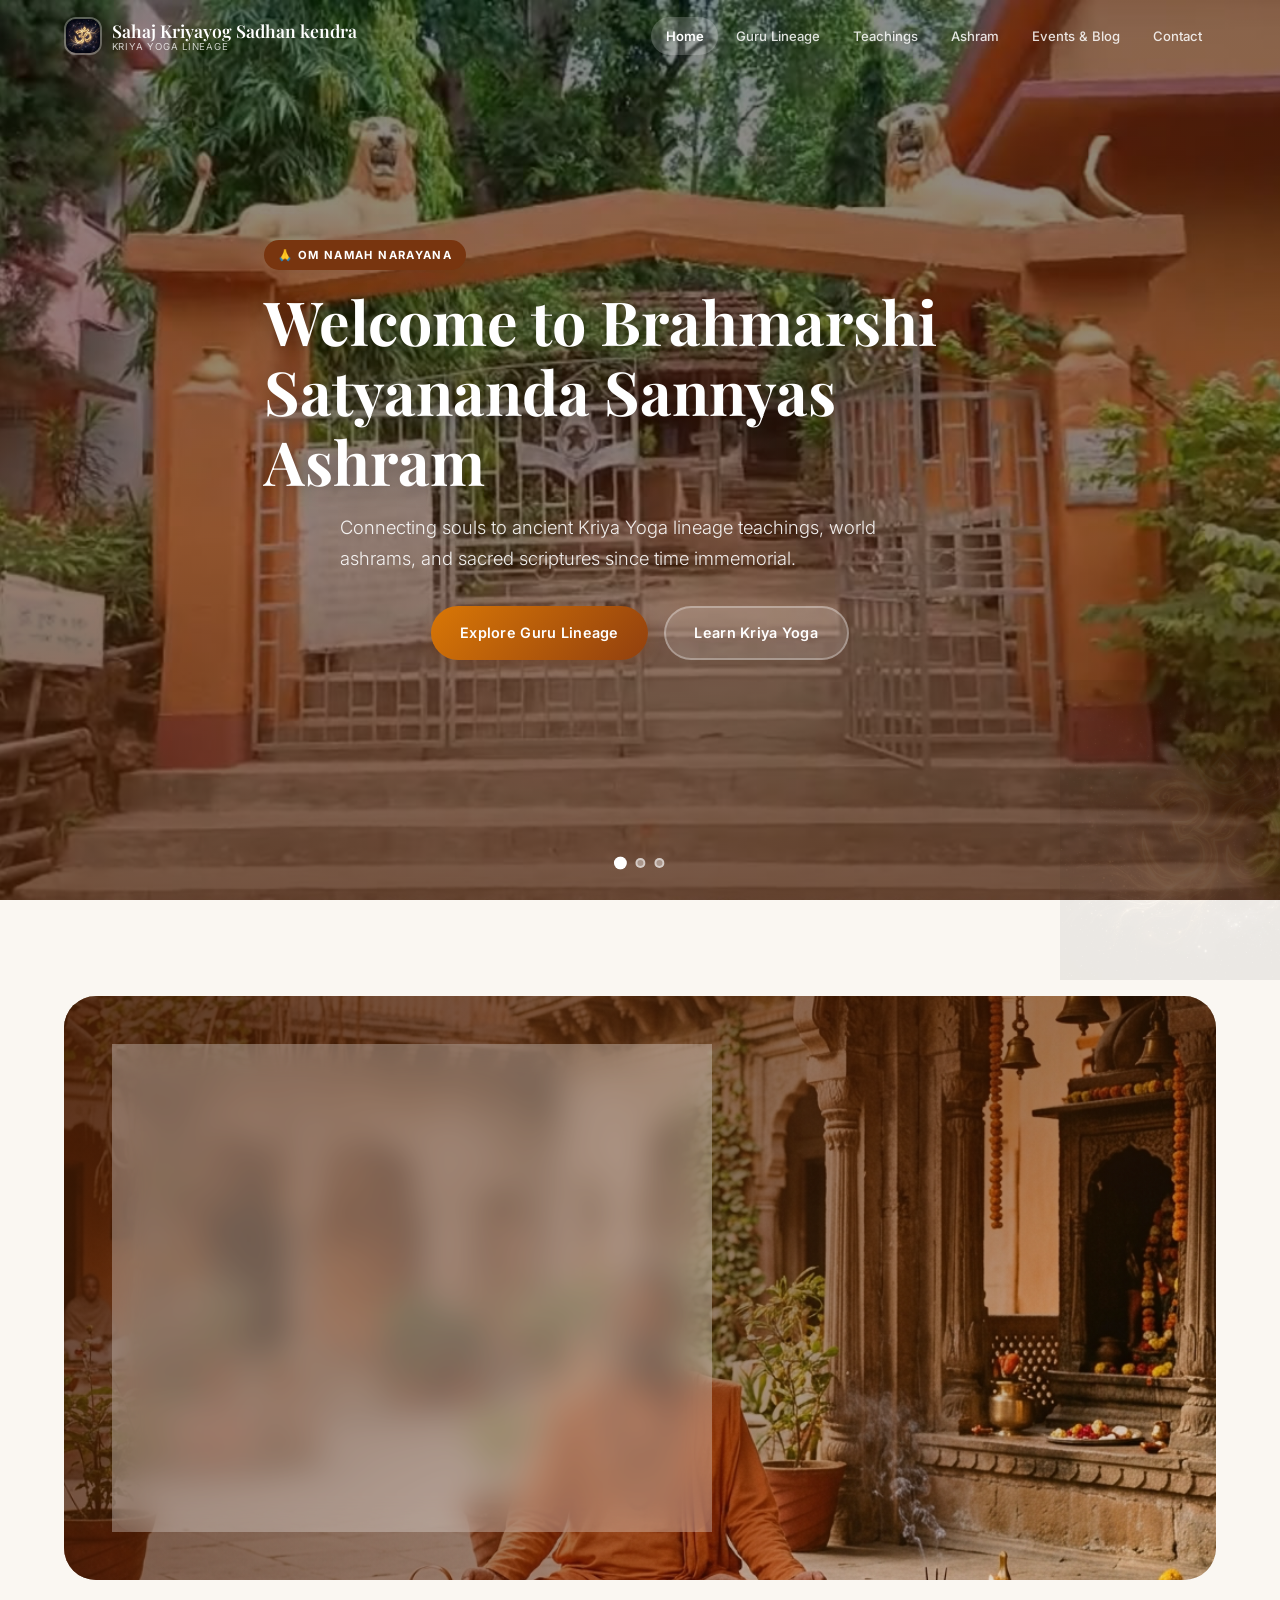
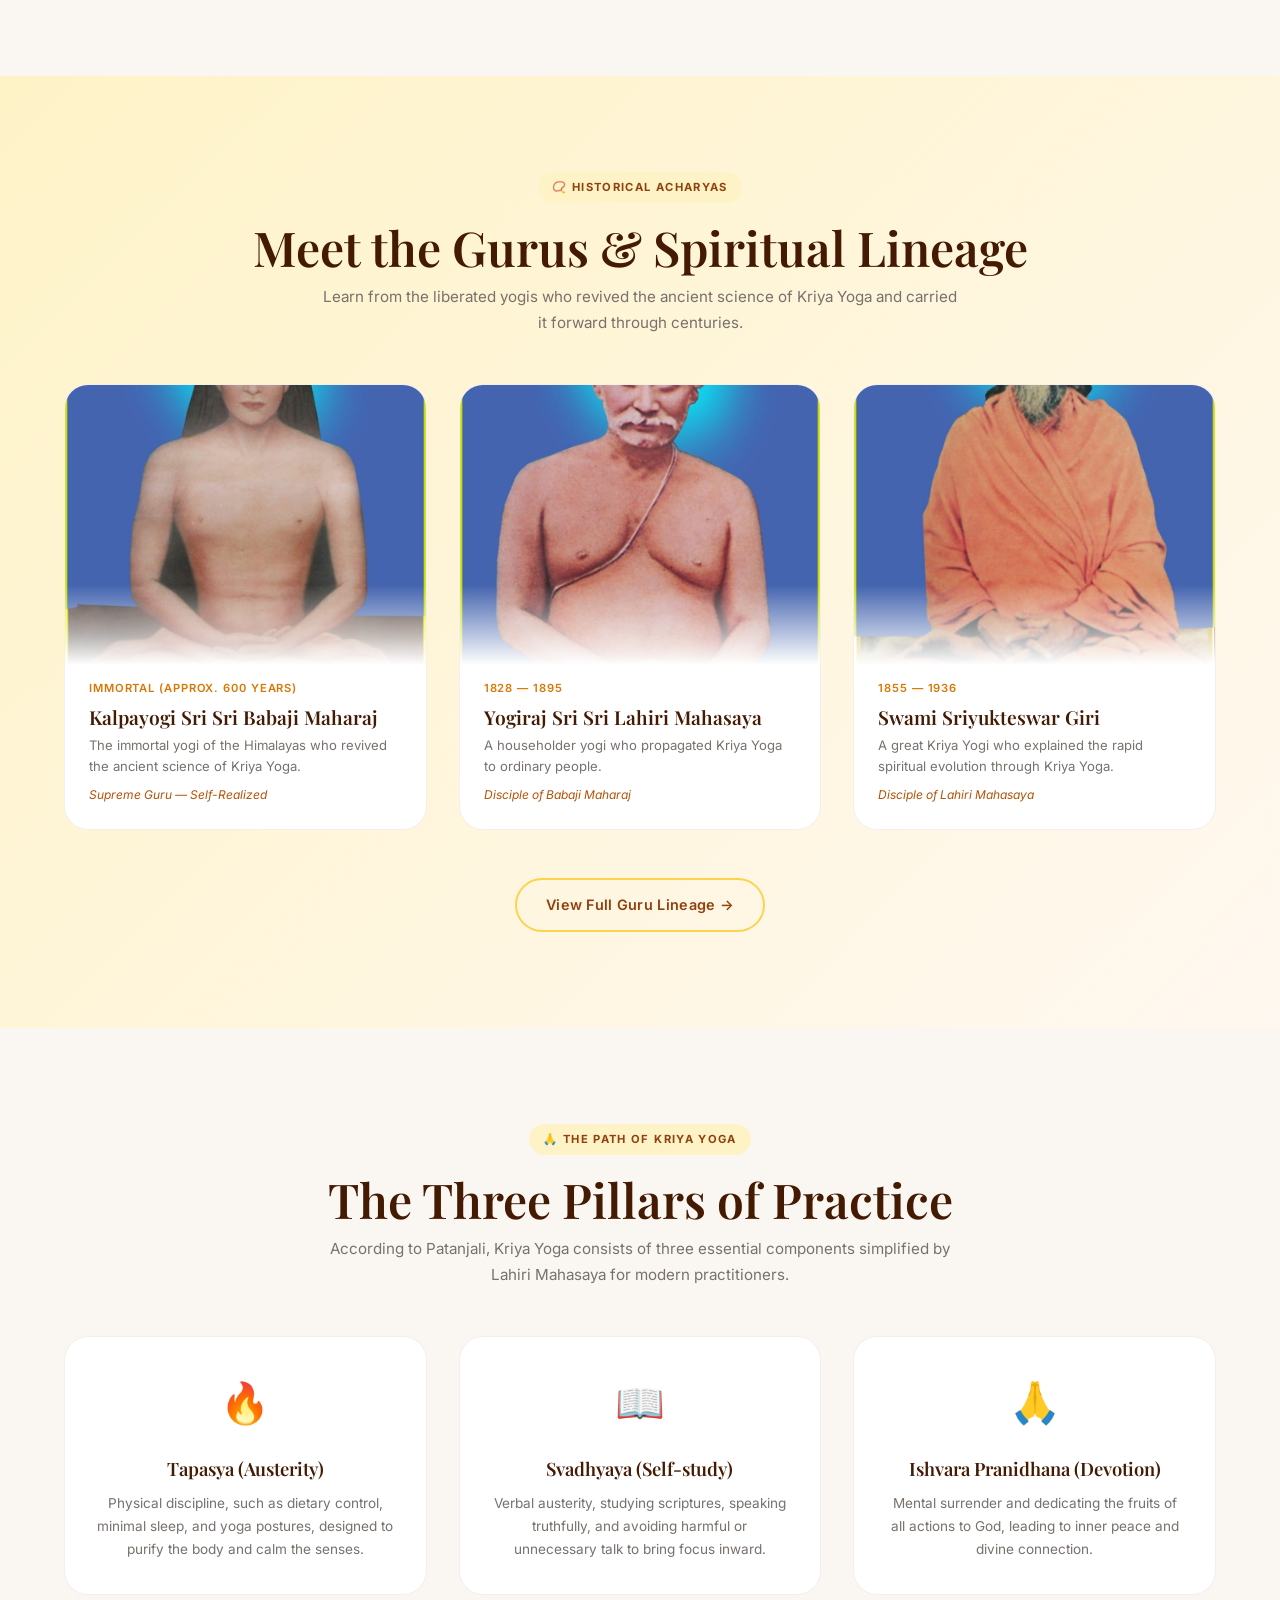
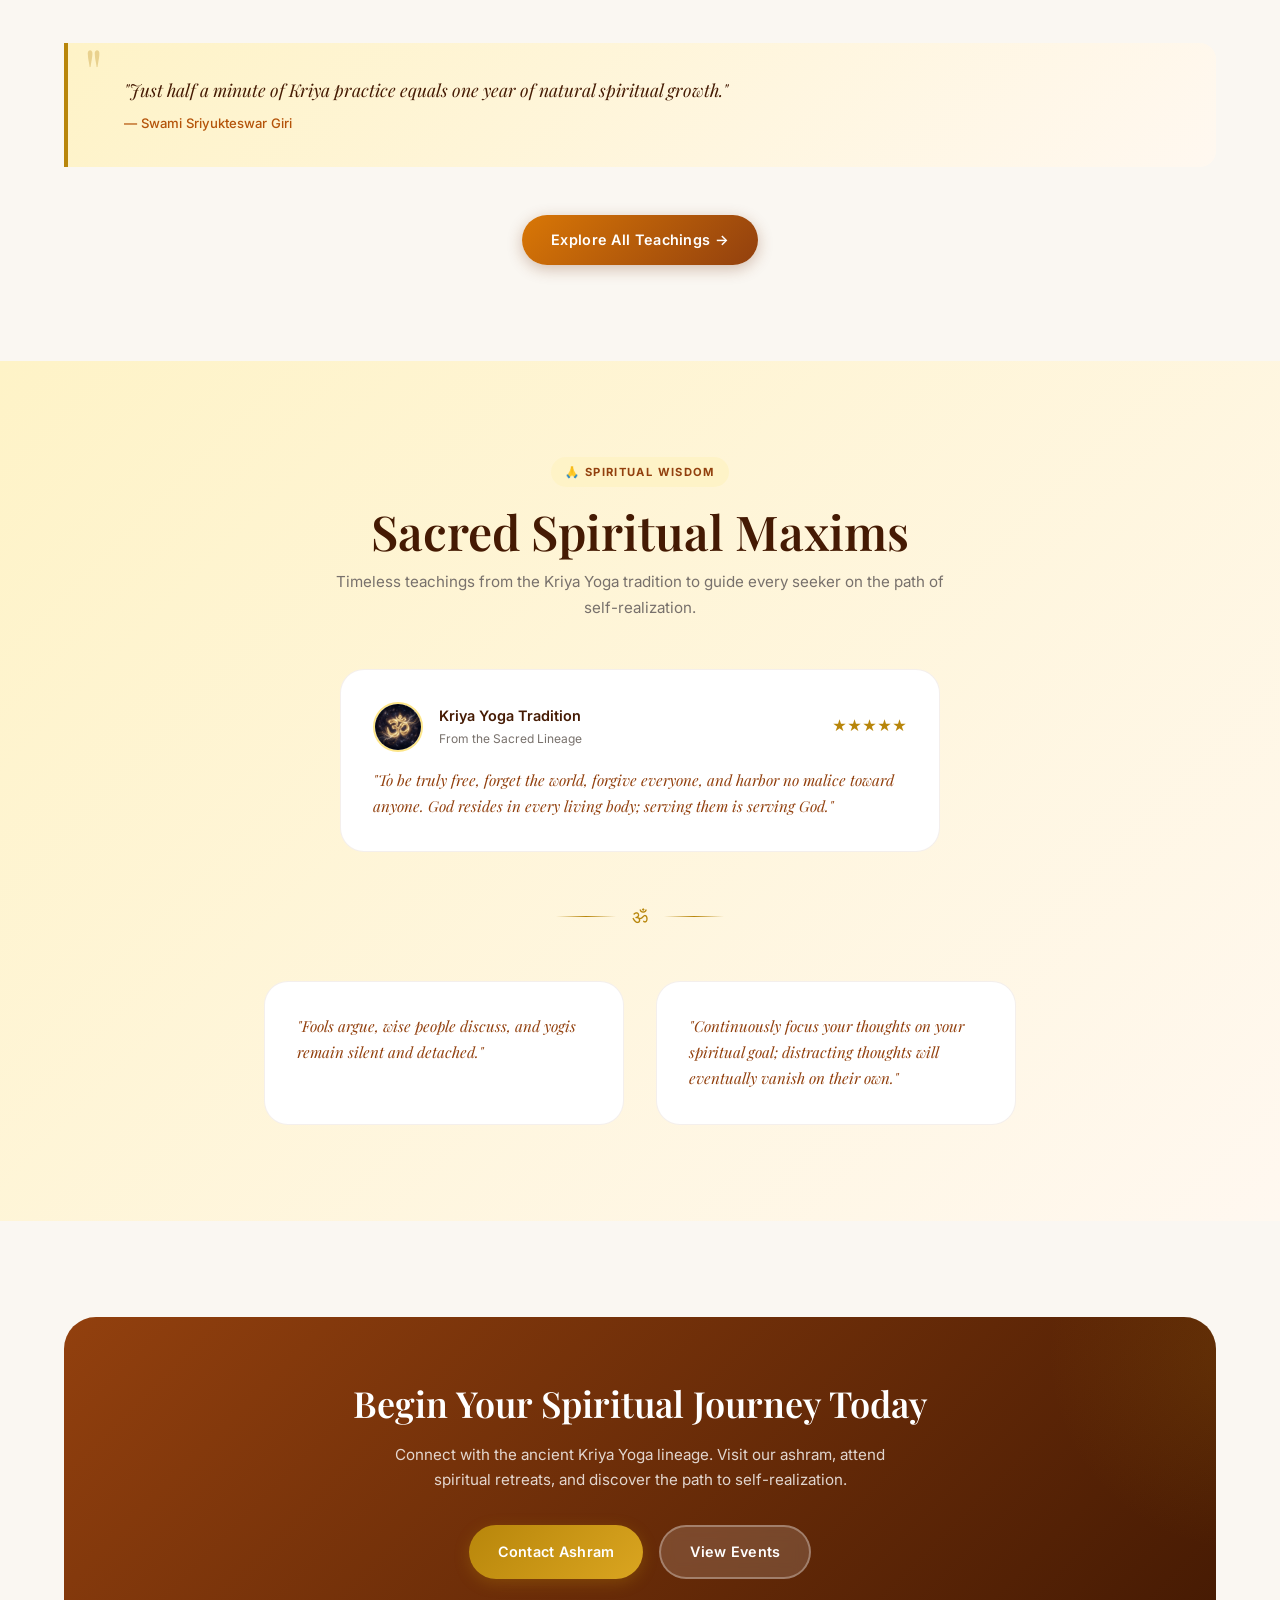
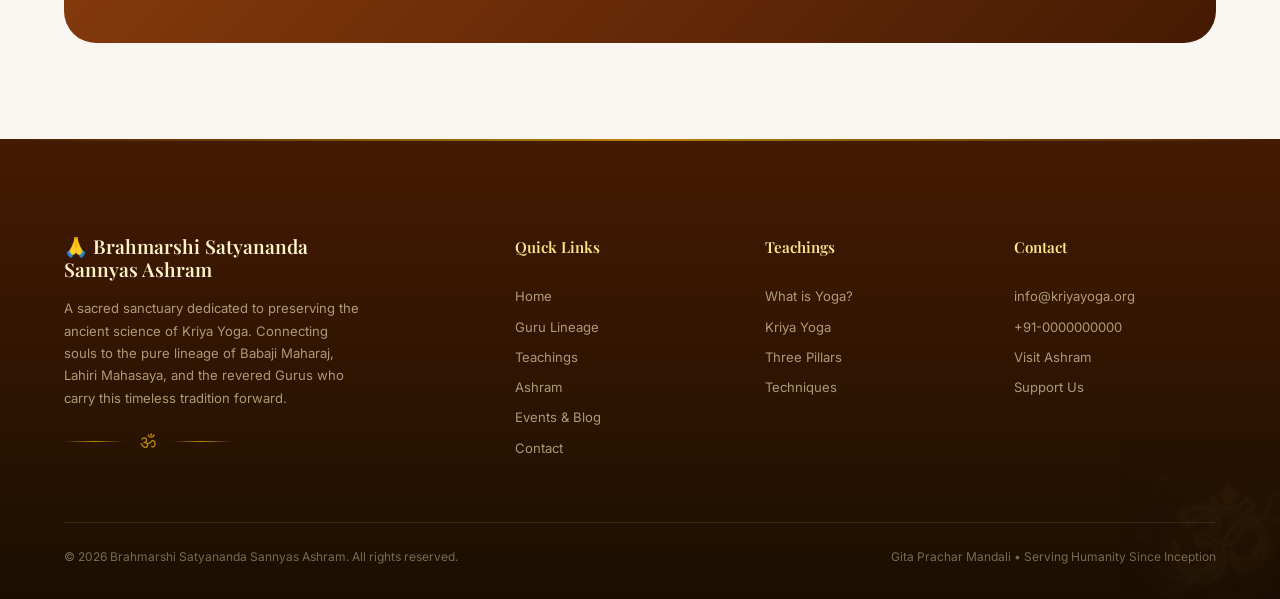
<file: index.html>
<!DOCTYPE html>
<html lang="en">

<head>
  <meta charset="UTF-8" />
  <meta name="viewport" content="width=device-width, initial-scale=1.0" />
  <title>Brahmarshi Satyananda Sannyas Ashram — Kriya Yoga</title>
  <meta name="description"
    content="Welcome to Brahmarshi Satyananda Sannyas Ashram. Connecting souls to the ancient Kriya Yoga lineage teachings, world ashrams, and sacred scriptures." />
  <link rel="stylesheet" href="css/styles.css" />
</head>

<body>

  <main class="main-content">
    <!-- ============ HERO SLIDER ============ -->
    <section class="hero-slider" id="hero-slider">
      <!-- Slide 1 -->
      <div class="hero-slide active" id="slide-1">
        <div class="hero-bg" style="background-image: url('images/brahmarshi_satyananda_sannyas_ashram.png')"></div>
        <div class="hero-content">
          <span class="section-label section-label-dark">🙏 OM NAMAH NARAYANA</span>
          <h1 class="hero-title">Welcome to Brahmarshi Satyananda Sannyas Ashram</h1>
          <p class="hero-subtitle">
            Connecting souls to ancient Kriya Yoga lineage teachings, world ashrams, and sacred scriptures since time
            immemorial.
          </p>
          <div class="hero-actions">
            <a href="about.html" class="btn btn-primary" id="hero-cta-gurus">Explore Guru Lineage</a>
            <a href="teachings.html" class="btn btn-secondary" id="hero-cta-teachings">Learn Kriya Yoga</a>
          </div>
        </div>
        <img src="images/om-symbol.png" alt="" class="hero-om" aria-hidden="true" />
      </div>

      <!-- Slide 2 -->
      <div class="hero-slide" id="slide-2">
        <div class="hero-bg" style="background-image: url('images/ashram-photo.png')"></div>
        <div class="hero-content">
          <span class="section-label section-label-dark">🏛️ Sacred Spaces</span>
          <h1 class="hero-title">Discover Auspicious Sacred Spaces</h1>
          <p class="hero-subtitle">
            Explore the Brahmarshi Satyananda Sannyas Ashram and global spiritual centers dedicated to Kriya Yoga.
          </p>
          <div class="hero-actions">
            <a href="ashram.html" class="btn btn-primary" id="hero-cta-ashram">Visit Ashram</a>
            <a href="contact.html" class="btn btn-secondary" id="hero-cta-contact">Get Directions</a>
          </div>
        </div>
      </div>

      <!-- Slide 3 -->
      <div class="hero-slide" id="slide-3">
        <div class="hero-bg" style="background-image: url('images/kriyayogjigyasha.png')"></div>
        <div class="hero-content">
          <span class="section-label section-label-dark">📖 Sacred Knowledge</span>
          <h1 class="hero-title">Acquire Genuine Spiritual Knowledge</h1>
          <p class="hero-subtitle">
            Access authentic Kriya Yoga books, ancient scriptures, and teachings from the sacred Guru lineage.
          </p>
          <div class="hero-actions">
            <a href="teachings.html" class="btn btn-primary" id="hero-cta-learn">Explore Teachings</a>
            <a href="events.html" class="btn btn-secondary" id="hero-cta-events">Read Articles</a>
          </div>
        </div>
      </div>

      <!-- Slider Dots -->
      <div class="slider-dots" id="slider-dots">
        <span class="slider-dot active" data-slide="0" id="dot-0"></span>
        <span class="slider-dot" data-slide="1" id="dot-1"></span>
        <span class="slider-dot" data-slide="2" id="dot-2"></span>
      </div>
    </section>

    <!-- ============ ABOUT PREVIEW ============ -->
    <section class="section-padding" id="about-preview">
      <div class="container">
        <div class="about-card reveal" style="background-image: url('images/meditation-scene.png')">
          <div class="about-card-overlay"></div>
          <div class="about-card-content">
            <span class="section-label section-label-dark">✨ Our Sacred Purpose & Ashram Heritage</span>
            <h2 class="heading-2" style="color: var(--primary-dark);">An Oasis of Devotion & Vedic Wisdom</h2>
            <p style="font-size: 0.88rem; color: var(--primary-800); line-height: 1.7; font-family: var(--font-serif);">
              Welcome to Brahmarshi Satyananda Sannyas Ashram, a sacred sanctuary dedicated to keeping the flame of
              ancient Kriya Yoga teachings alive. Under the supreme guidance of Babaji Maharaj and our revered gurus, we
              cultivate spiritual education and help seekers from all walks of life awaken inner peace.
            </p>
            <div class="feature-grid">
              <div class="feature-item">
                <span class="feature-icon">🧘‍♂️</span>
                <div>
                  <div class="feature-title">Spiritual Contemplation</div>
                  <div class="feature-desc">Daily Kriya Yoga practice and discourses from timeless scriptures.</div>
                </div>
              </div>
              <div class="feature-item">
                <span class="feature-icon">🍲</span>
                <div>
                  <div class="feature-title">Grand Prasadam Seva</div>
                  <div class="feature-desc">Sanctified vegetarian meals served daily to all spiritual pilgrims.</div>
                </div>
              </div>
              <div class="feature-item">
                <span class="feature-icon">🐄</span>
                <div>
                  <div class="feature-title">Holy Cow Protection</div>
                  <div class="feature-desc">Nurturing indigenous breeds with veterinary care in our Goshala.</div>
                </div>
              </div>
              <div class="feature-item">
                <span class="feature-icon">📖</span>
                <div>
                  <div class="feature-title">Knowledge Distribution</div>
                  <div class="feature-desc">Authentic spiritual books for self-realization and inner growth.</div>
                </div>
              </div>
            </div>
          </div>
        </div>
      </div>
    </section>

    <!-- ============ FEATURED GURUS ============ -->
    <section class="section-padding" style="background: linear-gradient(135deg, var(--primary-100), var(--bg-cream));"
      id="featured-gurus">
      <div class="container">
        <div class="section-header reveal">
          <span class="section-label">📿 Historical Acharyas</span>
          <h2 class="heading-1">Meet the Gurus & Spiritual Lineage</h2>
          <p class="subheading">
            Learn from the liberated yogis who revived the ancient science of Kriya Yoga and carried it forward through
            centuries.
          </p>
        </div>

        <div class="grid-3" id="guru-cards">
          <!-- Guru 1: Babaji -->
          <div class="guru-card reveal" id="guru-babaji">
            <div class="guru-card-img-wrapper">
              <img src="images/kalpayogi_sri_sri_babaji_maharaj.png" alt="Babaji Maharaj" class="guru-card-img" />
            </div>
            <div class="guru-card-body">
              <span class="guru-card-era">Immortal (approx. 600 years)</span>
              <h3 class="guru-card-name">Kalpayogi Sri Sri Babaji Maharaj</h3>
              <p class="guru-card-summary">The immortal yogi of the Himalayas who revived the ancient science of Kriya
                Yoga.</p>
              <p class="guru-card-disciple">Supreme Guru — Self-Realized</p>
            </div>
          </div>

          <!-- Guru 2: Lahiri Mahasaya -->
          <div class="guru-card reveal" id="guru-lahiri">
            <div class="guru-card-img-wrapper">
              <img src="images/yogiraj_sri_sri_lahiri_mahasaya.png" alt="Lahiri Mahasaya" class="guru-card-img" />
            </div>
            <div class="guru-card-body">
              <span class="guru-card-era">1828 — 1895</span>
              <h3 class="guru-card-name">Yogiraj Sri Sri Lahiri Mahasaya</h3>
              <p class="guru-card-summary">A householder yogi who propagated Kriya Yoga to ordinary people.</p>
              <p class="guru-card-disciple">Disciple of Babaji Maharaj</p>
            </div>
          </div>

          <!-- Guru 3: Sriyukteswar -->
          <div class="guru-card reveal" id="guru-sriyukteswar">
            <div class="guru-card-img-wrapper">
              <img src="images/swami_satyanand_yogi.png" alt="Swami Sriyukteswar Giri" class="guru-card-img" />
            </div>
            <div class="guru-card-body">
              <span class="guru-card-era">1855 — 1936</span>
              <h3 class="guru-card-name">Swami Sriyukteswar Giri</h3>
              <p class="guru-card-summary">A great Kriya Yogi who explained the rapid spiritual evolution through Kriya
                Yoga.</p>
              <p class="guru-card-disciple">Disciple of Lahiri Mahasaya</p>
            </div>
          </div>
        </div>

        <div class="text-center" style="margin-top: var(--space-2xl);">
          <a href="about.html" class="btn btn-outline reveal" id="view-all-gurus">View Full Guru Lineage →</a>
        </div>
      </div>
    </section>

    <!-- ============ THREE PILLARS HIGHLIGHT ============ -->
    <section class="section-padding" id="three-pillars-preview">
      <div class="container">
        <div class="section-header reveal">
          <span class="section-label">🙏 The Path of Kriya Yoga</span>
          <h2 class="heading-1">The Three Pillars of Practice</h2>
          <p class="subheading">
            According to Patanjali, Kriya Yoga consists of three essential components simplified by Lahiri Mahasaya for
            modern practitioners.
          </p>
        </div>

        <div class="grid-3" id="pillars-grid">
          <div class="teaching-card reveal" id="pillar-tapasya">
            <span class="teaching-card-icon">🔥</span>
            <h3 class="teaching-card-title">Tapasya (Austerity)</h3>
            <p class="teaching-card-desc">Physical discipline, such as dietary control, minimal sleep, and yoga
              postures, designed to purify the body and calm the senses.</p>
          </div>
          <div class="teaching-card reveal" id="pillar-svadhyaya">
            <span class="teaching-card-icon">📖</span>
            <h3 class="teaching-card-title">Svadhyaya (Self-study)</h3>
            <p class="teaching-card-desc">Verbal austerity, studying scriptures, speaking truthfully, and avoiding
              harmful or unnecessary talk to bring focus inward.</p>
          </div>
          <div class="teaching-card reveal" id="pillar-ishvara">
            <span class="teaching-card-icon">🙏</span>
            <h3 class="teaching-card-title">Ishvara Pranidhana (Devotion)</h3>
            <p class="teaching-card-desc">Mental surrender and dedicating the fruits of all actions to God, leading to
              inner peace and divine connection.</p>
          </div>
        </div>

        <div class="quote-block reveal" id="sriyukteswar-quote">
          <p>"Just half a minute of Kriya practice equals one year of natural spiritual growth."</p>
          <cite>— Swami Sriyukteswar Giri</cite>
        </div>

        <div class="text-center">
          <a href="teachings.html" class="btn btn-primary reveal" id="explore-teachings-cta">Explore All Teachings →</a>
        </div>
      </div>
    </section>

    <!-- ============ TESTIMONIAL ============ -->
    <section class="section-padding" style="background: linear-gradient(135deg, var(--primary-100), var(--bg-cream));"
      id="testimonial-section">
      <div class="container">
        <div class="section-header reveal">
          <span class="section-label">🙏 Spiritual Wisdom</span>
          <h2 class="heading-1">Sacred Spiritual Maxims</h2>
          <p class="subheading">
            Timeless teachings from the Kriya Yoga tradition to guide every seeker on the path of self-realization.
          </p>
        </div>

        <div class="testimonial-card reveal" id="testimonial-1">
          <div class="testimonial-header">
            <img src="images/om-symbol.png" alt="Spiritual Seeker" class="testimonial-avatar" />
            <div>
              <div class="testimonial-name">Kriya Yoga Tradition</div>
              <div class="testimonial-location">From the Sacred Lineage</div>
            </div>
            <div class="testimonial-stars">★★★★★</div>
          </div>
          <p class="testimonial-text">
            "To be truly free, forget the world, forgive everyone, and harbor no malice toward anyone. God resides in
            every living body; serving them is serving God."
          </p>
        </div>

        <div class="gold-separator reveal">
          <span class="om">ॐ</span>
        </div>

        <div class="grid-2 container-narrow reveal" id="maxims-grid" style="max-width: 800px; margin: 0 auto;">
          <div class="teaching-card" style="text-align: left;">
            <p class="teaching-card-desc"
              style="font-family: var(--font-serif); font-style: italic; font-size: 0.95rem; color: var(--primary-800);">
              "Fools argue, wise people discuss, and yogis remain silent and detached."
            </p>
          </div>
          <div class="teaching-card" style="text-align: left;">
            <p class="teaching-card-desc"
              style="font-family: var(--font-serif); font-style: italic; font-size: 0.95rem; color: var(--primary-800);">
              "Continuously focus your thoughts on your spiritual goal; distracting thoughts will eventually vanish on
              their own."
            </p>
          </div>
        </div>
      </div>
    </section>

    <!-- ============ CTA BANNER ============ -->
    <section class="section-padding" id="cta-section">
      <div class="container">
        <div class="cta-banner reveal" id="main-cta">
          <h2 class="heading-2">Begin Your Spiritual Journey Today</h2>
          <p>
            Connect with the ancient Kriya Yoga lineage. Visit our ashram, attend spiritual retreats, and discover the
            path to self-realization.
          </p>
          <div class="hero-actions">
            <a href="contact.html" class="btn btn-gold" id="cta-contact">Contact Ashram</a>
            <a href="events.html" class="btn btn-secondary" id="cta-events">View Events</a>
          </div>
        </div>
      </div>
    </section>
  </main>

  <script src="js/main.js"></script>
  <script src="js/home.js"></script>
</body>

</html>
</file>
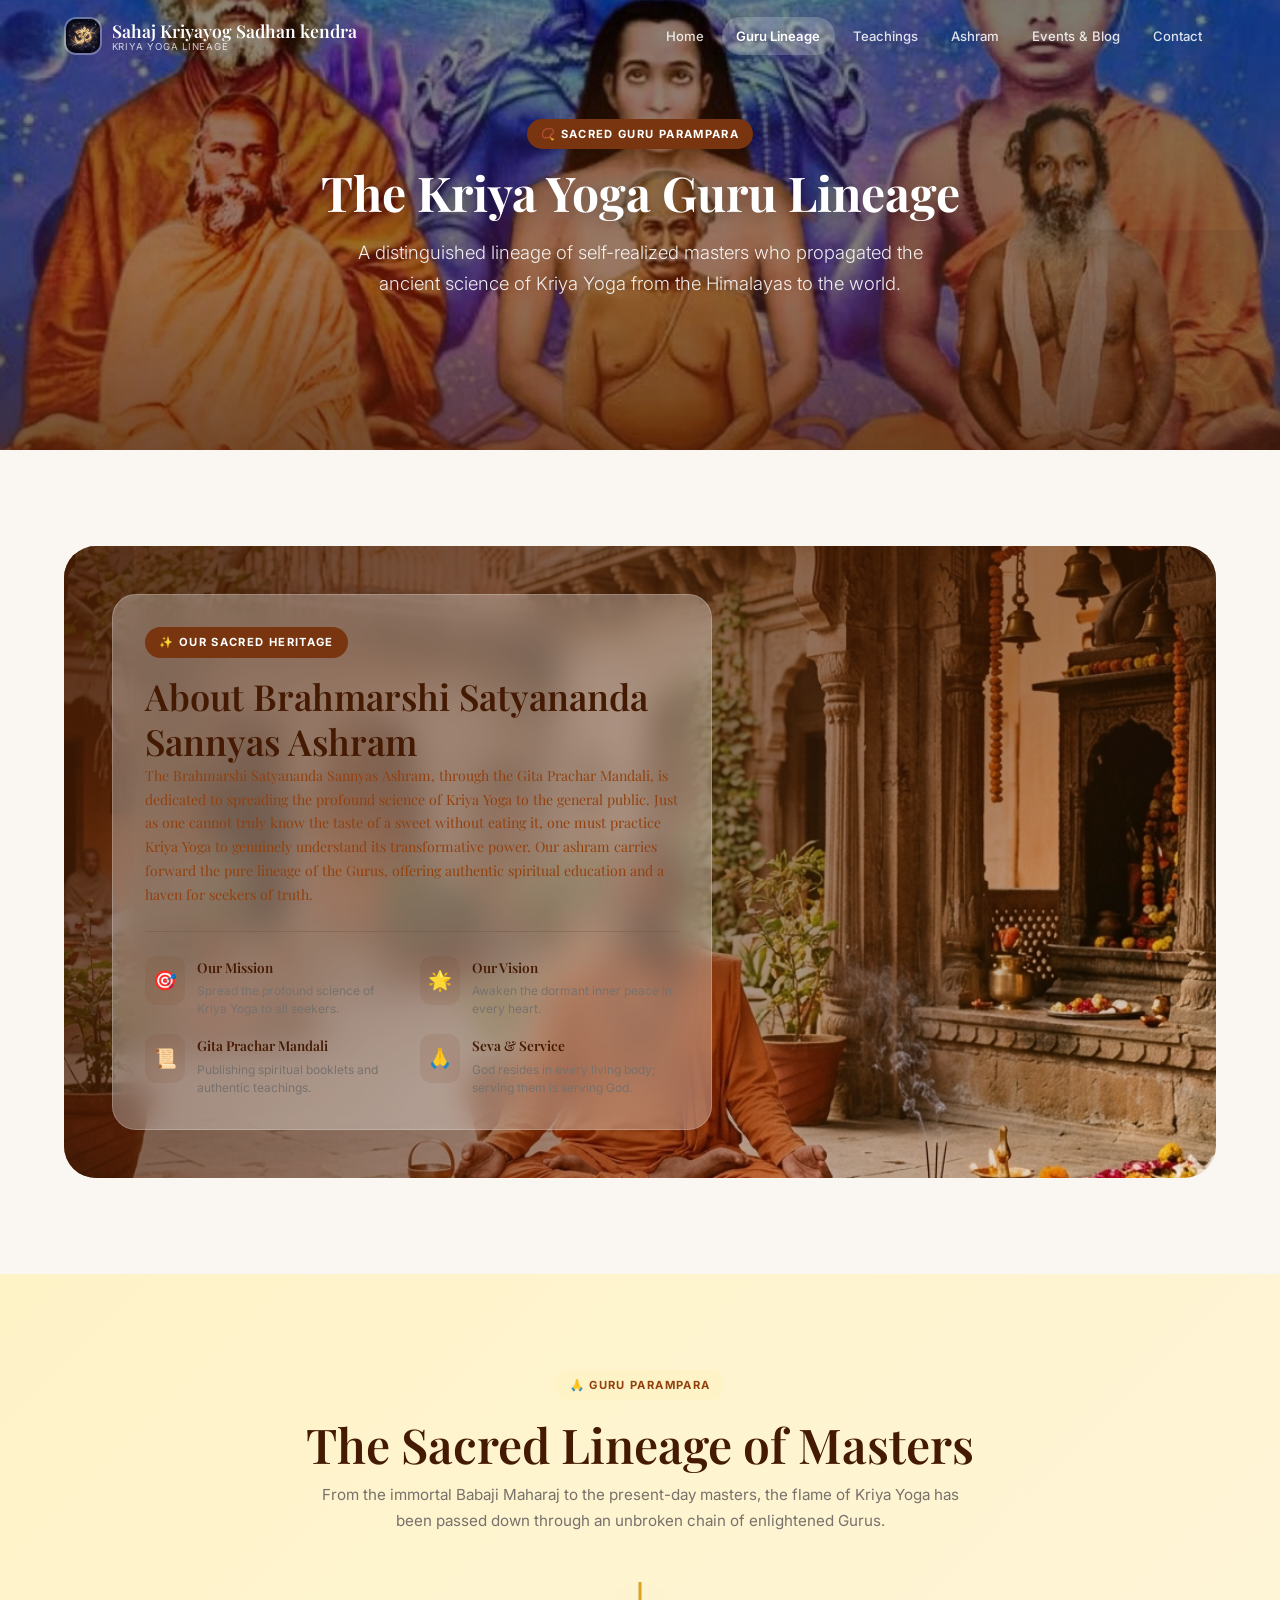
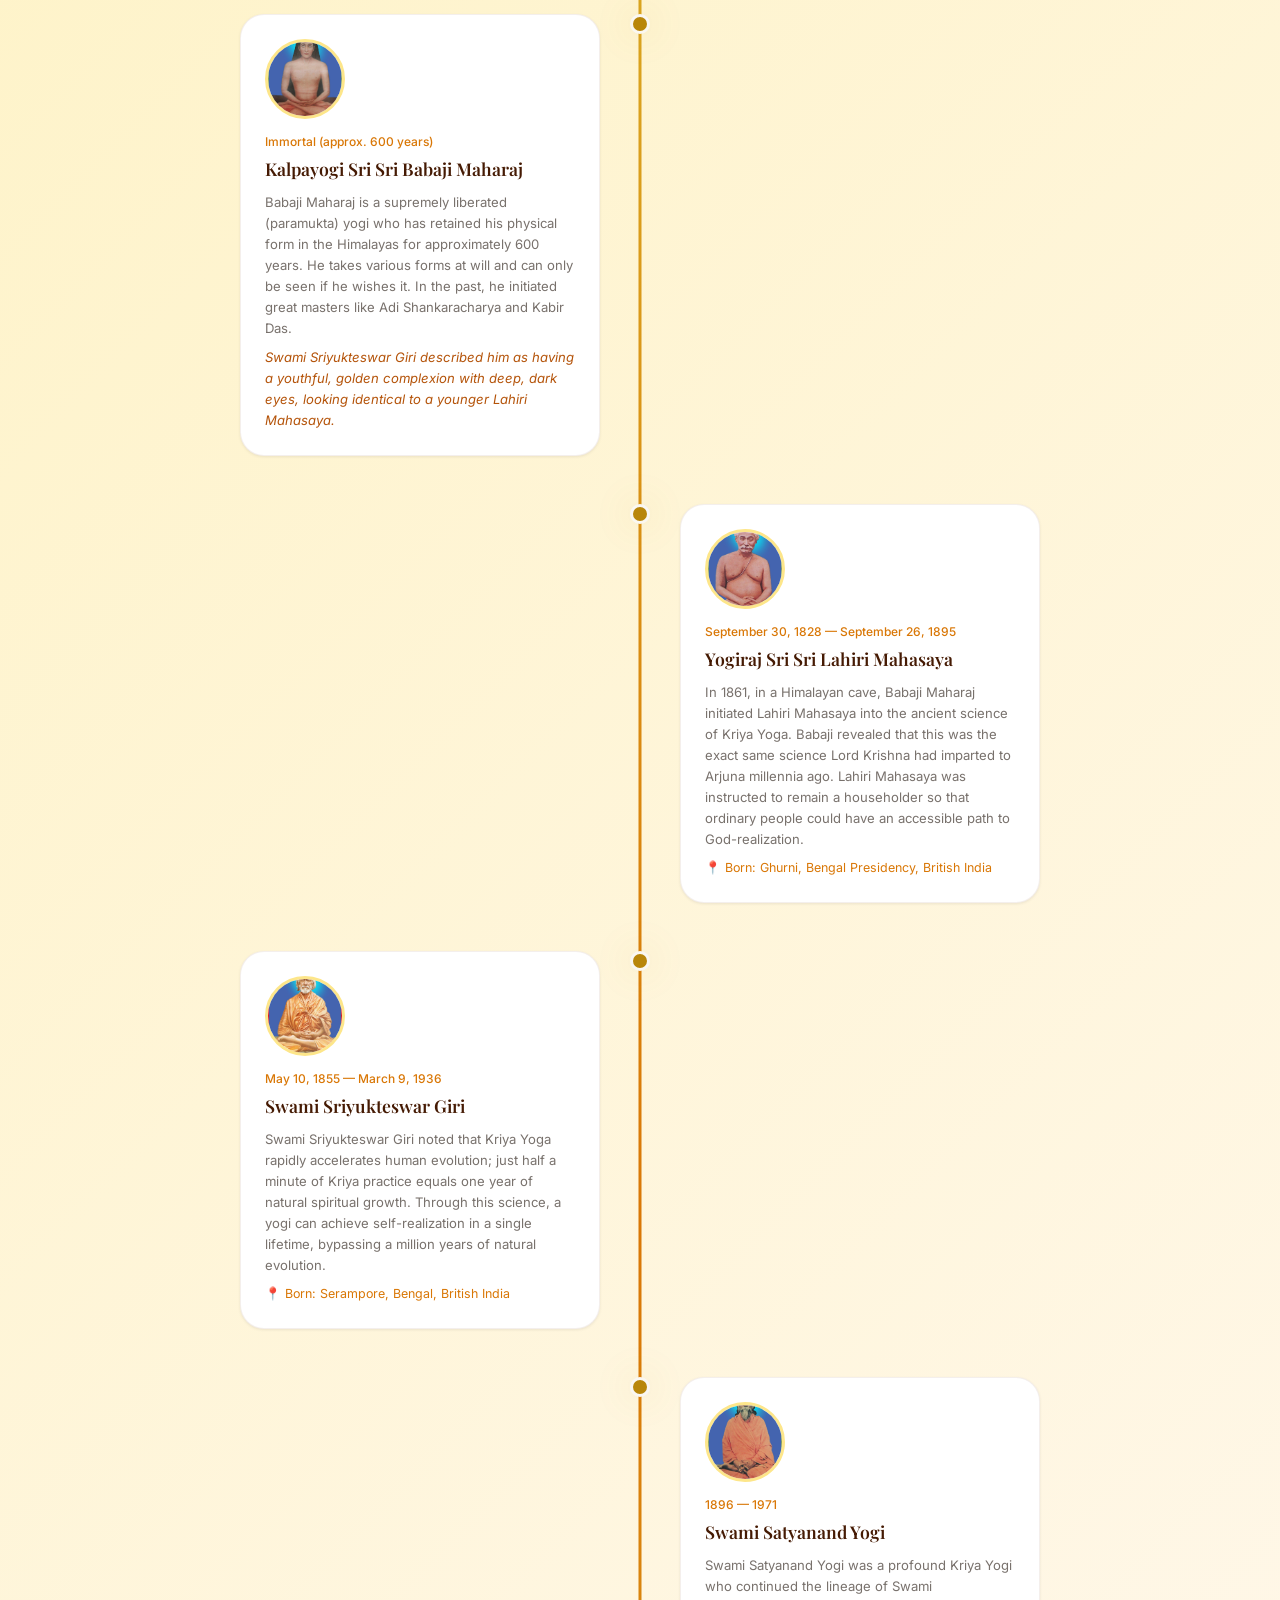
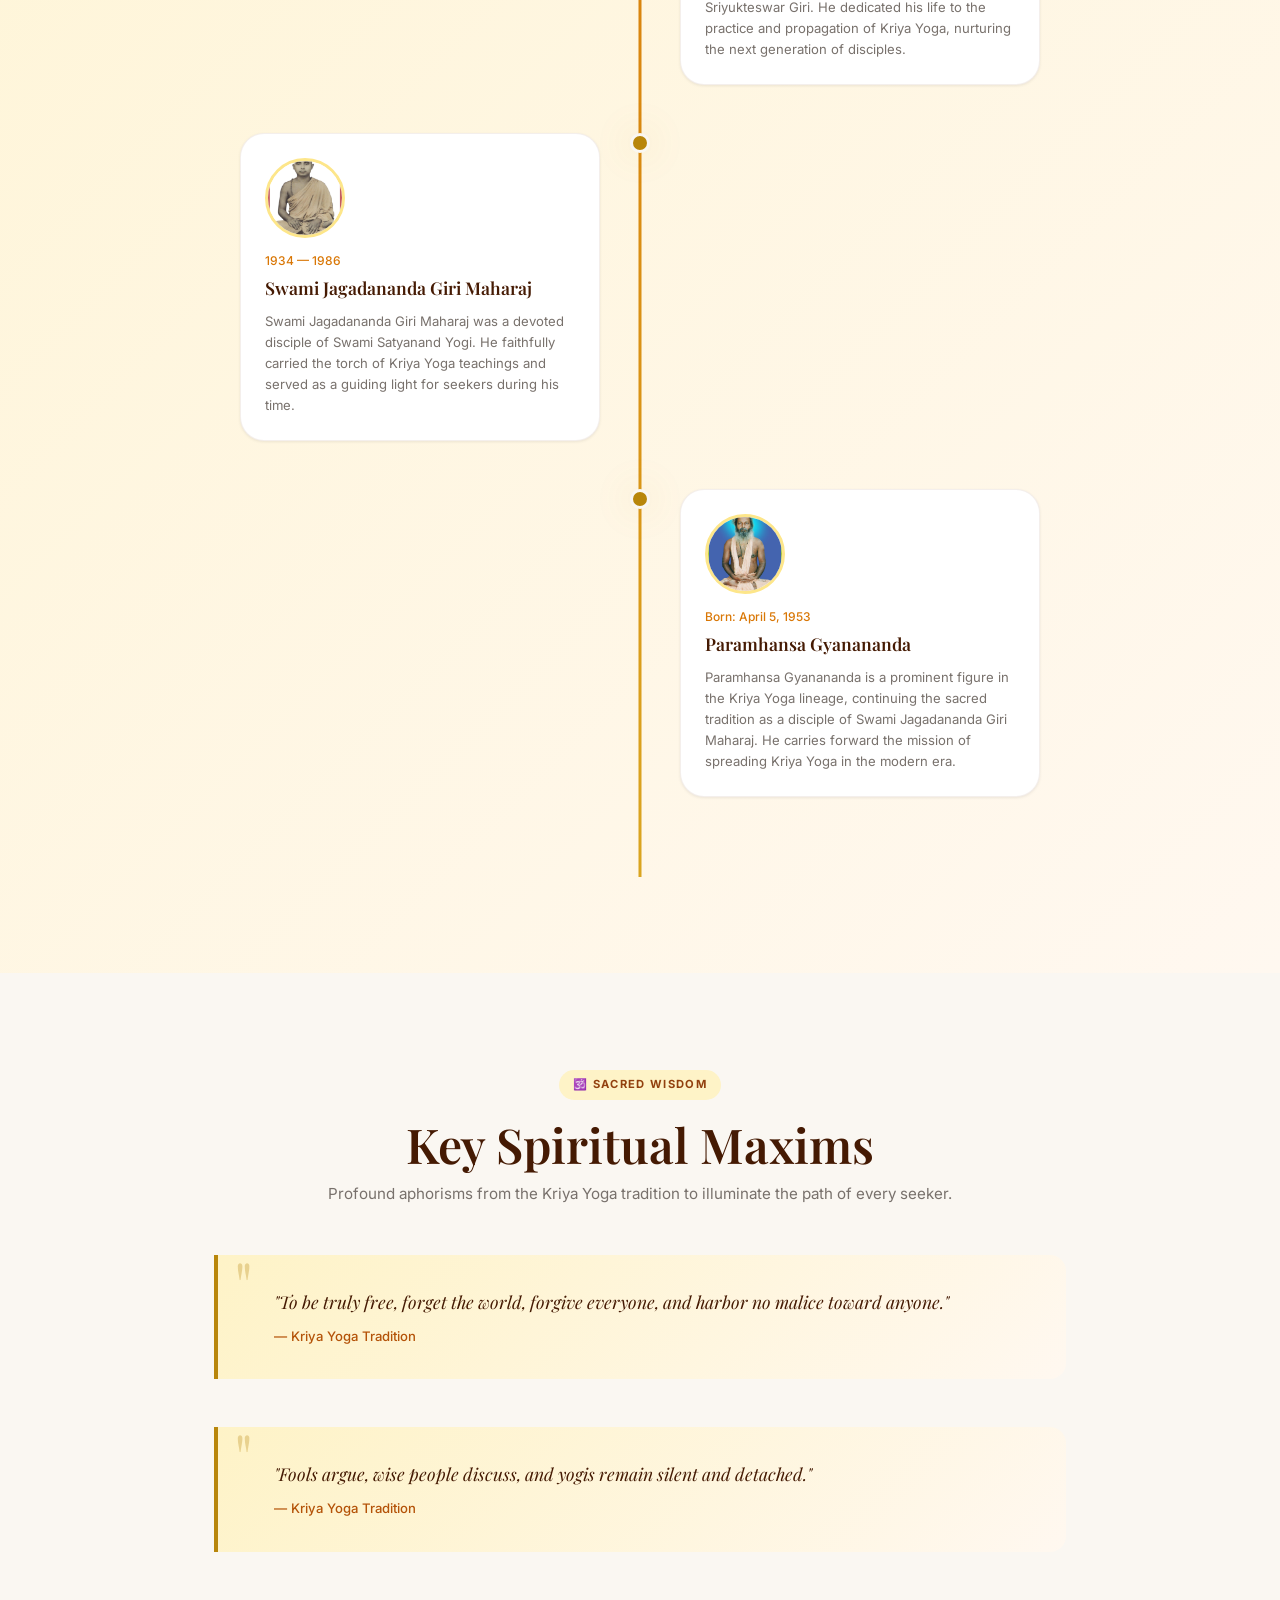
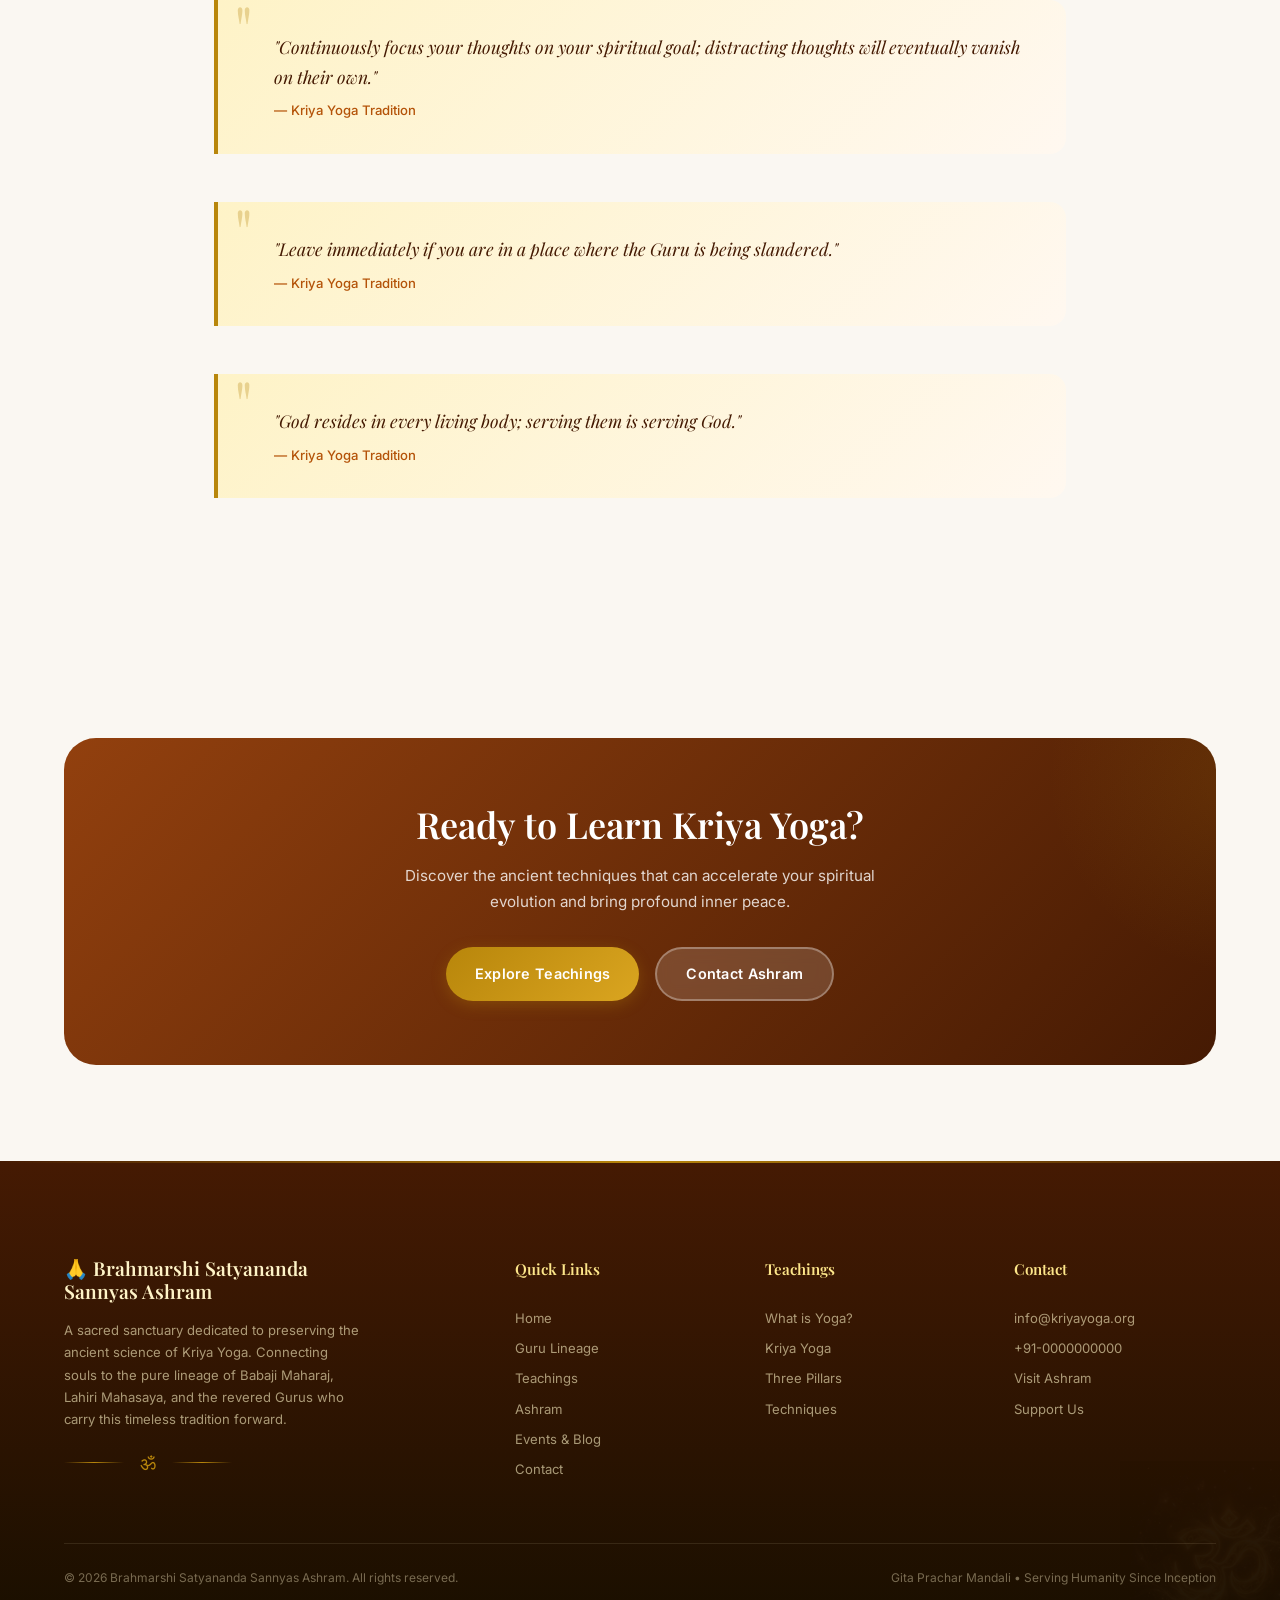
<file: about.html>
<!DOCTYPE html>
<html lang="en">

<head>
  <meta charset="UTF-8" />
  <meta name="viewport" content="width=device-width, initial-scale=1.0" />
  <title>Guru Lineage — Brahmarshi Satyananda Sannyas Ashram</title>
  <meta name="description"
    content="Explore the sacred Kriya Yoga guru lineage from Babaji Maharaj to Paramhansa Gyanananda. Discover the spiritual masters who carried forward this ancient tradition." />
  <link rel="stylesheet" href="css/styles.css" />
</head>

<body>

  <main class="main-content">
    <!-- ============ HERO ============ -->
    <section class="hero hero-inner" id="about-hero">
      <div class="hero-bg" style="background-image: url('images/guru_lineage.png')"></div>
      <div class="hero-content">
        <span class="section-label section-label-dark">📿 Sacred Guru Parampara</span>
        <h1 class="hero-title">The Kriya Yoga Guru Lineage</h1>
        <p class="hero-subtitle">
          A distinguished lineage of self-realized masters who propagated the ancient science of Kriya Yoga from the
          Himalayas to the world.
        </p>
      </div>
      <img src="images/om-symbol.png" alt="" class="hero-om" aria-hidden="true" />
    </section>

    <!-- ============ ABOUT THE ASHRAM ============ -->
    <section class="section-padding" id="about-ashram">
      <div class="container">
        <div class="about-card reveal" style="background-image: url('images/meditation-scene.png')">
          <div class="about-card-overlay"></div>
          <div class="about-card-content">
            <span class="section-label section-label-dark">✨ Our Sacred Heritage</span>
            <h2 class="heading-2" style="color: var(--primary-dark);">About Brahmarshi Satyananda Sannyas Ashram</h2>
            <p style="font-size: 0.88rem; color: var(--primary-800); line-height: 1.7; font-family: var(--font-serif);">
              The Brahmarshi Satyananda Sannyas Ashram, through the Gita Prachar Mandali, is dedicated to spreading the
              profound science of Kriya Yoga to the general public. Just as one cannot truly know the taste of a sweet
              without eating it, one must practice Kriya Yoga to genuinely understand its transformative power. Our
              ashram carries forward the pure lineage of the Gurus, offering authentic spiritual education and a haven
              for seekers of truth.
            </p>
            <div class="feature-grid">
              <div class="feature-item">
                <span class="feature-icon">🎯</span>
                <div>
                  <div class="feature-title">Our Mission</div>
                  <div class="feature-desc">Spread the profound science of Kriya Yoga to all seekers.</div>
                </div>
              </div>
              <div class="feature-item">
                <span class="feature-icon">🌟</span>
                <div>
                  <div class="feature-title">Our Vision</div>
                  <div class="feature-desc">Awaken the dormant inner peace in every heart.</div>
                </div>
              </div>
              <div class="feature-item">
                <span class="feature-icon">📜</span>
                <div>
                  <div class="feature-title">Gita Prachar Mandali</div>
                  <div class="feature-desc">Publishing spiritual booklets and authentic teachings.</div>
                </div>
              </div>
              <div class="feature-item">
                <span class="feature-icon">🙏</span>
                <div>
                  <div class="feature-title">Seva & Service</div>
                  <div class="feature-desc">God resides in every living body; serving them is serving God.</div>
                </div>
              </div>
            </div>
          </div>
        </div>
      </div>
    </section>

    <!-- ============ GURU LINEAGE TIMELINE ============ -->
    <section class="section-padding" style="background: linear-gradient(135deg, var(--primary-100), var(--bg-cream));"
      id="lineage-section">
      <div class="container">
        <div class="section-header reveal">
          <span class="section-label">🙏 Guru Parampara</span>
          <h2 class="heading-1">The Sacred Lineage of Masters</h2>
          <p class="subheading">
            From the immortal Babaji Maharaj to the present-day masters, the flame of Kriya Yoga has been passed down
            through an unbroken chain of enlightened Gurus.
          </p>
        </div>

        <div class="lineage-timeline" id="lineage-timeline">
          <!-- Guru 1: Babaji -->
          <div class="lineage-item reveal" id="lineage-babaji">
            <div class="lineage-dot"></div>
            <div class="lineage-content">
              <img src="images/kalpayogi_sri_sri_babaji_maharaj.png" alt="Babaji Maharaj" class="lineage-img" />
              <span class="lineage-era">Immortal (approx. 600 years)</span>
              <h3 class="lineage-name">Kalpayogi Sri Sri Babaji Maharaj</h3>
              <p class="lineage-bio">
                Babaji Maharaj is a supremely liberated (paramukta) yogi who has retained his physical form in the
                Himalayas for approximately 600 years. He takes various forms at will and can only be seen if he wishes
                it. In the past, he initiated great masters like Adi Shankaracharya and Kabir Das.
              </p>
              <p class="lineage-bio" style="margin-top: 0.5rem; font-style: italic; color: var(--primary-700);">
                Swami Sriyukteswar Giri described him as having a youthful, golden complexion with deep, dark eyes,
                looking identical to a younger Lahiri Mahasaya.
              </p>
            </div>
          </div>

          <!-- Guru 2: Lahiri Mahasaya -->
          <div class="lineage-item reveal" id="lineage-lahiri">
            <div class="lineage-dot"></div>
            <div class="lineage-content">
              <img src="images/yogiraj_sri_sri_lahiri_mahasaya.png" alt="Lahiri Mahasaya" class="lineage-img" />
              <span class="lineage-era">September 30, 1828 — September 26, 1895</span>
              <h3 class="lineage-name">Yogiraj Sri Sri Lahiri Mahasaya</h3>
              <p class="lineage-bio">
                In 1861, in a Himalayan cave, Babaji Maharaj initiated Lahiri Mahasaya into the ancient science of Kriya
                Yoga. Babaji revealed that this was the exact same science Lord Krishna had imparted to Arjuna millennia
                ago. Lahiri Mahasaya was instructed to remain a householder so that ordinary people could have an
                accessible path to God-realization.
              </p>
              <p class="lineage-bio" style="font-size: 0.78rem; color: var(--accent); margin-top: 0.5rem;">
                📍 Born: Ghurni, Bengal Presidency, British India
              </p>
            </div>
          </div>

          <!-- Guru 3: Sriyukteswar -->
          <div class="lineage-item reveal" id="lineage-sriyukteswar">
            <div class="lineage-dot"></div>
            <div class="lineage-content">
              <img src="images/swami_sriyukteswar_giri.png" alt="Swami Sriyukteswar Giri" class="lineage-img" />
              <span class="lineage-era">May 10, 1855 — March 9, 1936</span>
              <h3 class="lineage-name">Swami Sriyukteswar Giri</h3>
              <p class="lineage-bio">
                Swami Sriyukteswar Giri noted that Kriya Yoga rapidly accelerates human evolution; just half a minute of
                Kriya practice equals one year of natural spiritual growth. Through this science, a yogi can achieve
                self-realization in a single lifetime, bypassing a million years of natural evolution.
              </p>
              <p class="lineage-bio" style="font-size: 0.78rem; color: var(--accent); margin-top: 0.5rem;">
                📍 Born: Serampore, Bengal, British India
              </p>
            </div>
          </div>

          <!-- Guru 4: Satyanand -->
          <div class="lineage-item reveal" id="lineage-satyanand">
            <div class="lineage-dot"></div>
            <div class="lineage-content">
              <img src="images/swami_satyanand_yogi.png" alt="Swami Satyanand Yogi" class="lineage-img" />
              <span class="lineage-era">1896 — 1971</span>
              <h3 class="lineage-name">Swami Satyanand Yogi</h3>
              <p class="lineage-bio">
                Swami Satyanand Yogi was a profound Kriya Yogi who continued the lineage of Swami Sriyukteswar Giri. He
                dedicated his life to the practice and propagation of Kriya Yoga, nurturing the next generation of
                disciples.
              </p>
            </div>
          </div>

          <!-- Guru 5: Jagadananda Giri -->
          <div class="lineage-item reveal" id="lineage-jagadananda">
            <div class="lineage-dot"></div>
            <div class="lineage-content">
              <img src="images/swami_jagadananda_giri_maharaj.png" alt="Swami Jagadananda Giri Maharaj"
                class="lineage-img" />
              <span class="lineage-era">1934 — 1986</span>
              <h3 class="lineage-name">Swami Jagadananda Giri Maharaj</h3>
              <p class="lineage-bio">
                Swami Jagadananda Giri Maharaj was a devoted disciple of Swami Satyanand Yogi. He faithfully carried the
                torch of Kriya Yoga teachings and served as a guiding light for seekers during his time.
              </p>
            </div>
          </div>

          <!-- Guru 6: Gyanananda -->
          <div class="lineage-item reveal" id="lineage-gyanananda">
            <div class="lineage-dot"></div>
            <div class="lineage-content">
              <img src="images/paramhansa_gyanananda.jpeg" alt="Paramhansa Gyanananda" class="lineage-img" />
              <span class="lineage-era">Born: April 5, 1953</span>
              <h3 class="lineage-name">Paramhansa Gyanananda</h3>
              <p class="lineage-bio">
                Paramhansa Gyanananda is a prominent figure in the Kriya Yoga lineage, continuing the sacred tradition
                as a disciple of Swami Jagadananda Giri Maharaj. He carries forward the mission of spreading Kriya Yoga
                in the modern era.
              </p>
            </div>
          </div>
        </div>
      </div>
    </section>

    <!-- ============ SPIRITUAL MAXIMS ============ -->
    <section class="section-padding" id="maxims-section">
      <div class="container container-narrow">
        <div class="section-header reveal">
          <span class="section-label">🕉️ Sacred Wisdom</span>
          <h2 class="heading-1">Key Spiritual Maxims</h2>
          <p class="subheading">
            Profound aphorisms from the Kriya Yoga tradition to illuminate the path of every seeker.
          </p>
        </div>

        <div class="quote-block reveal" id="maxim-1">
          <p>"To be truly free, forget the world, forgive everyone, and harbor no malice toward anyone."</p>
          <cite>— Kriya Yoga Tradition</cite>
        </div>

        <div class="quote-block reveal" id="maxim-2">
          <p>"Fools argue, wise people discuss, and yogis remain silent and detached."</p>
          <cite>— Kriya Yoga Tradition</cite>
        </div>

        <div class="quote-block reveal" id="maxim-3">
          <p>"Continuously focus your thoughts on your spiritual goal; distracting thoughts will eventually vanish on
            their own."</p>
          <cite>— Kriya Yoga Tradition</cite>
        </div>

        <div class="quote-block reveal" id="maxim-4">
          <p>"Leave immediately if you are in a place where the Guru is being slandered."</p>
          <cite>— Kriya Yoga Tradition</cite>
        </div>

        <div class="quote-block reveal" id="maxim-5">
          <p>"God resides in every living body; serving them is serving God."</p>
          <cite>— Kriya Yoga Tradition</cite>
        </div>
      </div>
    </section>

    <!-- ============ CTA ============ -->
    <section class="section-padding" id="about-cta-section">
      <div class="container">
        <div class="cta-banner reveal" id="about-cta">
          <h2 class="heading-2">Ready to Learn Kriya Yoga?</h2>
          <p>
            Discover the ancient techniques that can accelerate your spiritual evolution and bring profound inner peace.
          </p>
          <div class="hero-actions">
            <a href="teachings.html" class="btn btn-gold" id="about-cta-teachings">Explore Teachings</a>
            <a href="contact.html" class="btn btn-secondary" id="about-cta-contact">Contact Ashram</a>
          </div>
        </div>
      </div>
    </section>
  </main>

  <script src="js/main.js"></script>
</body>

</html>
</file>
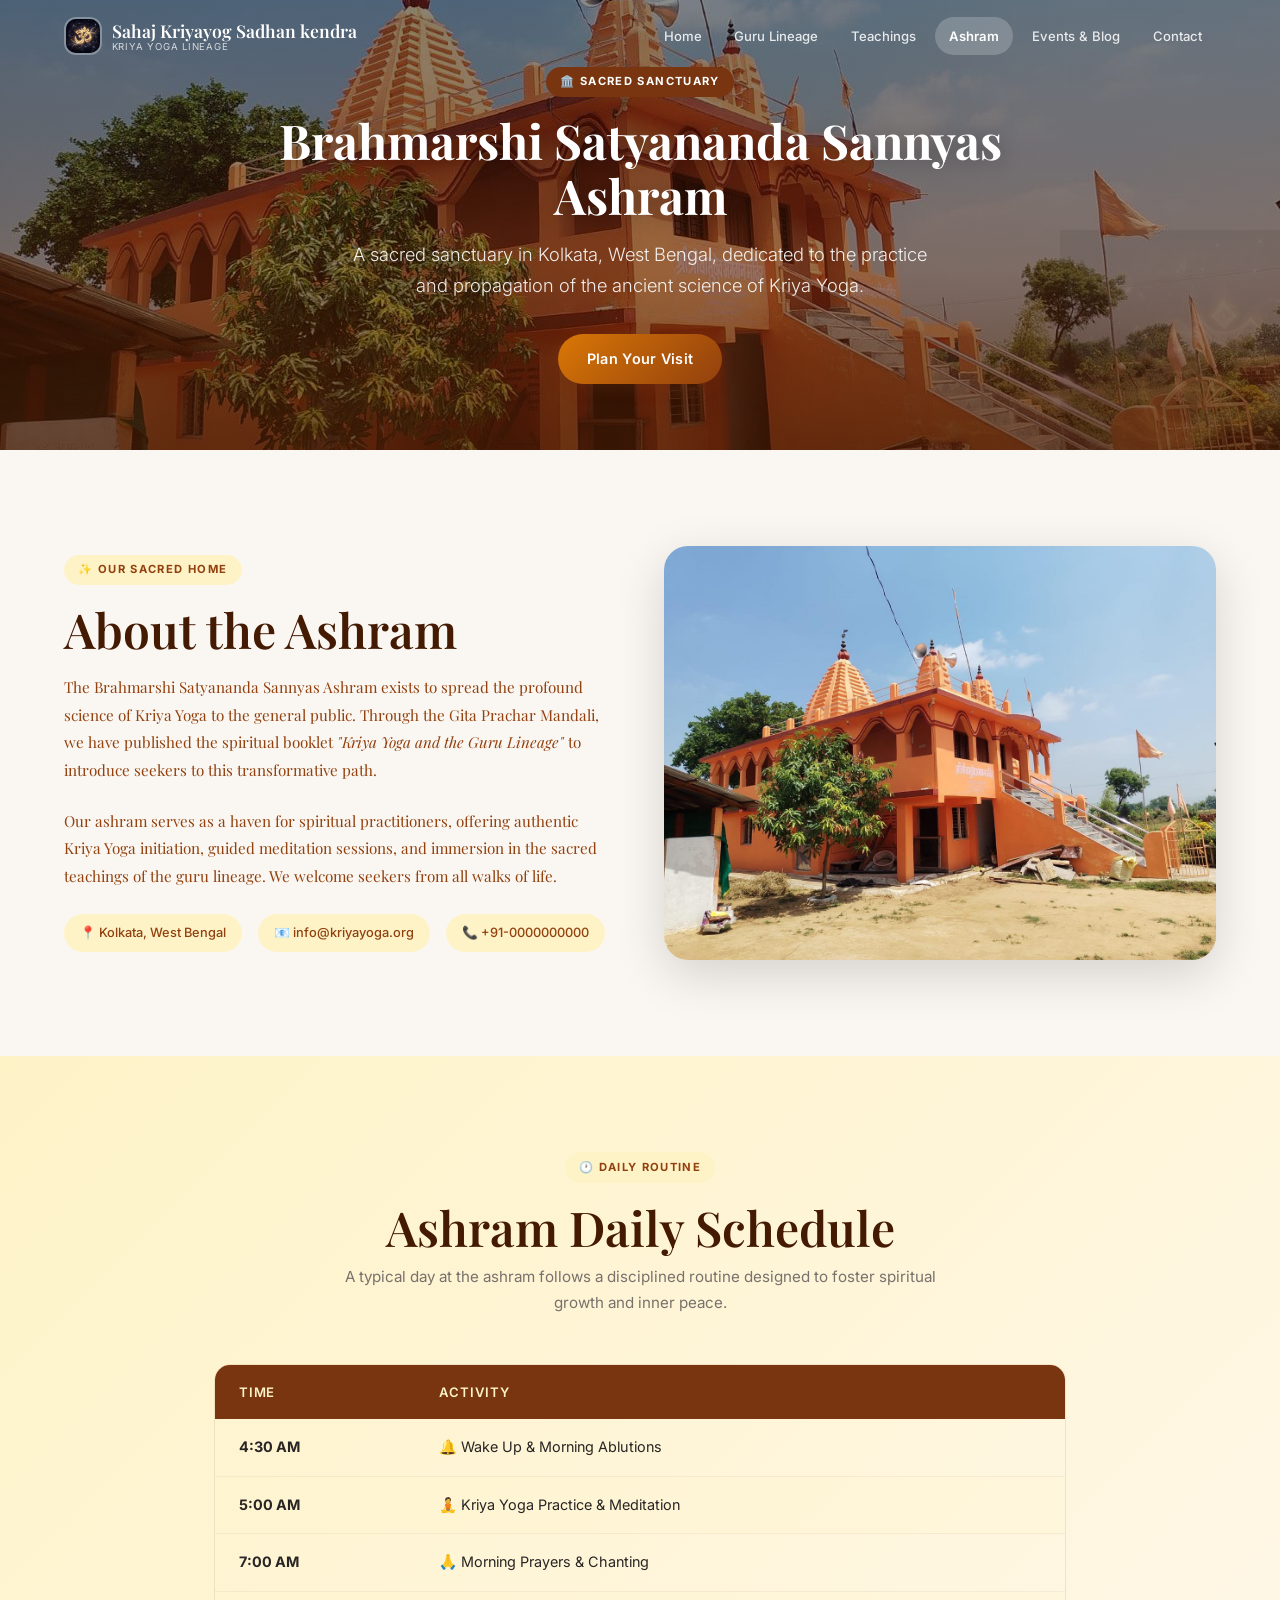
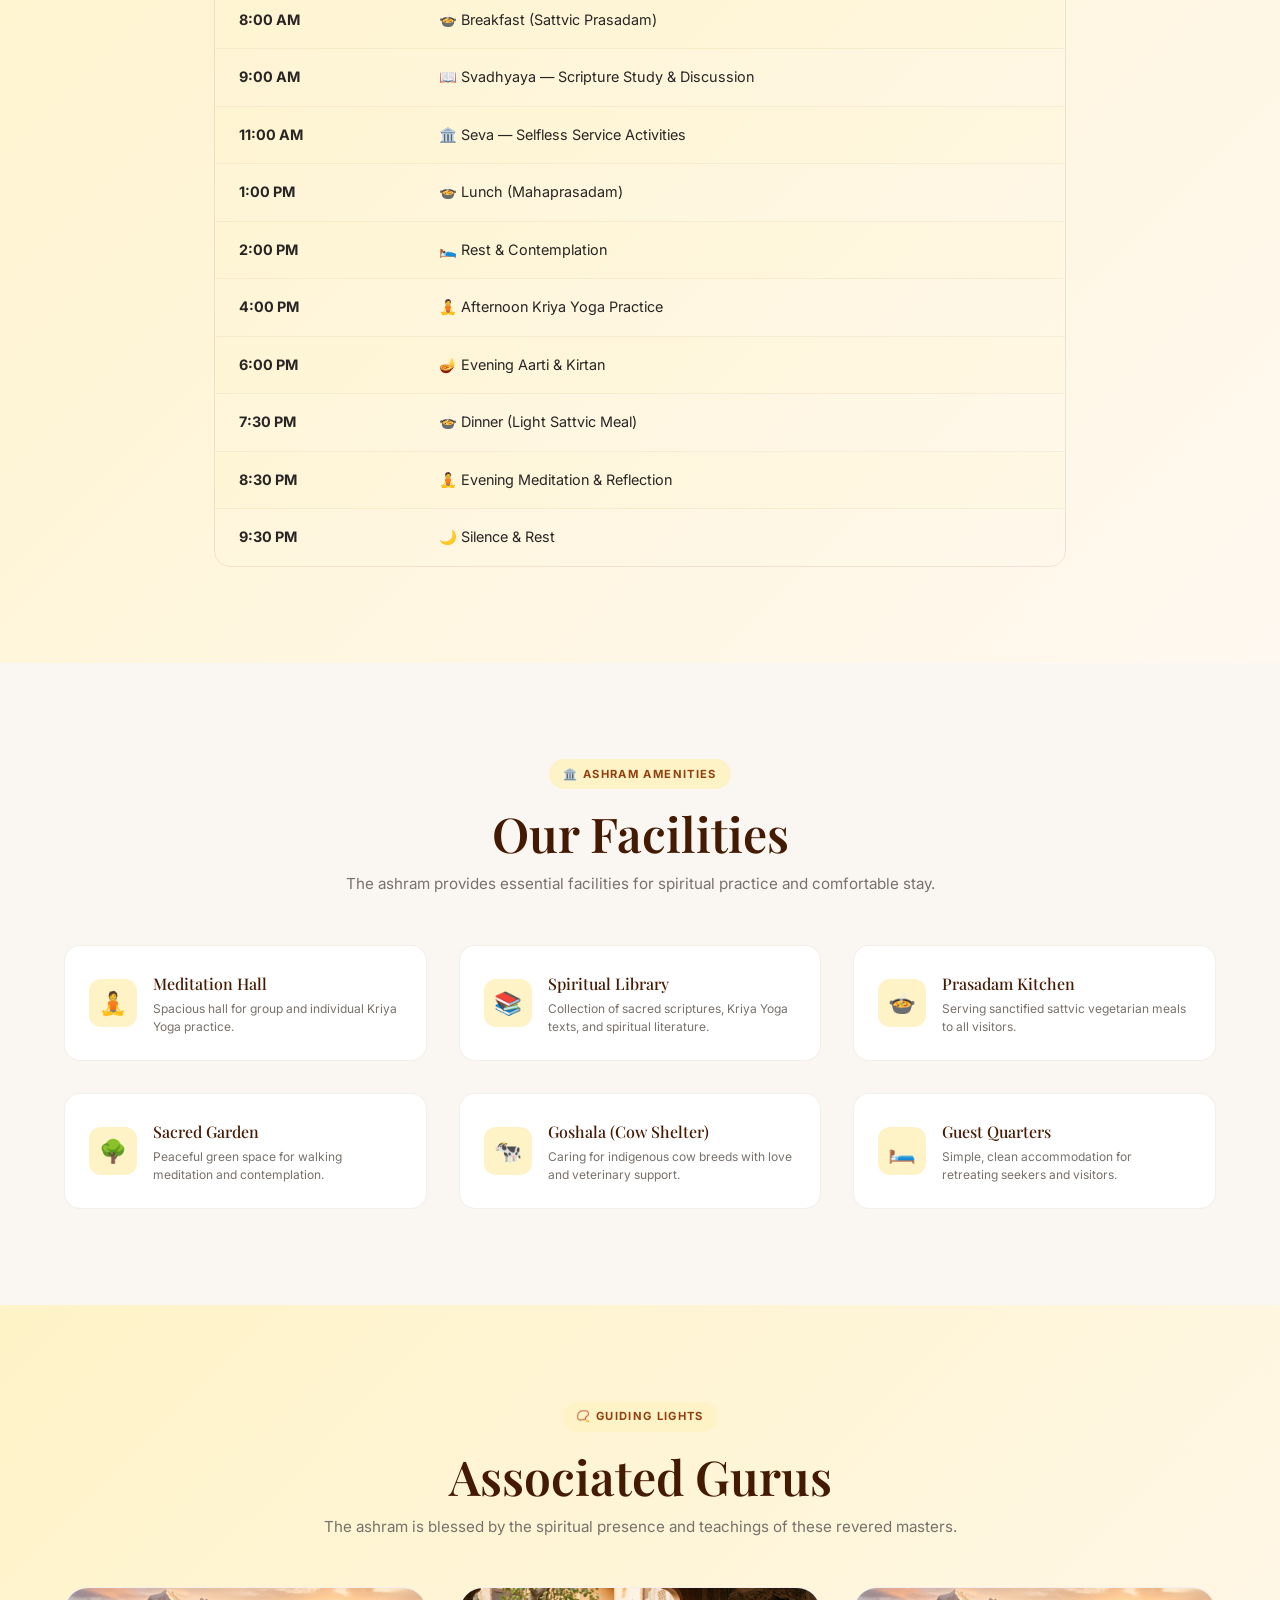
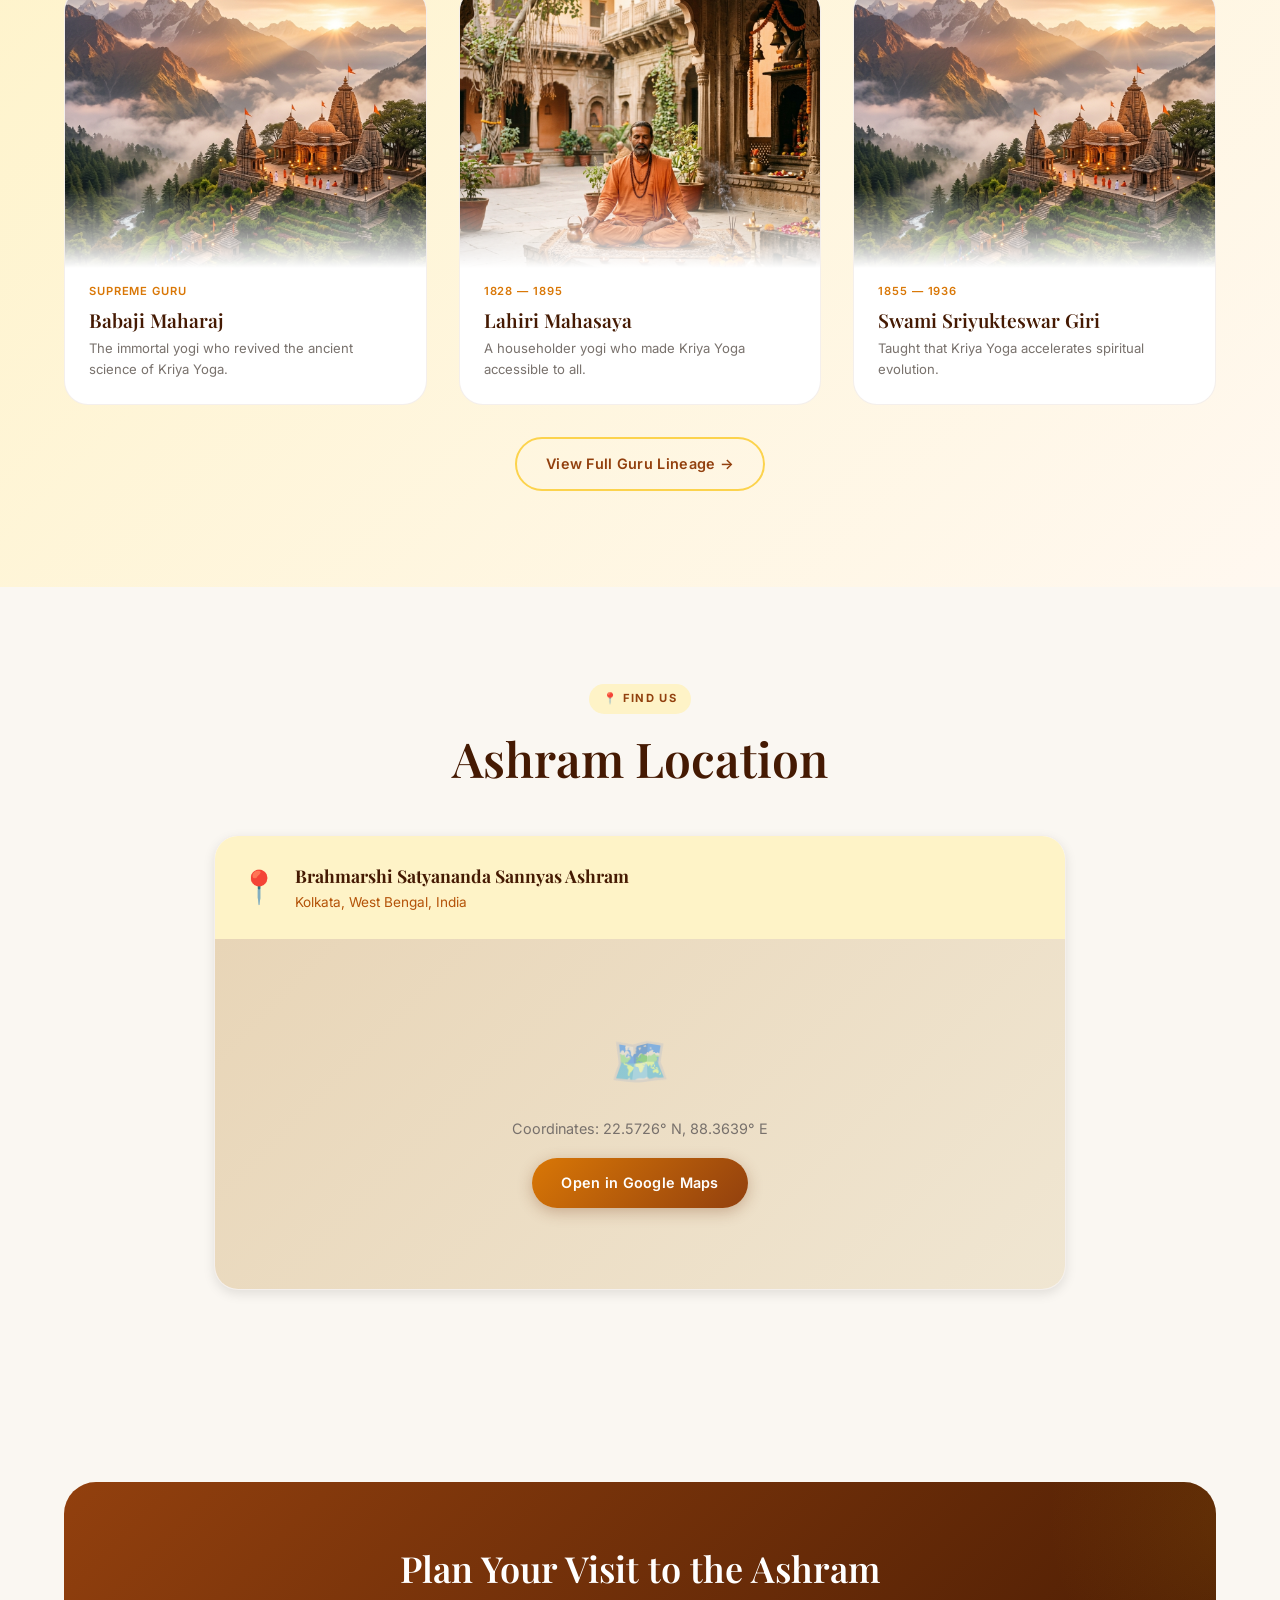
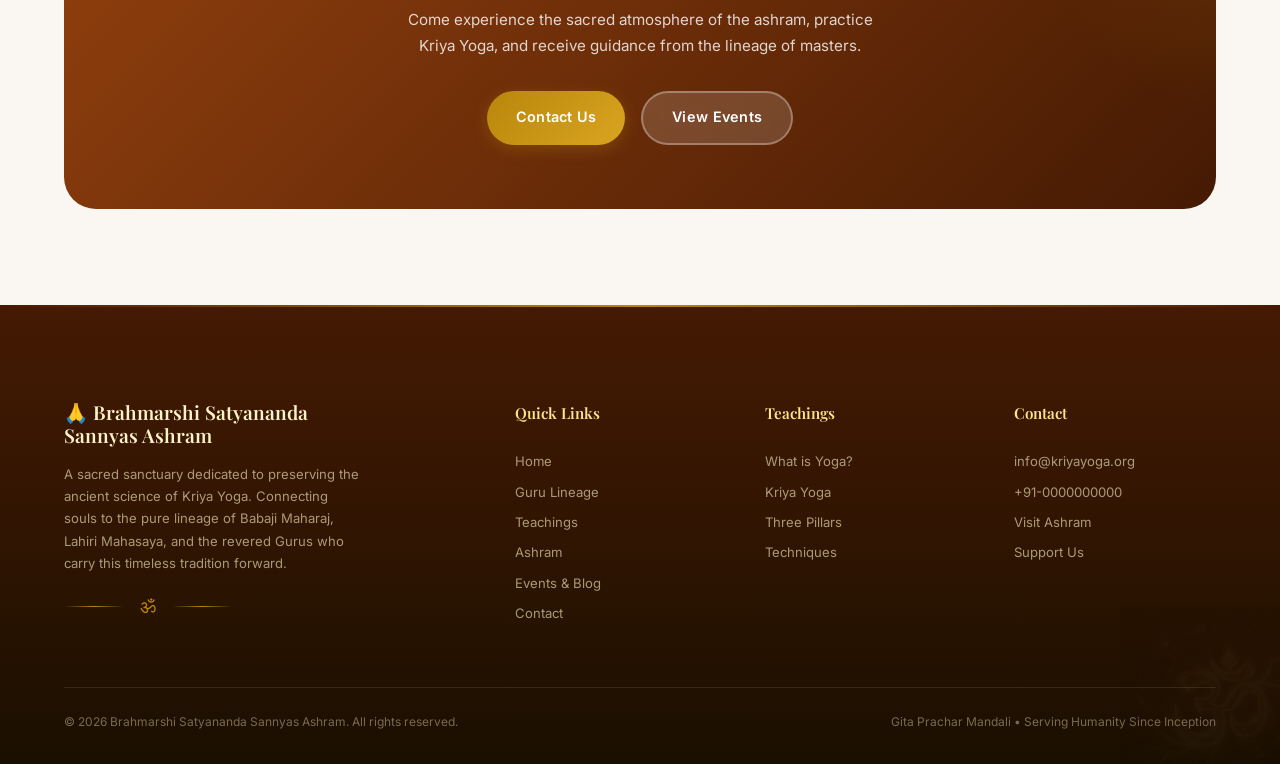
<file: ashram.html>
<!DOCTYPE html>
<html lang="en">
<head>
  <meta charset="UTF-8" />
  <meta name="viewport" content="width=device-width, initial-scale=1.0" />
  <title>Ashram — Brahmarshi Satyananda Sannyas Ashram, Kolkata</title>
  <meta name="description" content="Visit Brahmarshi Satyananda Sannyas Ashram in Kolkata, West Bengal. Explore our facilities, daily schedule, and spiritual programs dedicated to Kriya Yoga." />
  <link rel="stylesheet" href="css/styles.css" />
</head>
<body>

  <main class="main-content">
    <!-- ============ HERO ============ -->
    <section class="hero hero-inner" id="ashram-hero">
      <div class="hero-bg" style="background-image: url('images/ashram-photo.png')"></div>
      <div class="hero-content">
        <span class="section-label section-label-dark">🏛️ Sacred Sanctuary</span>
        <h1 class="hero-title">Brahmarshi Satyananda Sannyas Ashram</h1>
        <p class="hero-subtitle">
          A sacred sanctuary in Kolkata, West Bengal, dedicated to the practice and propagation of the ancient science of Kriya Yoga.
        </p>
        <div class="hero-actions">
          <a href="contact.html" class="btn btn-primary" id="ashram-hero-cta">Plan Your Visit</a>
        </div>
      </div>
      <img src="images/om-symbol.png" alt="" class="hero-om" aria-hidden="true" />
    </section>

    <!-- ============ ASHRAM OVERVIEW ============ -->
    <section class="section-padding" id="ashram-overview">
      <div class="container">
        <div class="grid-2 reveal" style="align-items: center; gap: var(--space-2xl);">
          <div>
            <span class="section-label">✨ Our Sacred Home</span>
            <h2 class="heading-1" style="margin-bottom: var(--space-md);">About the Ashram</h2>
            <p style="font-size: 0.95rem; color: var(--primary-800); line-height: 1.8; font-family: var(--font-serif); margin-bottom: var(--space-lg);">
              The Brahmarshi Satyananda Sannyas Ashram exists to spread the profound science of Kriya Yoga to the general public. Through the Gita Prachar Mandali, we have published the spiritual booklet <em>"Kriya Yoga and the Guru Lineage"</em> to introduce seekers to this transformative path.
            </p>
            <p style="font-size: 0.95rem; color: var(--primary-800); line-height: 1.8; font-family: var(--font-serif); margin-bottom: var(--space-lg);">
              Our ashram serves as a haven for spiritual practitioners, offering authentic Kriya Yoga initiation, guided meditation sessions, and immersion in the sacred teachings of the guru lineage. We welcome seekers from all walks of life.
            </p>
            <div style="display: flex; gap: var(--space-md); flex-wrap: wrap;">
              <div style="padding: 0.5rem 1rem; background: var(--primary-100); border-radius: var(--radius-full); font-size: 0.8rem; color: var(--primary-800); font-weight: 500;">
                📍 Kolkata, West Bengal
              </div>
              <div style="padding: 0.5rem 1rem; background: var(--primary-100); border-radius: var(--radius-full); font-size: 0.8rem; color: var(--primary-800); font-weight: 500;">
                📧 info@kriyayoga.org
              </div>
              <div style="padding: 0.5rem 1rem; background: var(--primary-100); border-radius: var(--radius-full); font-size: 0.8rem; color: var(--primary-800); font-weight: 500;">
                📞 +91-0000000000
              </div>
            </div>
          </div>
          <div>
            <img src="images/ashram-photo.png" alt="Brahmarshi Ashram" style="border-radius: var(--radius-xl); box-shadow: var(--shadow-xl); width: 100%;" />
          </div>
        </div>
      </div>
    </section>

    <!-- ============ DAILY SCHEDULE ============ -->
    <section class="section-padding" style="background: linear-gradient(135deg, var(--primary-100), var(--bg-cream));" id="daily-schedule">
      <div class="container container-narrow">
        <div class="section-header reveal">
          <span class="section-label">🕐 Daily Routine</span>
          <h2 class="heading-1">Ashram Daily Schedule</h2>
          <p class="subheading">
            A typical day at the ashram follows a disciplined routine designed to foster spiritual growth and inner peace.
          </p>
        </div>

        <div class="reveal">
          <table class="schedule-table" id="schedule-table">
            <thead>
              <tr>
                <th>Time</th>
                <th>Activity</th>
              </tr>
            </thead>
            <tbody>
              <tr>
                <td><strong>4:30 AM</strong></td>
                <td>🔔 Wake Up & Morning Ablutions</td>
              </tr>
              <tr>
                <td><strong>5:00 AM</strong></td>
                <td>🧘 Kriya Yoga Practice & Meditation</td>
              </tr>
              <tr>
                <td><strong>7:00 AM</strong></td>
                <td>🙏 Morning Prayers & Chanting</td>
              </tr>
              <tr>
                <td><strong>8:00 AM</strong></td>
                <td>🍲 Breakfast (Sattvic Prasadam)</td>
              </tr>
              <tr>
                <td><strong>9:00 AM</strong></td>
                <td>📖 Svadhyaya — Scripture Study & Discussion</td>
              </tr>
              <tr>
                <td><strong>11:00 AM</strong></td>
                <td>🏛️ Seva — Selfless Service Activities</td>
              </tr>
              <tr>
                <td><strong>1:00 PM</strong></td>
                <td>🍲 Lunch (Mahaprasadam)</td>
              </tr>
              <tr>
                <td><strong>2:00 PM</strong></td>
                <td>🛌 Rest & Contemplation</td>
              </tr>
              <tr>
                <td><strong>4:00 PM</strong></td>
                <td>🧘 Afternoon Kriya Yoga Practice</td>
              </tr>
              <tr>
                <td><strong>6:00 PM</strong></td>
                <td>🪔 Evening Aarti & Kirtan</td>
              </tr>
              <tr>
                <td><strong>7:30 PM</strong></td>
                <td>🍲 Dinner (Light Sattvic Meal)</td>
              </tr>
              <tr>
                <td><strong>8:30 PM</strong></td>
                <td>🧘 Evening Meditation & Reflection</td>
              </tr>
              <tr>
                <td><strong>9:30 PM</strong></td>
                <td>🌙 Silence & Rest</td>
              </tr>
            </tbody>
          </table>
        </div>
      </div>
    </section>

    <!-- ============ FACILITIES ============ -->
    <section class="section-padding" id="facilities">
      <div class="container">
        <div class="section-header reveal">
          <span class="section-label">🏛️ Ashram Amenities</span>
          <h2 class="heading-1">Our Facilities</h2>
          <p class="subheading">
            The ashram provides essential facilities for spiritual practice and comfortable stay.
          </p>
        </div>

        <div class="grid-3 reveal" id="facilities-grid">
          <div class="facility-card" id="facility-meditation">
            <span class="facility-icon">🧘</span>
            <div>
              <div class="facility-name">Meditation Hall</div>
              <p class="feature-desc">Spacious hall for group and individual Kriya Yoga practice.</p>
            </div>
          </div>
          <div class="facility-card" id="facility-library">
            <span class="facility-icon">📚</span>
            <div>
              <div class="facility-name">Spiritual Library</div>
              <p class="feature-desc">Collection of sacred scriptures, Kriya Yoga texts, and spiritual literature.</p>
            </div>
          </div>
          <div class="facility-card" id="facility-kitchen">
            <span class="facility-icon">🍲</span>
            <div>
              <div class="facility-name">Prasadam Kitchen</div>
              <p class="feature-desc">Serving sanctified sattvic vegetarian meals to all visitors.</p>
            </div>
          </div>
          <div class="facility-card" id="facility-garden">
            <span class="facility-icon">🌳</span>
            <div>
              <div class="facility-name">Sacred Garden</div>
              <p class="feature-desc">Peaceful green space for walking meditation and contemplation.</p>
            </div>
          </div>
          <div class="facility-card" id="facility-goshala">
            <span class="facility-icon">🐄</span>
            <div>
              <div class="facility-name">Goshala (Cow Shelter)</div>
              <p class="feature-desc">Caring for indigenous cow breeds with love and veterinary support.</p>
            </div>
          </div>
          <div class="facility-card" id="facility-guest">
            <span class="facility-icon">🛏️</span>
            <div>
              <div class="facility-name">Guest Quarters</div>
              <p class="feature-desc">Simple, clean accommodation for retreating seekers and visitors.</p>
            </div>
          </div>
        </div>
      </div>
    </section>

    <!-- ============ RESIDENT GURUS ============ -->
    <section class="section-padding" style="background: linear-gradient(135deg, var(--primary-100), var(--bg-cream));" id="resident-gurus">
      <div class="container">
        <div class="section-header reveal">
          <span class="section-label">📿 Guiding Lights</span>
          <h2 class="heading-1">Associated Gurus</h2>
          <p class="subheading">
            The ashram is blessed by the spiritual presence and teachings of these revered masters.
          </p>
        </div>

        <div class="grid-3 reveal" id="resident-guru-cards">
          <div class="guru-card" id="resident-babaji">
            <div class="guru-card-img-wrapper">
              <img src="images/hero-ashram.png" alt="Babaji Maharaj" class="guru-card-img" />
            </div>
            <div class="guru-card-body">
              <span class="guru-card-era">Supreme Guru</span>
              <h3 class="guru-card-name">Babaji Maharaj</h3>
              <p class="guru-card-summary">The immortal yogi who revived the ancient science of Kriya Yoga.</p>
            </div>
          </div>
          <div class="guru-card" id="resident-lahiri">
            <div class="guru-card-img-wrapper">
              <img src="images/meditation-scene.png" alt="Lahiri Mahasaya" class="guru-card-img" />
            </div>
            <div class="guru-card-body">
              <span class="guru-card-era">1828 — 1895</span>
              <h3 class="guru-card-name">Lahiri Mahasaya</h3>
              <p class="guru-card-summary">A householder yogi who made Kriya Yoga accessible to all.</p>
            </div>
          </div>
          <div class="guru-card" id="resident-sriyukteswar">
            <div class="guru-card-img-wrapper">
              <img src="images/hero-ashram.png" alt="Swami Sriyukteswar Giri" class="guru-card-img" />
            </div>
            <div class="guru-card-body">
              <span class="guru-card-era">1855 — 1936</span>
              <h3 class="guru-card-name">Swami Sriyukteswar Giri</h3>
              <p class="guru-card-summary">Taught that Kriya Yoga accelerates spiritual evolution.</p>
            </div>
          </div>
        </div>

        <div class="text-center" style="margin-top: var(--space-xl);">
          <a href="about.html" class="btn btn-outline reveal" id="view-lineage-cta">View Full Guru Lineage →</a>
        </div>
      </div>
    </section>

    <!-- ============ LOCATION ============ -->
    <section class="section-padding" id="ashram-location">
      <div class="container container-narrow">
        <div class="section-header reveal">
          <span class="section-label">📍 Find Us</span>
          <h2 class="heading-1">Ashram Location</h2>
        </div>

        <div class="reveal" style="background: var(--bg-card); border-radius: var(--radius-xl); border: 1px solid rgba(120,53,15,.08); overflow: hidden; box-shadow: var(--shadow-md);">
          <div style="background: var(--primary-100); padding: var(--space-lg); display: flex; align-items: center; gap: var(--space-md);">
            <span style="font-size: 2rem;">📍</span>
            <div>
              <h3 style="font-family: var(--font-serif); font-size: 1.1rem; color: var(--primary-dark);">Brahmarshi Satyananda Sannyas Ashram</h3>
              <p style="font-size: 0.85rem; color: var(--primary-700);">Kolkata, West Bengal, India</p>
            </div>
          </div>
          <div style="height: 350px; background: linear-gradient(135deg, #e8d5b7, #f0e6d2); display: flex; align-items: center; justify-content: center; flex-direction: column; gap: var(--space-md);">
            <span style="font-size: 3rem; opacity: 0.5;">🗺️</span>
            <p style="font-size: 0.9rem; color: var(--text-secondary);">Coordinates: 22.5726° N, 88.3639° E</p>
            <a href="https://maps.google.com/?q=22.5726,88.3639" target="_blank" class="btn btn-primary" id="map-link">Open in Google Maps</a>
          </div>
        </div>
      </div>
    </section>

    <!-- ============ CTA ============ -->
    <section class="section-padding" id="ashram-cta-section">
      <div class="container">
        <div class="cta-banner reveal" id="ashram-cta">
          <h2 class="heading-2">Plan Your Visit to the Ashram</h2>
          <p>
            Come experience the sacred atmosphere of the ashram, practice Kriya Yoga, and receive guidance from the lineage of masters.
          </p>
          <div class="hero-actions">
            <a href="contact.html" class="btn btn-gold" id="ashram-cta-contact">Contact Us</a>
            <a href="events.html" class="btn btn-secondary" id="ashram-cta-events">View Events</a>
          </div>
        </div>
      </div>
    </section>
  </main>

  <script src="js/main.js"></script>
</body>
</html>
</file>
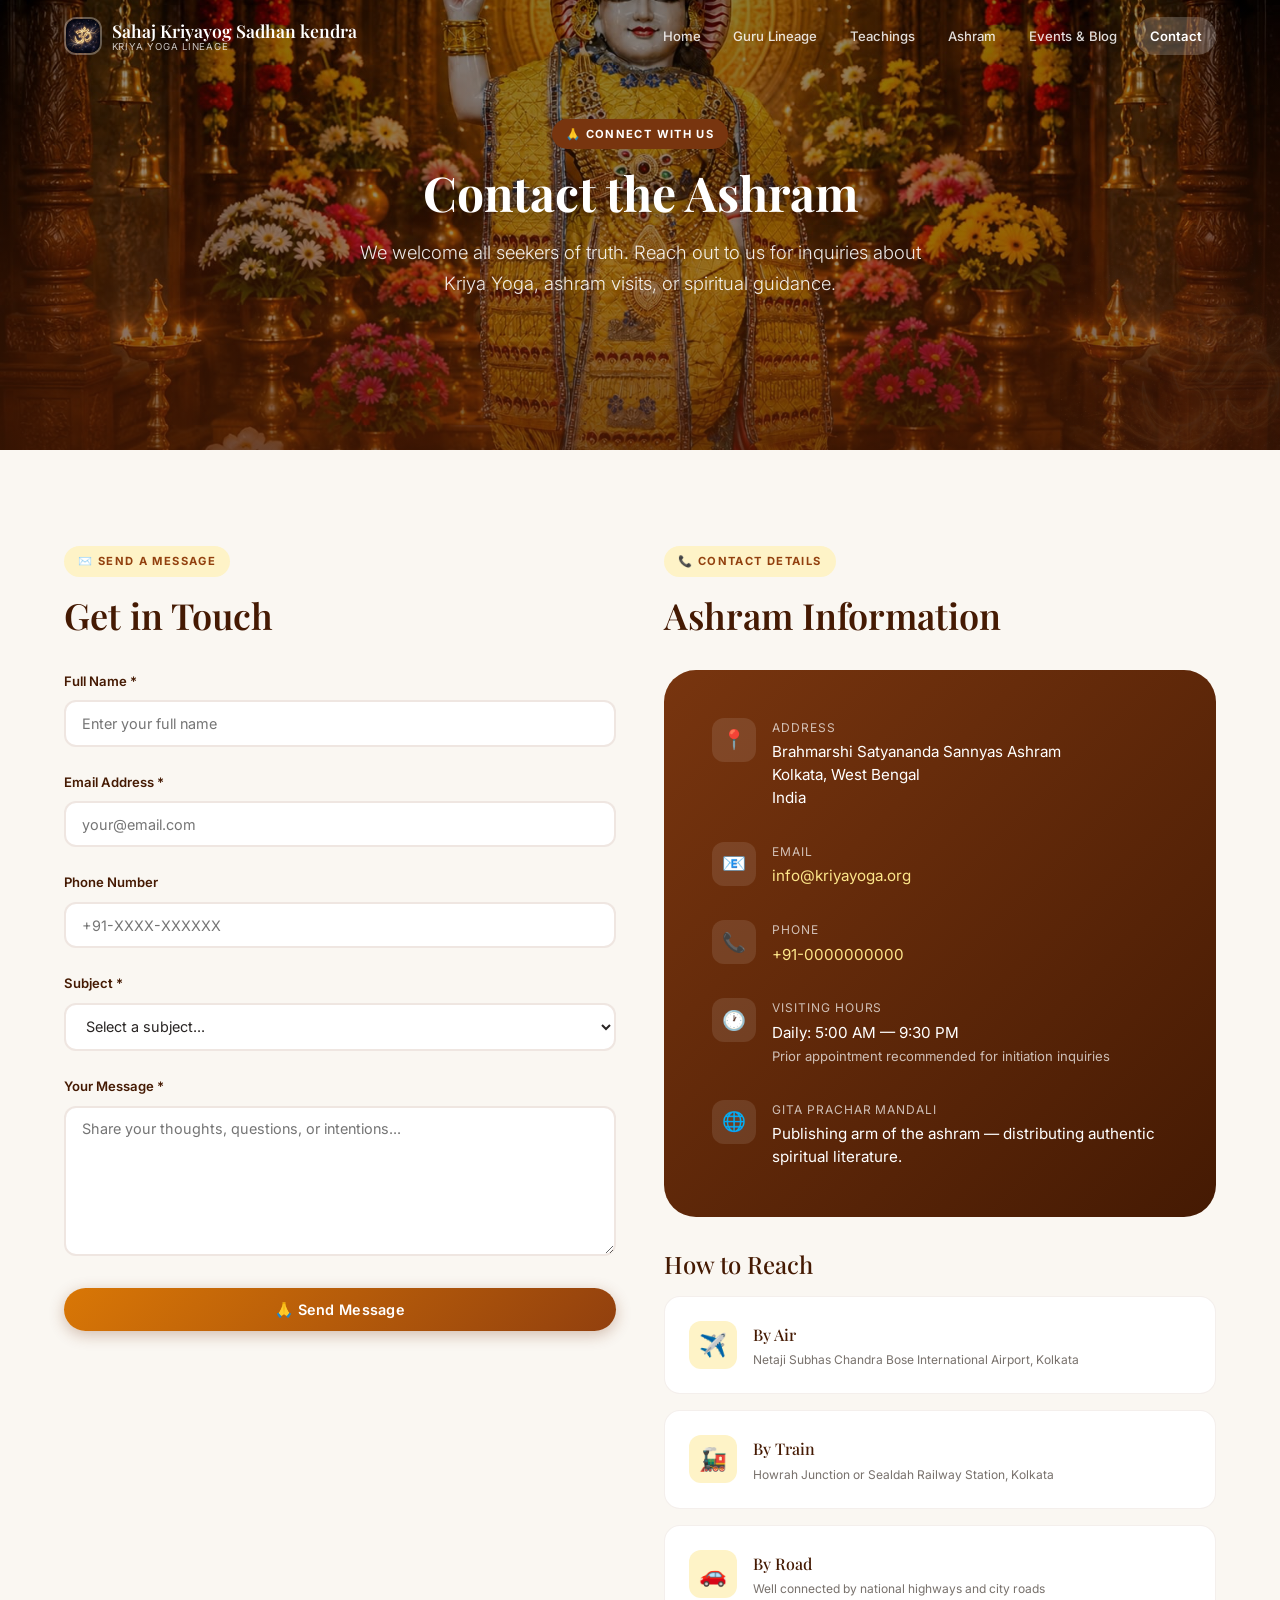
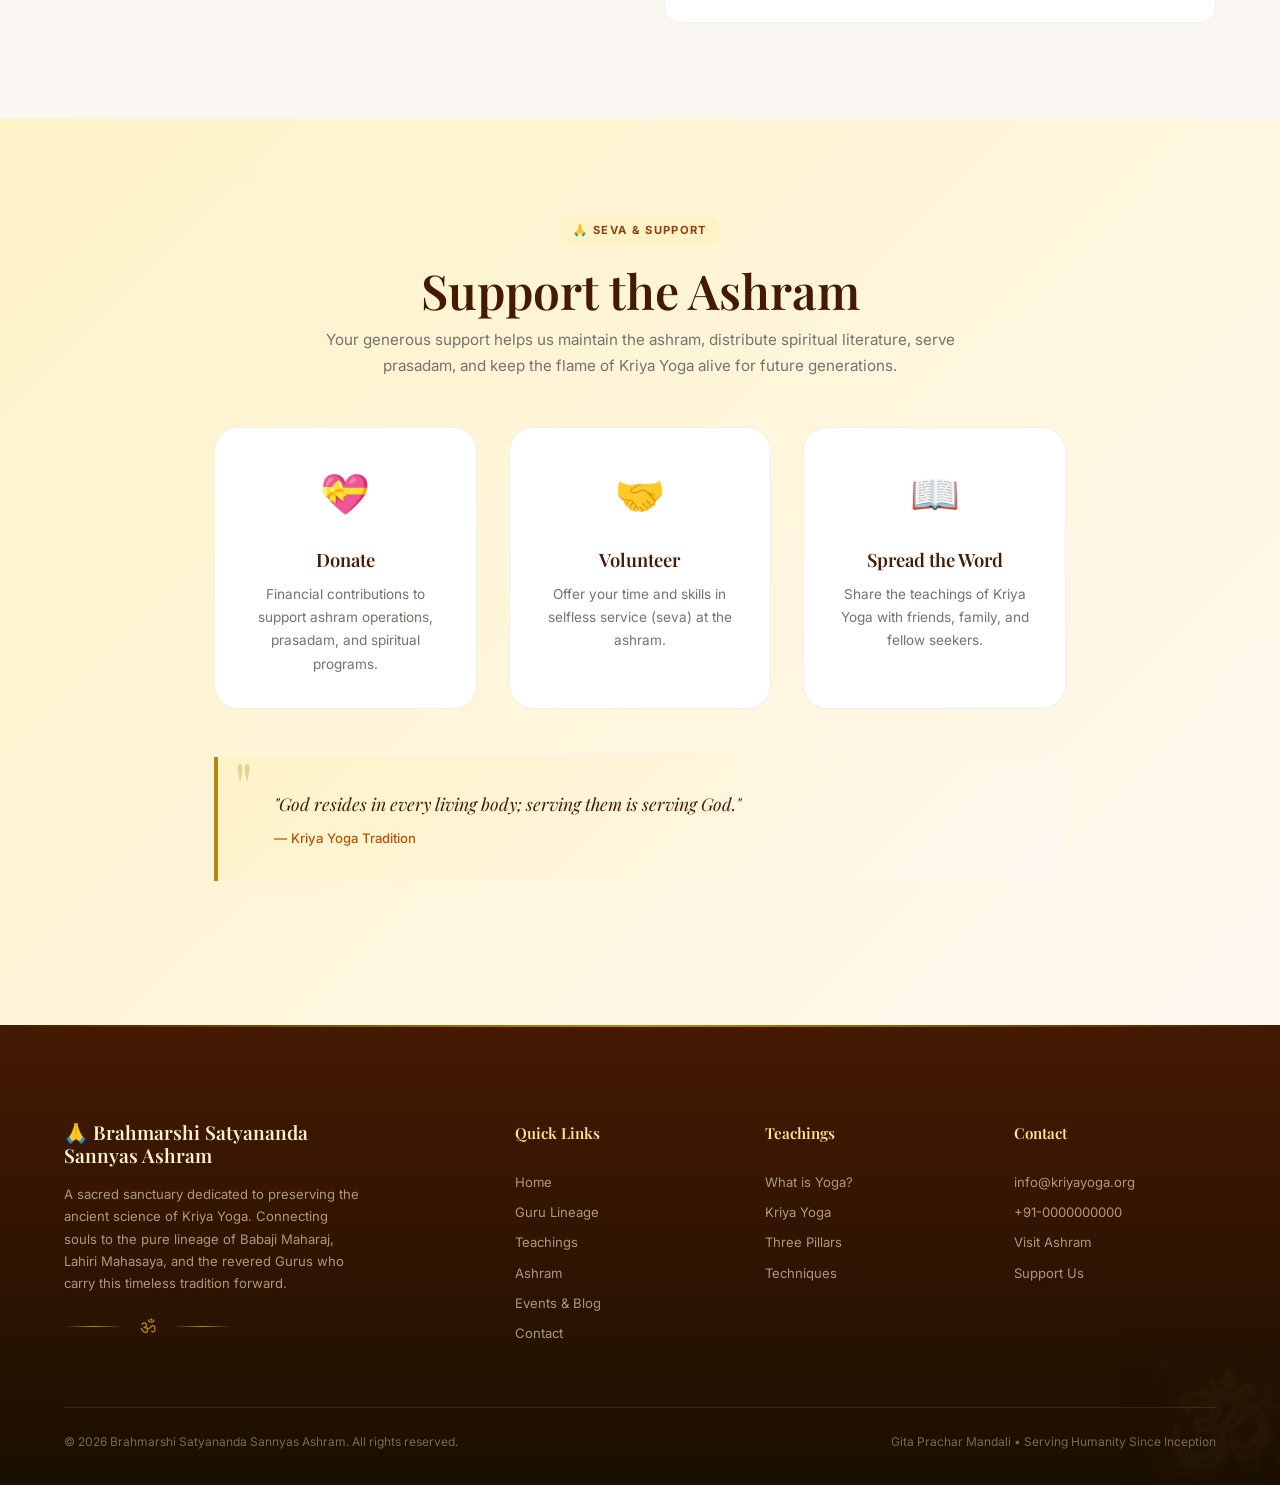
<file: contact.html>
<!DOCTYPE html>
<html lang="en">
<head>
  <meta charset="UTF-8" />
  <meta name="viewport" content="width=device-width, initial-scale=1.0" />
  <title>Contact — Brahmarshi Satyananda Sannyas Ashram</title>
  <meta name="description" content="Get in touch with Brahmarshi Satyananda Sannyas Ashram. Send us a message, visit us in Kolkata, or inquire about Kriya Yoga initiation." />
  <link rel="stylesheet" href="css/styles.css" />
</head>
<body>

  <main class="main-content">
    <!-- ============ HERO ============ -->
    <section class="hero hero-inner" id="contact-hero">
      <div class="hero-bg" style="background-image: url('images/vashudev.png')"></div>
      <div class="hero-content">
        <span class="section-label section-label-dark">🙏 Connect With Us</span>
        <h1 class="hero-title">Contact the Ashram</h1>
        <p class="hero-subtitle">
          We welcome all seekers of truth. Reach out to us for inquiries about Kriya Yoga, ashram visits, or spiritual guidance.
        </p>
      </div>
      <img src="images/om-symbol.png" alt="" class="hero-om" aria-hidden="true" />
    </section>

    <!-- ============ CONTACT SECTION ============ -->
    <section class="section-padding" id="contact-section">
      <div class="container">
        <div class="grid-2 reveal" style="gap: var(--space-2xl); align-items: flex-start;" id="contact-grid">
          <!-- Contact Form -->
          <div>
            <span class="section-label">✉️ Send a Message</span>
            <h2 class="heading-2" style="margin-bottom: var(--space-xl);">Get in Touch</h2>

            <form class="contact-form" id="contact-form" onsubmit="handleContactSubmit(event)">
              <div class="form-group">
                <label for="contact-name" class="form-label">Full Name *</label>
                <input type="text" id="contact-name" name="name" class="form-input" placeholder="Enter your full name" required />
              </div>

              <div class="form-group">
                <label for="contact-email" class="form-label">Email Address *</label>
                <input type="email" id="contact-email" name="email" class="form-input" placeholder="your@email.com" required />
              </div>

              <div class="form-group">
                <label for="contact-phone" class="form-label">Phone Number</label>
                <input type="tel" id="contact-phone" name="phone" class="form-input" placeholder="+91-XXXX-XXXXXX" />
              </div>

              <div class="form-group">
                <label for="contact-subject" class="form-label">Subject *</label>
                <select id="contact-subject" name="subject" class="form-input" required>
                  <option value="">Select a subject...</option>
                  <option value="initiation">Kriya Yoga Initiation Inquiry</option>
                  <option value="visit">Planning a Visit to the Ashram</option>
                  <option value="teachings">Questions about Teachings</option>
                  <option value="events">Event Information</option>
                  <option value="volunteer">Volunteer / Seva Opportunity</option>
                  <option value="donation">Donation / Support</option>
                  <option value="other">Other Inquiry</option>
                </select>
              </div>

              <div class="form-group">
                <label for="contact-message" class="form-label">Your Message *</label>
                <textarea id="contact-message" name="message" class="form-textarea" placeholder="Share your thoughts, questions, or intentions..." required></textarea>
              </div>

              <button type="submit" class="btn btn-primary" style="width: 100%;" id="contact-submit">
                🙏 Send Message
              </button>

              <div id="form-success" style="display: none; margin-top: var(--space-lg); padding: var(--space-lg); background: #ecfdf5; border: 1px solid #86efac; border-radius: var(--radius-md); text-align: center;">
                <p style="color: #166534; font-weight: 600; font-size: 0.95rem;">✅ Message sent successfully!</p>
                <p style="color: #15803d; font-size: 0.82rem; margin-top: 0.3rem;">We will get back to you soon. Om Shanti. 🙏</p>
              </div>
            </form>
          </div>

          <!-- Contact Info -->
          <div>
            <span class="section-label">📞 Contact Details</span>
            <h2 class="heading-2" style="margin-bottom: var(--space-xl);">Ashram Information</h2>

            <div class="contact-info-card" id="contact-info">
              <div class="contact-info-item">
                <span class="contact-info-icon">📍</span>
                <div>
                  <div class="contact-info-label">Address</div>
                  <div class="contact-info-value">
                    Brahmarshi Satyananda Sannyas Ashram<br />
                    Kolkata, West Bengal<br />
                    India
                  </div>
                </div>
              </div>

              <div class="contact-info-item">
                <span class="contact-info-icon">📧</span>
                <div>
                  <div class="contact-info-label">Email</div>
                  <div class="contact-info-value">
                    <a href="mailto:info@kriyayoga.org" style="color: var(--primary-200);">info@kriyayoga.org</a>
                  </div>
                </div>
              </div>

              <div class="contact-info-item">
                <span class="contact-info-icon">📞</span>
                <div>
                  <div class="contact-info-label">Phone</div>
                  <div class="contact-info-value">
                    <a href="tel:+910000000000" style="color: var(--primary-200);">+91-0000000000</a>
                  </div>
                </div>
              </div>

              <div class="contact-info-item">
                <span class="contact-info-icon">🕐</span>
                <div>
                  <div class="contact-info-label">Visiting Hours</div>
                  <div class="contact-info-value">
                    Daily: 5:00 AM — 9:30 PM<br />
                    <span style="font-size: 0.82rem; opacity: 0.7;">Prior appointment recommended for initiation inquiries</span>
                  </div>
                </div>
              </div>

              <div class="contact-info-item">
                <span class="contact-info-icon">🌐</span>
                <div>
                  <div class="contact-info-label">Gita Prachar Mandali</div>
                  <div class="contact-info-value">
                    Publishing arm of the ashram — distributing authentic spiritual literature.
                  </div>
                </div>
              </div>
            </div>

            <!-- How to Reach -->
            <div style="margin-top: var(--space-xl);">
              <h3 class="heading-3" style="margin-bottom: var(--space-md);">How to Reach</h3>
              <div style="display: flex; flex-direction: column; gap: var(--space-md);">
                <div class="facility-card" id="reach-airport">
                  <span class="facility-icon">✈️</span>
                  <div>
                    <div class="facility-name">By Air</div>
                    <p class="feature-desc">Netaji Subhas Chandra Bose International Airport, Kolkata</p>
                  </div>
                </div>
                <div class="facility-card" id="reach-train">
                  <span class="facility-icon">🚂</span>
                  <div>
                    <div class="facility-name">By Train</div>
                    <p class="feature-desc">Howrah Junction or Sealdah Railway Station, Kolkata</p>
                  </div>
                </div>
                <div class="facility-card" id="reach-road">
                  <span class="facility-icon">🚗</span>
                  <div>
                    <div class="facility-name">By Road</div>
                    <p class="feature-desc">Well connected by national highways and city roads</p>
                  </div>
                </div>
              </div>
            </div>
          </div>
        </div>
      </div>
    </section>

    <!-- ============ DONATION / SUPPORT ============ -->
    <section class="section-padding" style="background: linear-gradient(135deg, var(--primary-100), var(--bg-cream));" id="donate">
      <div class="container container-narrow">
        <div class="section-header reveal">
          <span class="section-label">🙏 Seva & Support</span>
          <h2 class="heading-1">Support the Ashram</h2>
          <p class="subheading">
            Your generous support helps us maintain the ashram, distribute spiritual literature, serve prasadam, and keep the flame of Kriya Yoga alive for future generations.
          </p>
        </div>

        <div class="grid-3 reveal" id="support-options">
          <div class="teaching-card" id="support-donate">
            <span class="teaching-card-icon">💝</span>
            <h3 class="teaching-card-title">Donate</h3>
            <p class="teaching-card-desc">Financial contributions to support ashram operations, prasadam, and spiritual programs.</p>
          </div>
          <div class="teaching-card" id="support-volunteer">
            <span class="teaching-card-icon">🤝</span>
            <h3 class="teaching-card-title">Volunteer</h3>
            <p class="teaching-card-desc">Offer your time and skills in selfless service (seva) at the ashram.</p>
          </div>
          <div class="teaching-card" id="support-spread">
            <span class="teaching-card-icon">📖</span>
            <h3 class="teaching-card-title">Spread the Word</h3>
            <p class="teaching-card-desc">Share the teachings of Kriya Yoga with friends, family, and fellow seekers.</p>
          </div>
        </div>

        <div class="quote-block reveal" id="support-quote">
          <p>"God resides in every living body; serving them is serving God."</p>
          <cite>— Kriya Yoga Tradition</cite>
        </div>
      </div>
    </section>
  </main>

  <script src="js/main.js"></script>
  <script>
    function handleContactSubmit(e) {
      e.preventDefault();
      const form = e.target;
      const success = document.getElementById('form-success');
      
      // Show success message
      success.style.display = 'block';
      form.reset();
      
      // Scroll to success
      success.scrollIntoView({ behavior: 'smooth', block: 'center' });
      
      // Hide after 5 seconds
      setTimeout(() => {
        success.style.display = 'none';
      }, 5000);
    }
  </script>
</body>
</html>
</file>
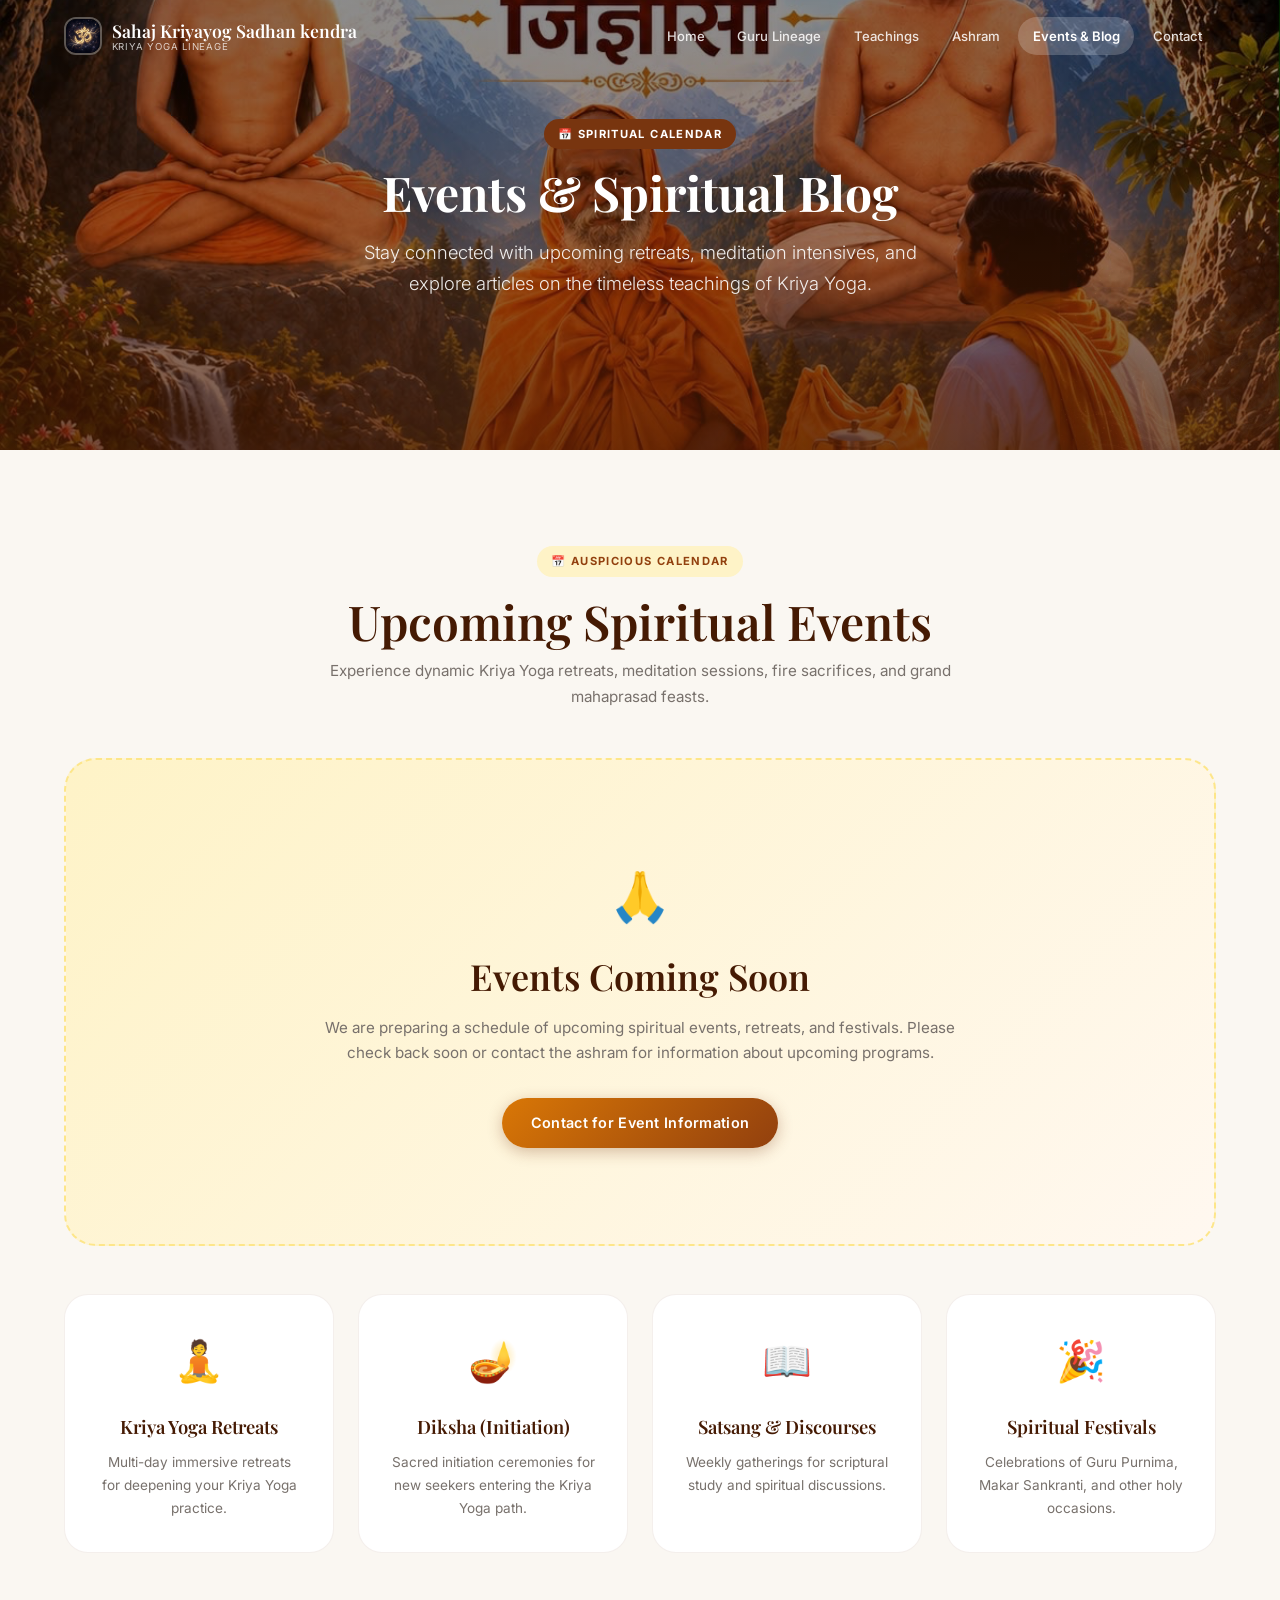
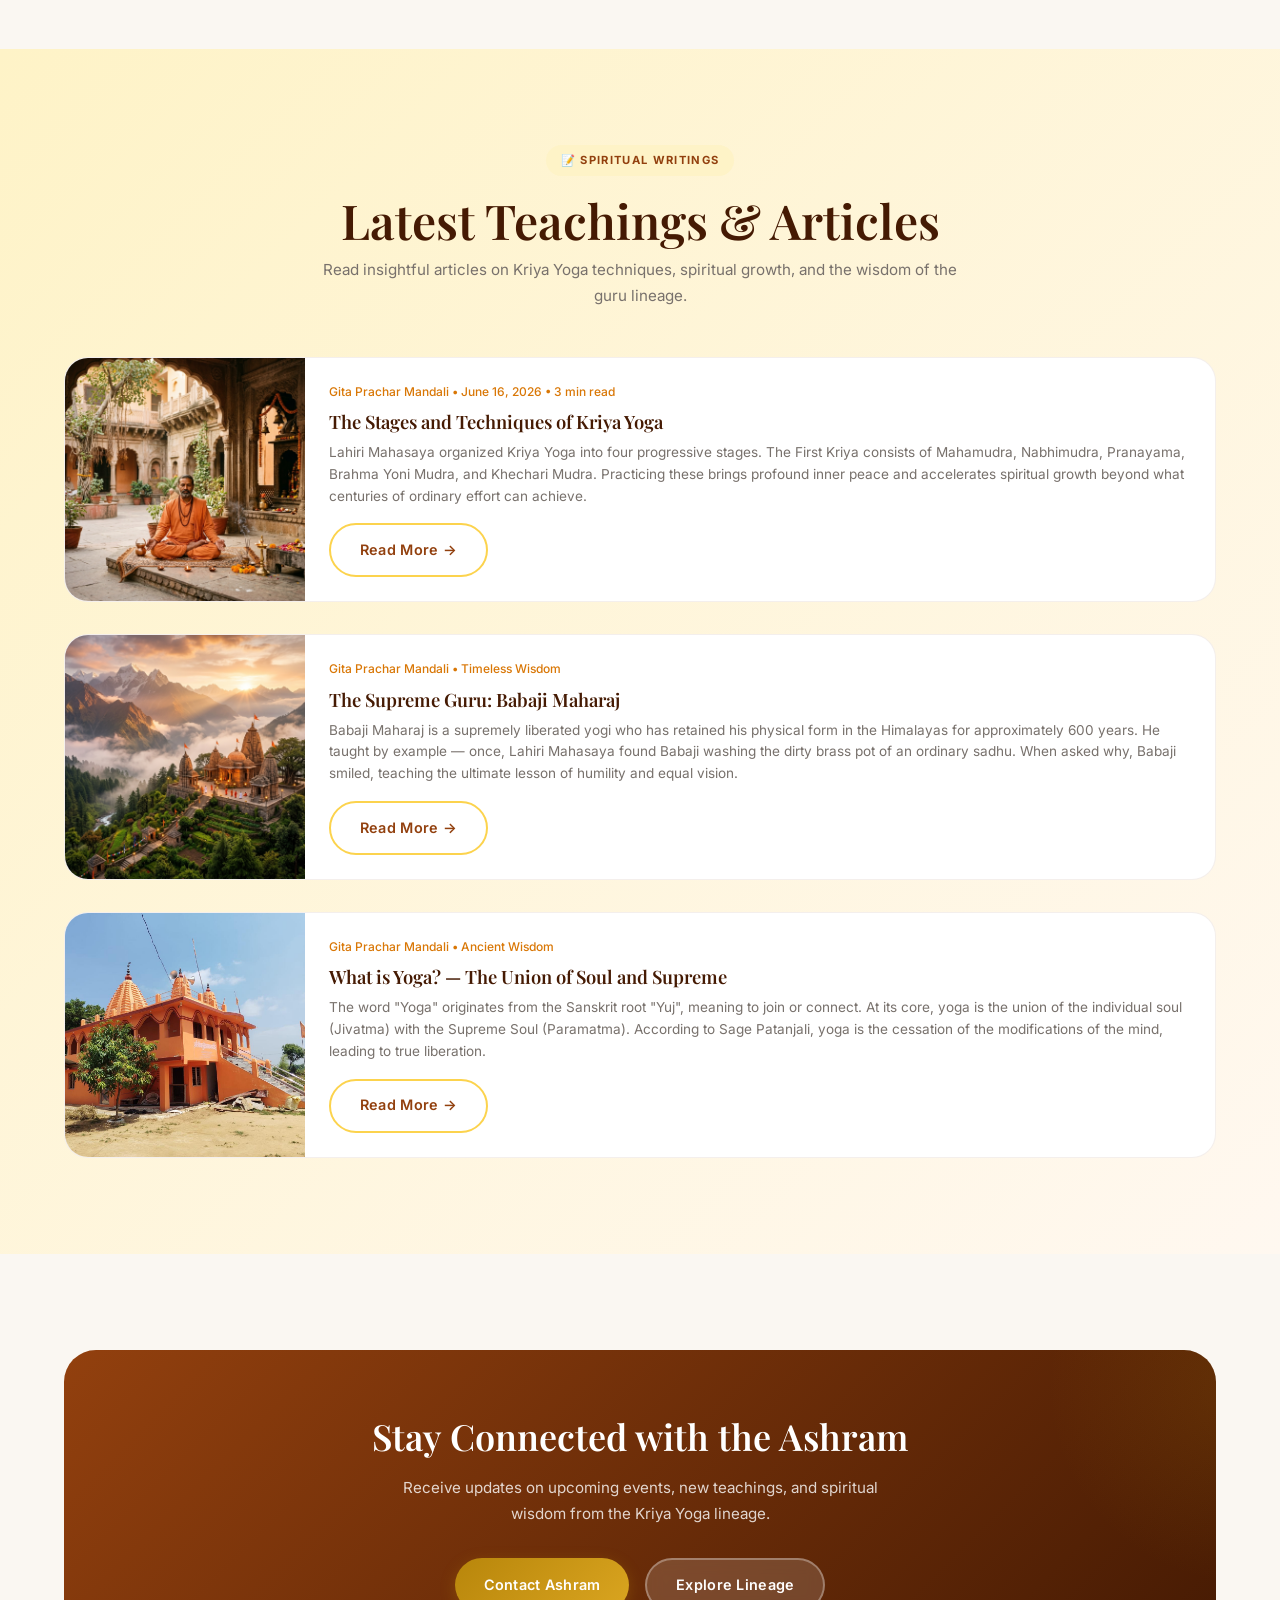
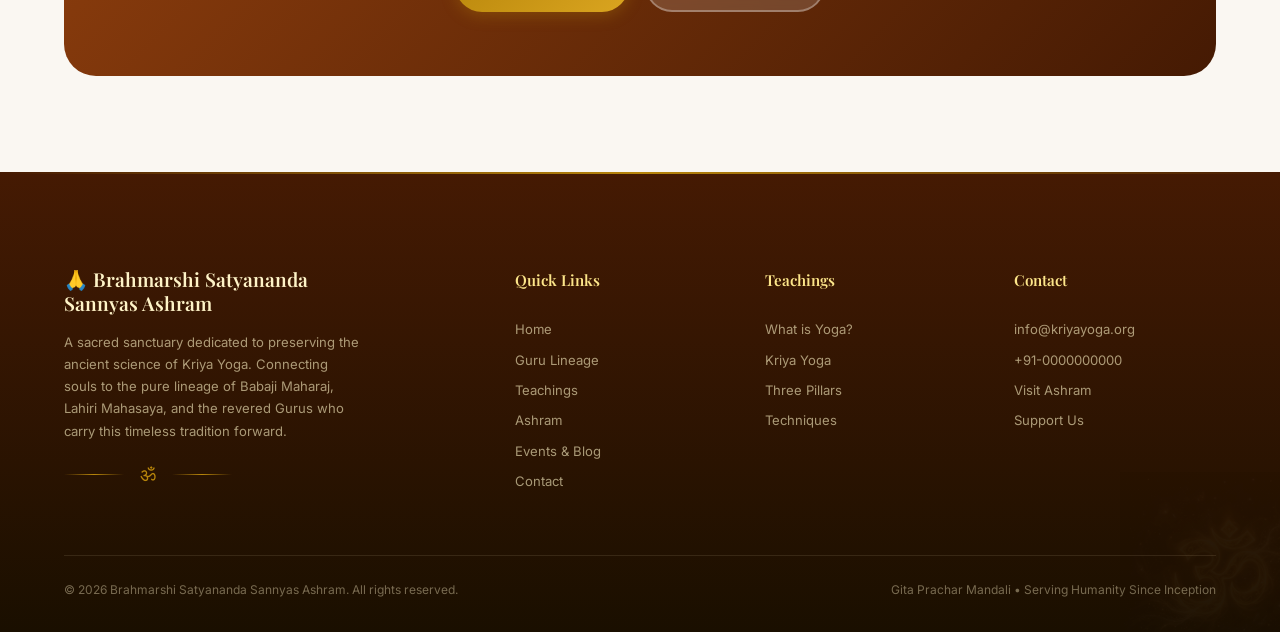
<file: events.html>
<!DOCTYPE html>
<html lang="en">
<head>
  <meta charset="UTF-8" />
  <meta name="viewport" content="width=device-width, initial-scale=1.0" />
  <title>Events & Blog — Brahmarshi Satyananda Sannyas Ashram</title>
  <meta name="description" content="Stay updated with upcoming spiritual events, retreats, and read insightful articles on Kriya Yoga teachings and spiritual growth." />
  <link rel="stylesheet" href="css/styles.css" />
</head>
<body>

  <main class="main-content">
    <!-- ============ HERO ============ -->
    <section class="hero hero-inner" id="events-hero">
      <div class="hero-bg" style="background-image: url('images/kriyayogjigyasha.png')"></div>
      <div class="hero-content">
        <span class="section-label section-label-dark">📅 Spiritual Calendar</span>
        <h1 class="hero-title">Events & Spiritual Blog</h1>
        <p class="hero-subtitle">
          Stay connected with upcoming retreats, meditation intensives, and explore articles on the timeless teachings of Kriya Yoga.
        </p>
      </div>
      <img src="images/om-symbol.png" alt="" class="hero-om" aria-hidden="true" />
    </section>

    <!-- ============ UPCOMING EVENTS ============ -->
    <section class="section-padding" id="upcoming-events">
      <div class="container">
        <div class="section-header reveal">
          <span class="section-label">📅 Auspicious Calendar</span>
          <h2 class="heading-1">Upcoming Spiritual Events</h2>
          <p class="subheading">
            Experience dynamic Kriya Yoga retreats, meditation sessions, fire sacrifices, and grand mahaprasad feasts.
          </p>
        </div>

        <div class="coming-soon reveal" id="events-coming-soon">
          <span class="coming-soon-icon">🙏</span>
          <h3 class="heading-2" style="margin-bottom: var(--space-md);">Events Coming Soon</h3>
          <p class="subheading" style="margin: 0 auto;">
            We are preparing a schedule of upcoming spiritual events, retreats, and festivals.
            Please check back soon or contact the ashram for information about upcoming programs.
          </p>
          <div style="margin-top: var(--space-xl);">
            <a href="contact.html" class="btn btn-primary" id="events-contact-cta">Contact for Event Information</a>
          </div>
        </div>

        <!-- Event Type Cards -->
        <div class="grid-4 reveal" style="margin-top: var(--space-2xl);" id="event-types">
          <div class="teaching-card" id="event-type-retreat">
            <span class="teaching-card-icon">🧘</span>
            <h3 class="teaching-card-title">Kriya Yoga Retreats</h3>
            <p class="teaching-card-desc">Multi-day immersive retreats for deepening your Kriya Yoga practice.</p>
          </div>
          <div class="teaching-card" id="event-type-initiation">
            <span class="teaching-card-icon">🪔</span>
            <h3 class="teaching-card-title">Diksha (Initiation)</h3>
            <p class="teaching-card-desc">Sacred initiation ceremonies for new seekers entering the Kriya Yoga path.</p>
          </div>
          <div class="teaching-card" id="event-type-satsang">
            <span class="teaching-card-icon">📖</span>
            <h3 class="teaching-card-title">Satsang & Discourses</h3>
            <p class="teaching-card-desc">Weekly gatherings for scriptural study and spiritual discussions.</p>
          </div>
          <div class="teaching-card" id="event-type-festival">
            <span class="teaching-card-icon">🎉</span>
            <h3 class="teaching-card-title">Spiritual Festivals</h3>
            <p class="teaching-card-desc">Celebrations of Guru Purnima, Makar Sankranti, and other holy occasions.</p>
          </div>
        </div>
      </div>
    </section>

    <!-- ============ BLOG ARTICLES ============ -->
    <section class="section-padding" style="background: linear-gradient(135deg, var(--primary-100), var(--bg-cream));" id="blog-section">
      <div class="container">
        <div class="section-header reveal">
          <span class="section-label">📝 Spiritual Writings</span>
          <h2 class="heading-1">Latest Teachings & Articles</h2>
          <p class="subheading">
            Read insightful articles on Kriya Yoga techniques, spiritual growth, and the wisdom of the guru lineage.
          </p>
        </div>

        <div style="display: flex; flex-direction: column; gap: var(--space-xl);" id="blog-articles">
          <!-- Article 1 -->
          <article class="blog-card reveal" id="blog-kriya-techniques">
            <img src="images/meditation-scene.png" alt="Kriya Yoga Techniques" class="blog-card-img" />
            <div class="blog-card-body">
              <span class="blog-card-meta">Gita Prachar Mandali • June 16, 2026 • 3 min read</span>
              <h3 class="blog-card-title">The Stages and Techniques of Kriya Yoga</h3>
              <p class="blog-card-excerpt">
                Lahiri Mahasaya organized Kriya Yoga into four progressive stages. The First Kriya consists of Mahamudra, Nabhimudra, Pranayama, Brahma Yoni Mudra, and Khechari Mudra. Practicing these brings profound inner peace and accelerates spiritual growth beyond what centuries of ordinary effort can achieve.
              </p>
              <a href="teachings.html#techniques" class="btn btn-outline" style="margin-top: var(--space-md); width: fit-content;" id="read-more-1">Read More →</a>
            </div>
          </article>

          <!-- Article 2 -->
          <article class="blog-card reveal" id="blog-babaji-story">
            <img src="images/hero-ashram.png" alt="The Story of Babaji" class="blog-card-img" />
            <div class="blog-card-body">
              <span class="blog-card-meta">Gita Prachar Mandali • Timeless Wisdom</span>
              <h3 class="blog-card-title">The Supreme Guru: Babaji Maharaj</h3>
              <p class="blog-card-excerpt">
                Babaji Maharaj is a supremely liberated yogi who has retained his physical form in the Himalayas for approximately 600 years. He taught by example — once, Lahiri Mahasaya found Babaji washing the dirty brass pot of an ordinary sadhu. When asked why, Babaji smiled, teaching the ultimate lesson of humility and equal vision.
              </p>
              <a href="about.html#lineage-babaji" class="btn btn-outline" style="margin-top: var(--space-md); width: fit-content;" id="read-more-2">Read More →</a>
            </div>
          </article>

          <!-- Article 3 -->
          <article class="blog-card reveal" id="blog-yoga-meaning">
            <img src="images/ashram-photo.png" alt="What is Yoga" class="blog-card-img" />
            <div class="blog-card-body">
              <span class="blog-card-meta">Gita Prachar Mandali • Ancient Wisdom</span>
              <h3 class="blog-card-title">What is Yoga? — The Union of Soul and Supreme</h3>
              <p class="blog-card-excerpt">
                The word "Yoga" originates from the Sanskrit root "Yuj", meaning to join or connect. At its core, yoga is the union of the individual soul (Jivatma) with the Supreme Soul (Paramatma). According to Sage Patanjali, yoga is the cessation of the modifications of the mind, leading to true liberation.
              </p>
              <a href="teachings.html#what-is-yoga" class="btn btn-outline" style="margin-top: var(--space-md); width: fit-content;" id="read-more-3">Read More →</a>
            </div>
          </article>
        </div>
      </div>
    </section>

    <!-- ============ NEWSLETTER CTA ============ -->
    <section class="section-padding" id="newsletter-section">
      <div class="container">
        <div class="cta-banner reveal" id="newsletter-cta">
          <h2 class="heading-2">Stay Connected with the Ashram</h2>
          <p>
            Receive updates on upcoming events, new teachings, and spiritual wisdom from the Kriya Yoga lineage.
          </p>
          <div class="hero-actions">
            <a href="contact.html" class="btn btn-gold" id="newsletter-contact">Contact Ashram</a>
            <a href="about.html" class="btn btn-secondary" id="newsletter-lineage">Explore Lineage</a>
          </div>
        </div>
      </div>
    </section>
  </main>

  <script src="js/main.js"></script>
</body>
</html>
</file>
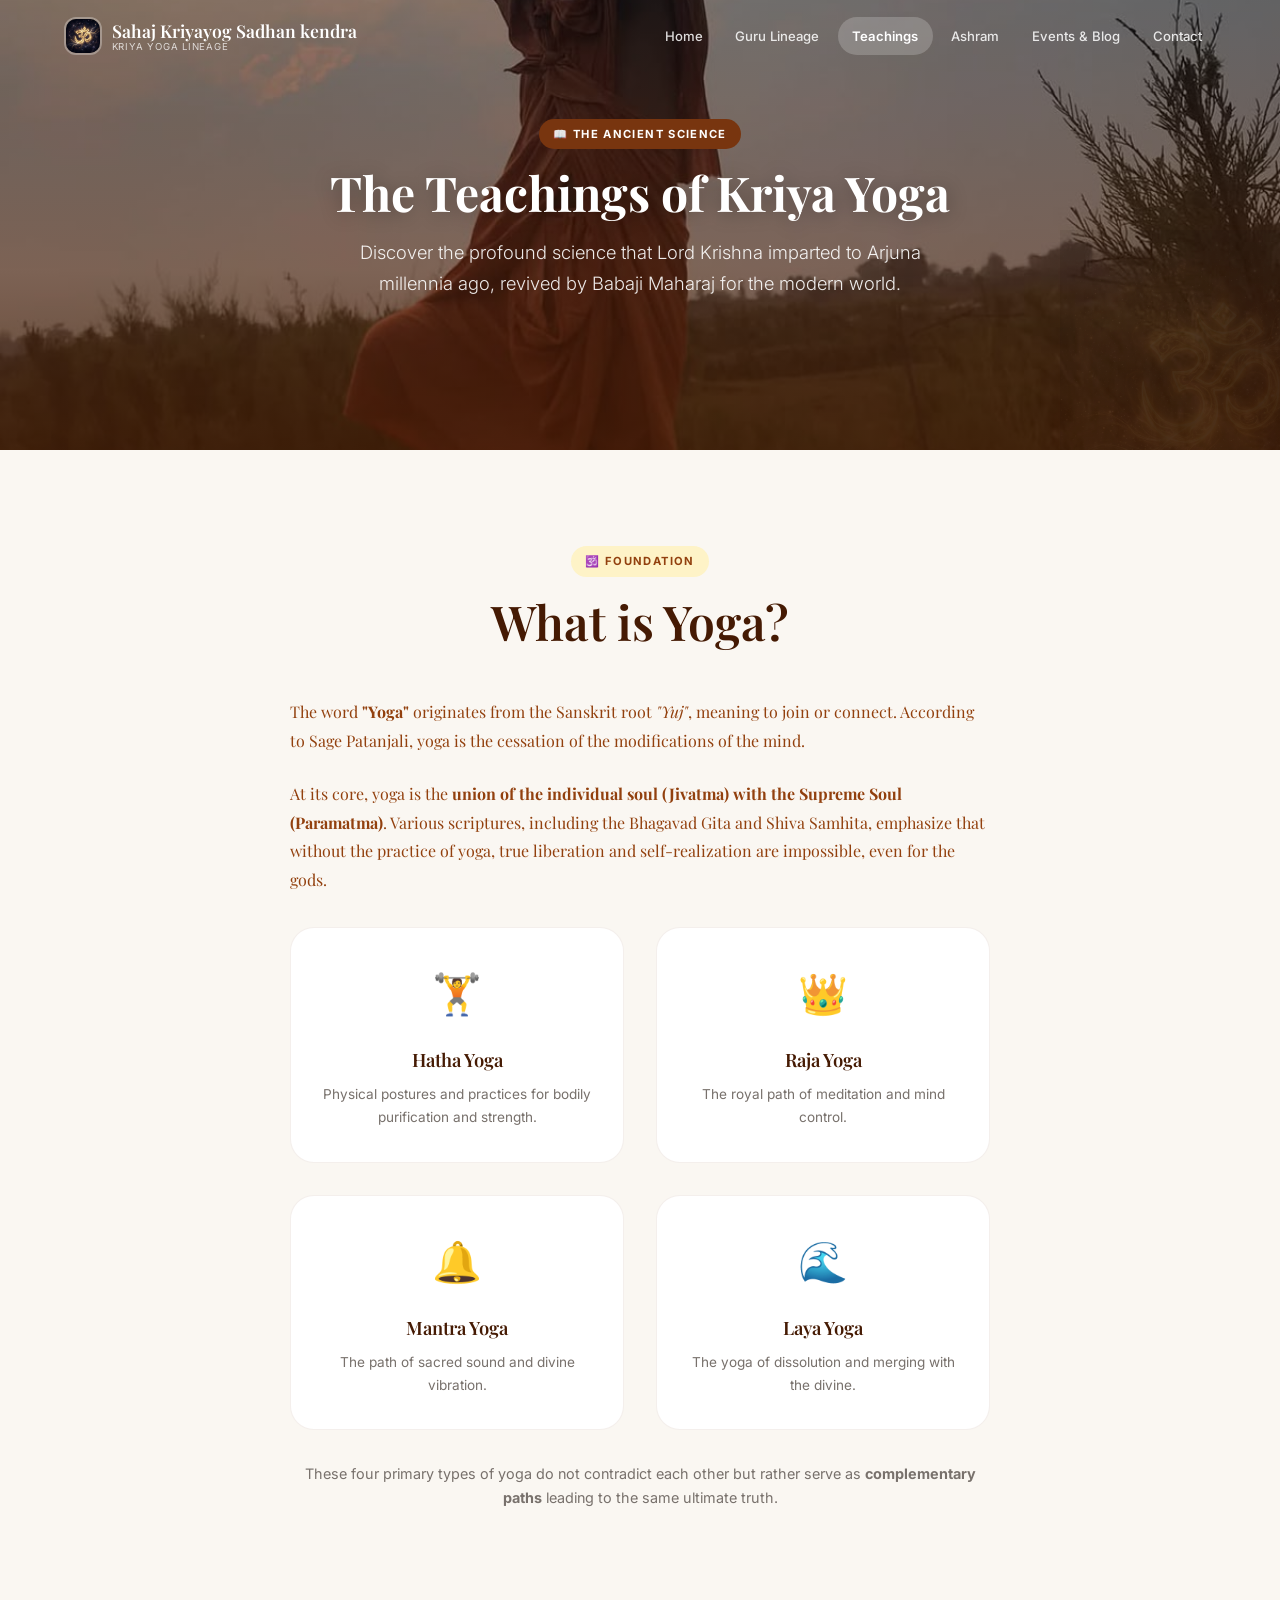
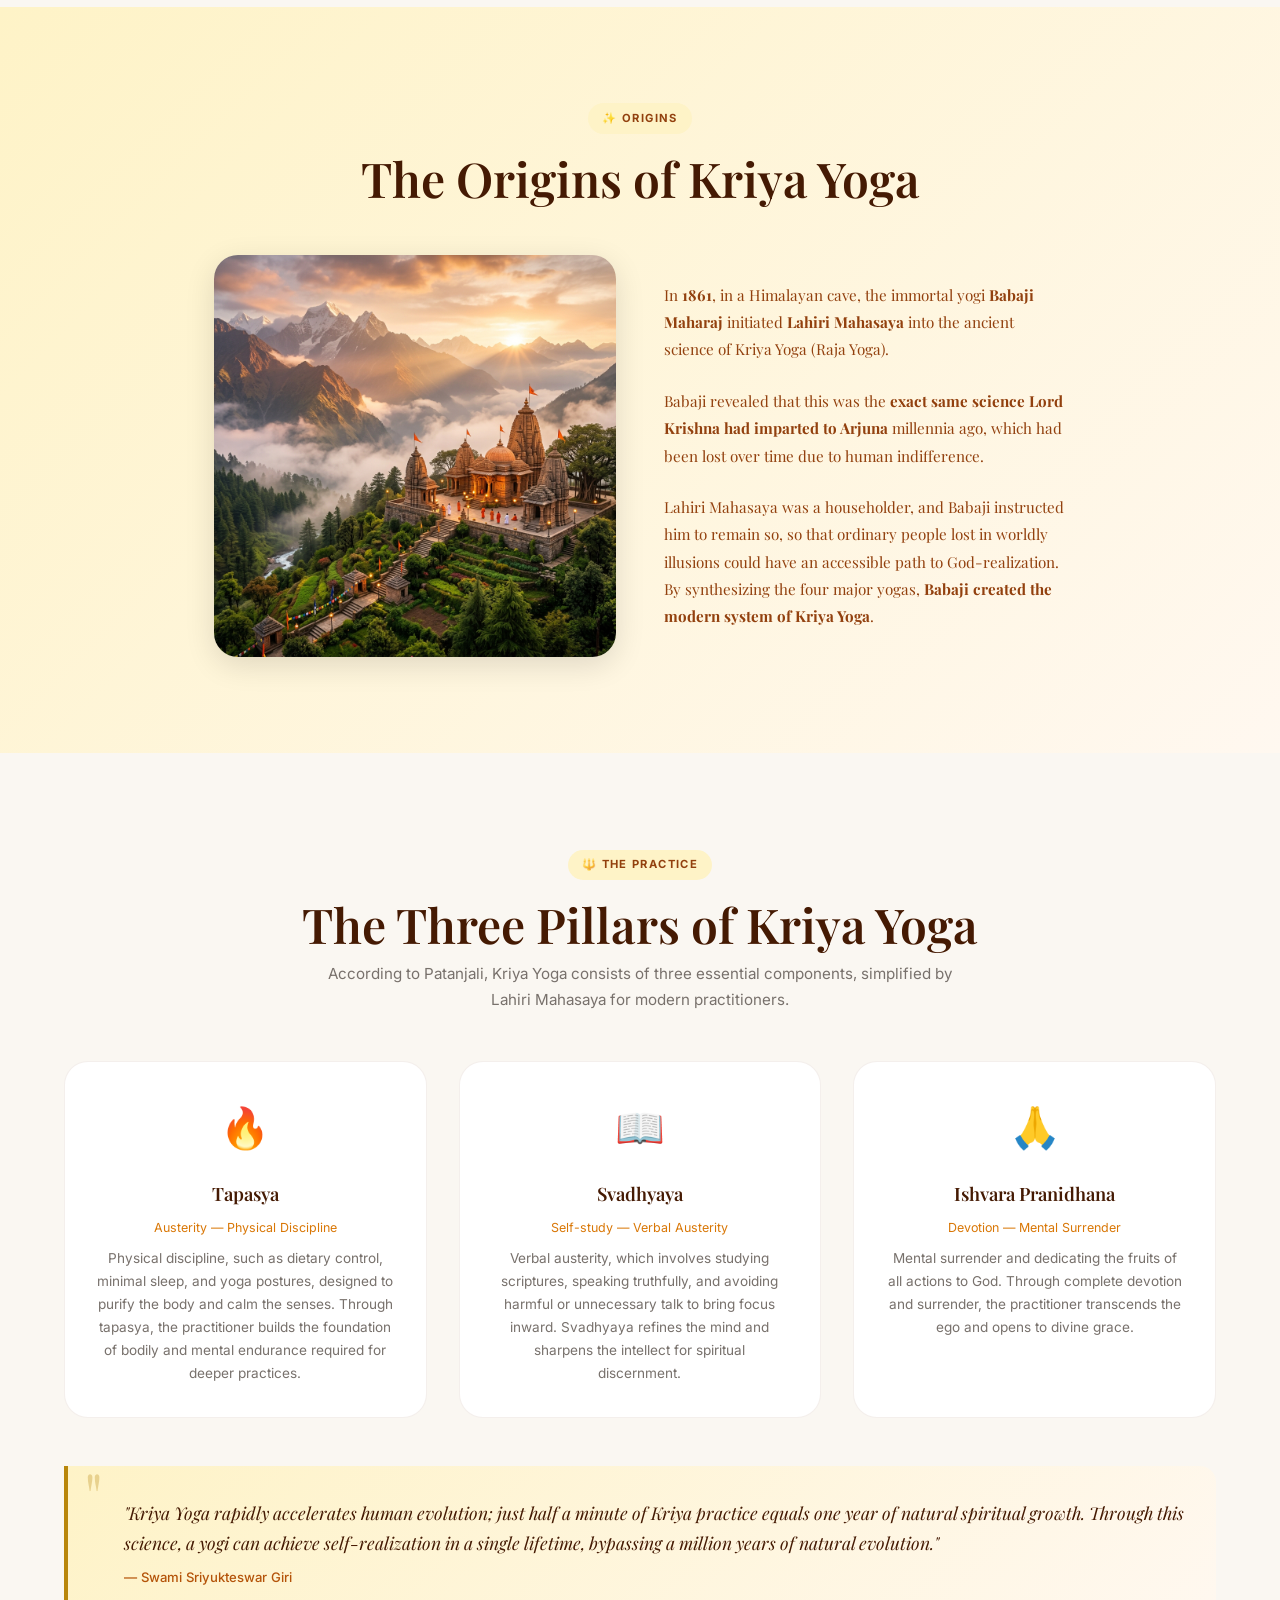
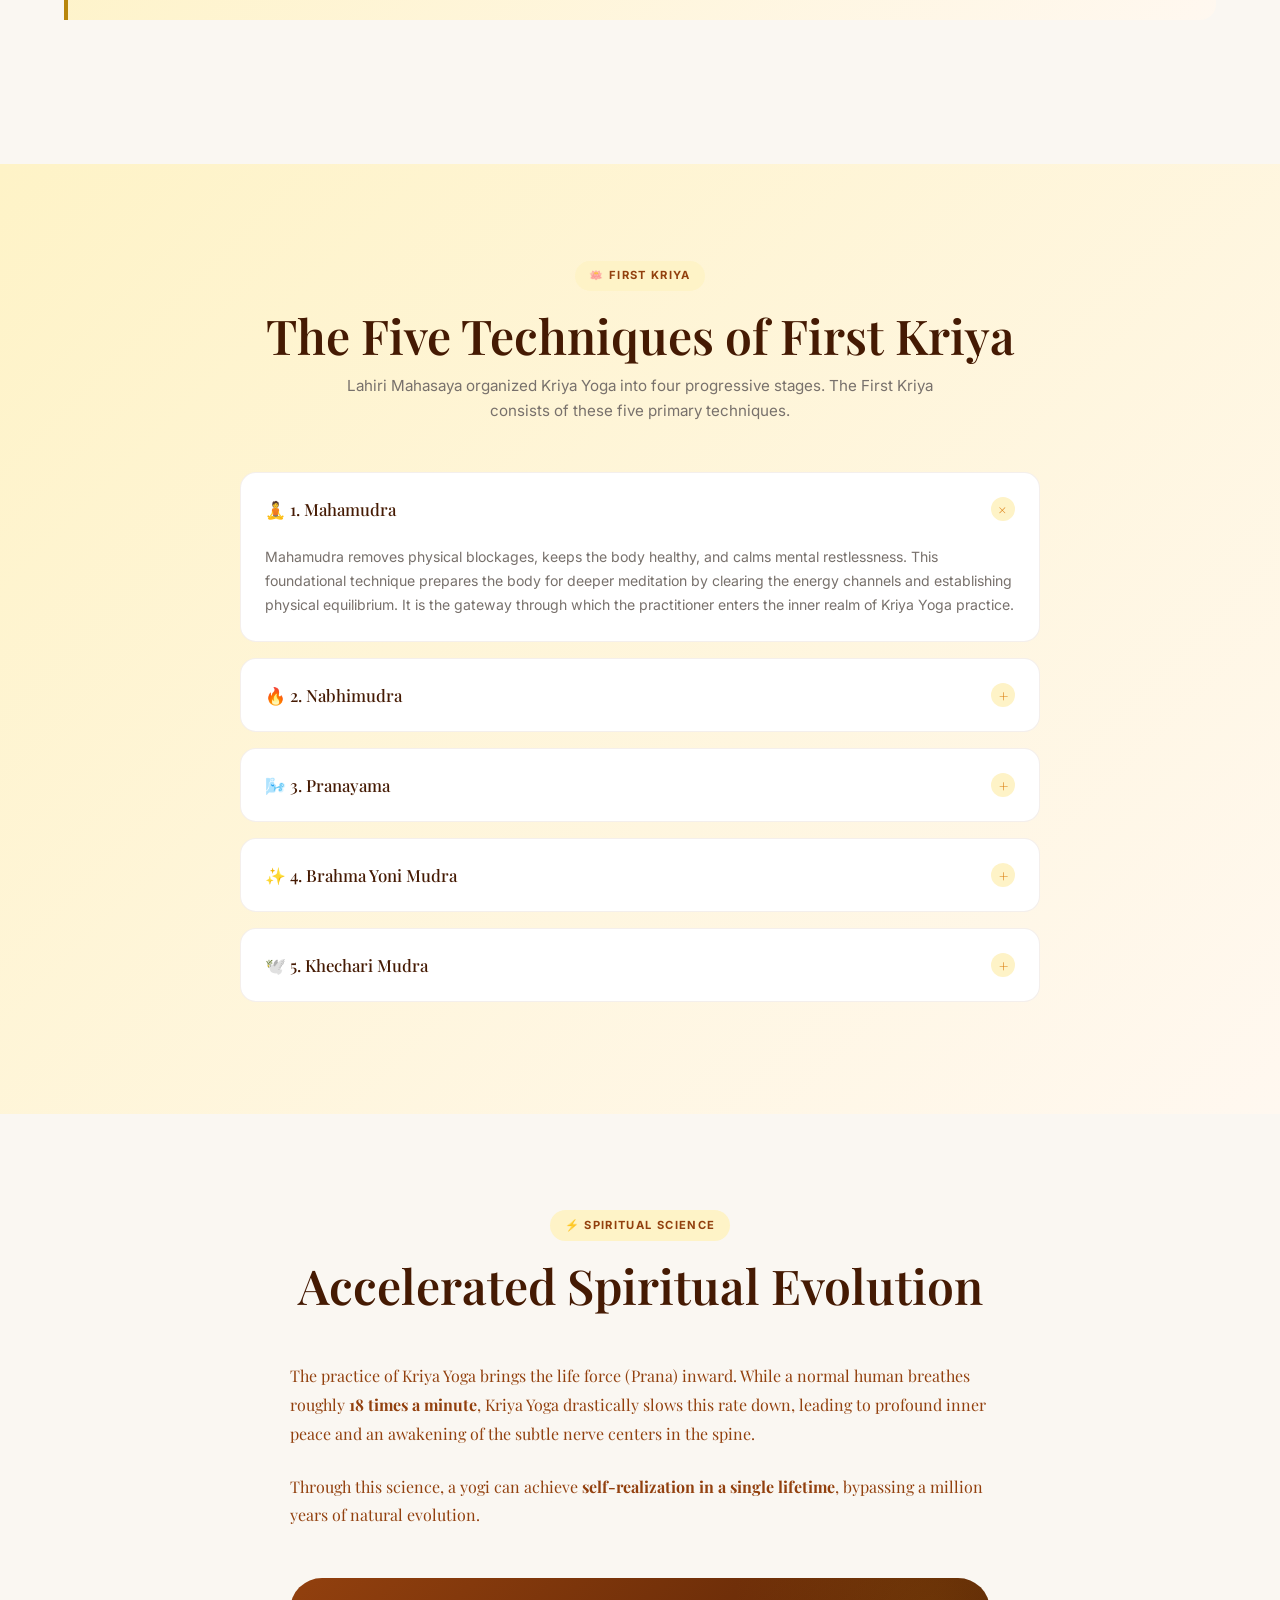
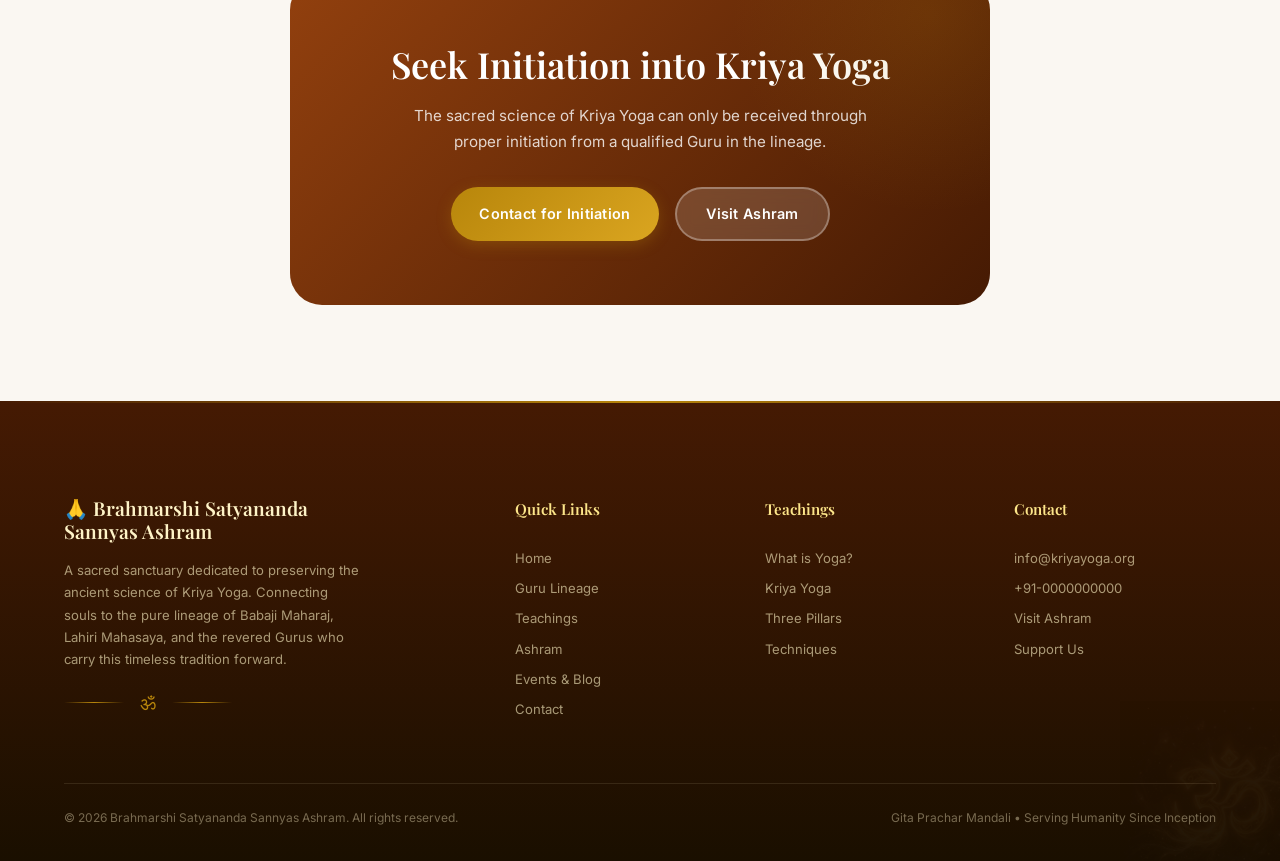
<file: teachings.html>
<!DOCTYPE html>
<html lang="en">
<head>
  <meta charset="UTF-8" />
  <meta name="viewport" content="width=device-width, initial-scale=1.0" />
  <title>Teachings — Kriya Yoga Science | Brahmarshi Ashram</title>
  <meta name="description" content="Explore the ancient science of Kriya Yoga — its origins, the Three Pillars, and the Five Techniques of First Kriya as taught by Lahiri Mahasaya." />
  <link rel="stylesheet" href="css/styles.css" />
</head>
<body>

  <main class="main-content">
    <!-- ============ HERO ============ -->
    <section class="hero hero-inner" id="teachings-hero">
      <div class="hero-bg" style="background-image: url('images/kriyayog.jpeg')"></div>
      <div class="hero-content">
        <span class="section-label section-label-dark">📖 The Ancient Science</span>
        <h1 class="hero-title">The Teachings of Kriya Yoga</h1>
        <p class="hero-subtitle">
          Discover the profound science that Lord Krishna imparted to Arjuna millennia ago, revived by Babaji Maharaj for the modern world.
        </p>
      </div>
      <img src="images/om-symbol.png" alt="" class="hero-om" aria-hidden="true" />
    </section>

    <!-- ============ WHAT IS YOGA ============ -->
    <section class="section-padding" id="what-is-yoga">
      <div class="container container-narrow">
        <div class="section-header reveal">
          <span class="section-label">🕉️ Foundation</span>
          <h2 class="heading-1">What is Yoga?</h2>
        </div>

        <div class="reveal" style="max-width: 700px; margin: 0 auto;">
          <p style="font-size: 1rem; color: var(--primary-800); line-height: 1.8; font-family: var(--font-serif); margin-bottom: var(--space-lg);">
            The word <strong>"Yoga"</strong> originates from the Sanskrit root <em>"Yuj"</em>, meaning to join or connect. According to Sage Patanjali, yoga is the cessation of the modifications of the mind.
          </p>
          <p style="font-size: 1rem; color: var(--primary-800); line-height: 1.8; font-family: var(--font-serif); margin-bottom: var(--space-lg);">
            At its core, yoga is the <strong>union of the individual soul (Jivatma) with the Supreme Soul (Paramatma)</strong>. Various scriptures, including the Bhagavad Gita and Shiva Samhita, emphasize that without the practice of yoga, true liberation and self-realization are impossible, even for the gods.
          </p>

          <div class="grid-2" style="margin-top: var(--space-xl);">
            <div class="teaching-card" id="yoga-type-hatha">
              <span class="teaching-card-icon">🏋️</span>
              <h3 class="teaching-card-title">Hatha Yoga</h3>
              <p class="teaching-card-desc">Physical postures and practices for bodily purification and strength.</p>
            </div>
            <div class="teaching-card" id="yoga-type-raja">
              <span class="teaching-card-icon">👑</span>
              <h3 class="teaching-card-title">Raja Yoga</h3>
              <p class="teaching-card-desc">The royal path of meditation and mind control.</p>
            </div>
            <div class="teaching-card" id="yoga-type-mantra">
              <span class="teaching-card-icon">🔔</span>
              <h3 class="teaching-card-title">Mantra Yoga</h3>
              <p class="teaching-card-desc">The path of sacred sound and divine vibration.</p>
            </div>
            <div class="teaching-card" id="yoga-type-laya">
              <span class="teaching-card-icon">🌊</span>
              <h3 class="teaching-card-title">Laya Yoga</h3>
              <p class="teaching-card-desc">The yoga of dissolution and merging with the divine.</p>
            </div>
          </div>

          <p class="reveal" style="font-size: 0.9rem; color: var(--text-secondary); line-height: 1.7; margin-top: var(--space-xl); text-align: center;">
            These four primary types of yoga do not contradict each other but rather serve as <strong>complementary paths</strong> leading to the same ultimate truth.
          </p>
        </div>
      </div>
    </section>

    <!-- ============ ORIGINS OF KRIYA YOGA ============ -->
    <section class="section-padding" style="background: linear-gradient(135deg, var(--primary-100), var(--bg-cream));" id="kriya-yoga">
      <div class="container container-narrow">
        <div class="section-header reveal">
          <span class="section-label">✨ Origins</span>
          <h2 class="heading-1">The Origins of Kriya Yoga</h2>
        </div>

        <div class="grid-2 reveal" style="align-items: center; gap: var(--space-2xl);">
          <div>
            <img src="images/hero-ashram.png" alt="Himalayan Cave" style="border-radius: var(--radius-xl); box-shadow: var(--shadow-lg); width: 100%;" />
          </div>
          <div>
            <p style="font-size: 0.95rem; color: var(--primary-800); line-height: 1.8; font-family: var(--font-serif); margin-bottom: var(--space-lg);">
              In <strong>1861</strong>, in a Himalayan cave, the immortal yogi <strong>Babaji Maharaj</strong> initiated <strong>Lahiri Mahasaya</strong> into the ancient science of Kriya Yoga (Raja Yoga).
            </p>
            <p style="font-size: 0.95rem; color: var(--primary-800); line-height: 1.8; font-family: var(--font-serif); margin-bottom: var(--space-lg);">
              Babaji revealed that this was the <strong>exact same science Lord Krishna had imparted to Arjuna</strong> millennia ago, which had been lost over time due to human indifference.
            </p>
            <p style="font-size: 0.95rem; color: var(--primary-800); line-height: 1.8; font-family: var(--font-serif);">
              Lahiri Mahasaya was a householder, and Babaji instructed him to remain so, so that ordinary people lost in worldly illusions could have an accessible path to God-realization. By synthesizing the four major yogas, <strong>Babaji created the modern system of Kriya Yoga</strong>.
            </p>
          </div>
        </div>
      </div>
    </section>

    <!-- ============ THREE PILLARS ============ -->
    <section class="section-padding" id="three-pillars">
      <div class="container">
        <div class="section-header reveal">
          <span class="section-label">🔱 The Practice</span>
          <h2 class="heading-1">The Three Pillars of Kriya Yoga</h2>
          <p class="subheading">
            According to Patanjali, Kriya Yoga consists of three essential components, simplified by Lahiri Mahasaya for modern practitioners.
          </p>
        </div>

        <div class="grid-3 reveal" id="three-pillars-grid">
          <div class="teaching-card" id="teaching-tapasya">
            <span class="teaching-card-icon">🔥</span>
            <h3 class="teaching-card-title">Tapasya</h3>
            <p class="teaching-card-desc" style="font-size: 0.78rem; color: var(--accent); margin-bottom: 0.5rem;">Austerity — Physical Discipline</p>
            <p class="teaching-card-desc">
              Physical discipline, such as dietary control, minimal sleep, and yoga postures, designed to purify the body and calm the senses. Through tapasya, the practitioner builds the foundation of bodily and mental endurance required for deeper practices.
            </p>
          </div>
          <div class="teaching-card" id="teaching-svadhyaya">
            <span class="teaching-card-icon">📖</span>
            <h3 class="teaching-card-title">Svadhyaya</h3>
            <p class="teaching-card-desc" style="font-size: 0.78rem; color: var(--accent); margin-bottom: 0.5rem;">Self-study — Verbal Austerity</p>
            <p class="teaching-card-desc">
              Verbal austerity, which involves studying scriptures, speaking truthfully, and avoiding harmful or unnecessary talk to bring focus inward. Svadhyaya refines the mind and sharpens the intellect for spiritual discernment.
            </p>
          </div>
          <div class="teaching-card" id="teaching-ishvara">
            <span class="teaching-card-icon">🙏</span>
            <h3 class="teaching-card-title">Ishvara Pranidhana</h3>
            <p class="teaching-card-desc" style="font-size: 0.78rem; color: var(--accent); margin-bottom: 0.5rem;">Devotion — Mental Surrender</p>
            <p class="teaching-card-desc">
              Mental surrender and dedicating the fruits of all actions to God. Through complete devotion and surrender, the practitioner transcends the ego and opens to divine grace.
            </p>
          </div>
        </div>

        <div class="quote-block reveal" id="evolution-quote">
          <p>"Kriya Yoga rapidly accelerates human evolution; just half a minute of Kriya practice equals one year of natural spiritual growth. Through this science, a yogi can achieve self-realization in a single lifetime, bypassing a million years of natural evolution."</p>
          <cite>— Swami Sriyukteswar Giri</cite>
        </div>
      </div>
    </section>

    <!-- ============ FIVE TECHNIQUES ============ -->
    <section class="section-padding" style="background: linear-gradient(135deg, var(--primary-100), var(--bg-cream));" id="techniques">
      <div class="container">
        <div class="section-header reveal">
          <span class="section-label">🪷 First Kriya</span>
          <h2 class="heading-1">The Five Techniques of First Kriya</h2>
          <p class="subheading">
            Lahiri Mahasaya organized Kriya Yoga into four progressive stages. The First Kriya consists of these five primary techniques.
          </p>
        </div>

        <div class="accordion reveal" id="techniques-accordion">
          <div class="accordion-item" id="technique-mahamudra">
            <button class="accordion-header" id="accordion-btn-1">
              <span>🧘 1. Mahamudra</span>
              <span class="accordion-icon">+</span>
            </button>
            <div class="accordion-body">
              <p>
                Mahamudra removes physical blockages, keeps the body healthy, and calms mental restlessness. This foundational technique prepares the body for deeper meditation by clearing the energy channels and establishing physical equilibrium. It is the gateway through which the practitioner enters the inner realm of Kriya Yoga practice.
              </p>
            </div>
          </div>

          <div class="accordion-item" id="technique-nabhimudra">
            <button class="accordion-header" id="accordion-btn-2">
              <span>🔥 2. Nabhimudra</span>
              <span class="accordion-icon">+</span>
            </button>
            <div class="accordion-body">
              <p>
                Nabhimudra balances the fiery energy in the navel center, greatly aiding mental concentration. The navel is considered the seat of manipura chakra, the center of willpower and transformation. By mastering this mudra, the practitioner gains control over the digestive fire and channels the vital energy upward for higher spiritual purposes.
              </p>
            </div>
          </div>

          <div class="accordion-item" id="technique-pranayama">
            <button class="accordion-header" id="accordion-btn-3">
              <span>🌬️ 3. Pranayama</span>
              <span class="accordion-icon">+</span>
            </button>
            <div class="accordion-body">
              <p>
                Deep, conscious breathing that expands lung capacity, highly oxygenates the blood, and stills the breath by drawing the life force inward. While a normal human breathes roughly 18 times a minute, Kriya Pranayama drastically slows this rate down, leading to profound inner peace and an awakening of the subtle nerve centers in the spine. This is the central practice of Kriya Yoga.
              </p>
            </div>
          </div>

          <div class="accordion-item" id="technique-brahmayoni">
            <button class="accordion-header" id="accordion-btn-4">
              <span>✨ 4. Brahma Yoni Mudra</span>
              <span class="accordion-icon">+</span>
            </button>
            <div class="accordion-body">
              <p>
                This sacred mudra enables the practitioner to hear the divine cosmic sound (Anahata/Om) and perceive the divine light. Through this technique, the yogi connects directly with the primordial vibration of the universe, experiencing the sound and light that pervade all creation. It is a gateway to transcendental consciousness.
              </p>
            </div>
          </div>

          <div class="accordion-item" id="technique-khechari">
            <button class="accordion-header" id="accordion-btn-5">
              <span>🕊️ 5. Khechari Mudra</span>
              <span class="accordion-icon">+</span>
            </button>
            <div class="accordion-body">
              <p>
                Often beginning with 'Talavya Kriya', Khechari Mudra involves moving in the "inner space" and is likened to riding the divine chariot of Arjuna. This advanced technique allows the practitioner to access higher states of consciousness by directing the life force through the inner spiritual pathways, culminating in a state of supreme bliss and liberation.
              </p>
            </div>
          </div>
        </div>
      </div>
    </section>

    <!-- ============ ACCELERATED EVOLUTION ============ -->
    <section class="section-padding" id="accelerated-evolution">
      <div class="container container-narrow">
        <div class="section-header reveal">
          <span class="section-label">⚡ Spiritual Science</span>
          <h2 class="heading-1">Accelerated Spiritual Evolution</h2>
        </div>

        <div class="reveal" style="max-width: 700px; margin: 0 auto;">
          <p style="font-size: 1rem; color: var(--primary-800); line-height: 1.8; font-family: var(--font-serif); margin-bottom: var(--space-lg);">
            The practice of Kriya Yoga brings the life force (Prana) inward. While a normal human breathes roughly <strong>18 times a minute</strong>, Kriya Yoga drastically slows this rate down, leading to profound inner peace and an awakening of the subtle nerve centers in the spine.
          </p>
          <p style="font-size: 1rem; color: var(--primary-800); line-height: 1.8; font-family: var(--font-serif); margin-bottom: var(--space-lg);">
            Through this science, a yogi can achieve <strong>self-realization in a single lifetime</strong>, bypassing a million years of natural evolution.
          </p>

          <div class="cta-banner reveal" style="margin-top: var(--space-2xl);" id="teachings-cta">
            <h2 class="heading-2">Seek Initiation into Kriya Yoga</h2>
            <p>
              The sacred science of Kriya Yoga can only be received through proper initiation from a qualified Guru in the lineage.
            </p>
            <div class="hero-actions">
              <a href="contact.html" class="btn btn-gold" id="teachings-cta-contact">Contact for Initiation</a>
              <a href="ashram.html" class="btn btn-secondary" id="teachings-cta-ashram">Visit Ashram</a>
            </div>
          </div>
        </div>
      </div>
    </section>
  </main>

  <script src="js/main.js"></script>
  <script src="js/teachings.js"></script>
</body>
</html>
</file>
<file: css/styles.css>
/* ============================================================
   KRIYAYOG ASHRAM — Complete Design System
   ============================================================ */

/* ---------- Google Fonts ---------- */
@import url('https://fonts.googleapis.com/css2?family=Playfair+Display:ital,wght@0,400;0,500;0,600;0,700;1,400;1,500&family=Inter:wght@300;400;500;600;700&display=swap');

/* ---------- CSS Custom Properties ---------- */
:root {
  /* Colors */
  --primary: #78350f;
  --primary-dark: #451a03;
  --primary-light: #fef3c7;
  --primary-100: #fef3c7;
  --primary-200: #fde68a;
  --primary-300: #fcd34d;
  --primary-400: #fbbf24;
  --primary-500: #f59e0b;
  --primary-600: #d97706;
  --primary-700: #b45309;
  --primary-800: #92400e;
  --primary-900: #78350f;
  --primary-950: #451a03;
  --accent: #d97706;
  --gold: #b8860b;
  --gold-light: #daa520;

  /* Backgrounds */
  --bg-warm: #FAF7F2;
  --bg-cream: #FFF8F0;
  --bg-card: #ffffff;
  --bg-dark: #1a0f00;

  /* Text */
  --text-primary: #292524;
  --text-secondary: #78716c;
  --text-light: #a8a29e;
  --text-on-dark: #fef3c7;

  /* Spacing */
  --space-xs: 0.25rem;
  --space-sm: 0.5rem;
  --space-md: 1rem;
  --space-lg: 1.5rem;
  --space-xl: 2rem;
  --space-2xl: 3rem;
  --space-3xl: 4rem;
  --space-4xl: 6rem;

  /* Border Radius */
  --radius-sm: 0.5rem;
  --radius-md: 0.75rem;
  --radius-lg: 1rem;
  --radius-xl: 1.5rem;
  --radius-2xl: 2rem;
  --radius-full: 9999px;

  /* Shadows */
  --shadow-sm: 0 1px 3px rgba(0, 0, 0, .08);
  --shadow-md: 0 4px 12px rgba(0, 0, 0, .1);
  --shadow-lg: 0 8px 30px rgba(0, 0, 0, .12);
  --shadow-xl: 0 15px 50px rgba(0, 0, 0, .15);
  --shadow-glow: 0 0 40px rgba(184, 134, 11, .2);

  /* Typography */
  --font-serif: 'Playfair Display', Georgia, serif;
  --font-sans: 'Inter', -apple-system, BlinkMacSystemFont, sans-serif;

  /* Transitions */
  --transition-fast: 150ms ease;
  --transition-base: 300ms ease;
  --transition-slow: 500ms ease;

  /* Header */
  --header-height: 72px;
}

/* ---------- Reset & Base ---------- */
*,
*::before,
*::after {
  margin: 0;
  padding: 0;
  box-sizing: border-box;
}

html {
  scroll-behavior: smooth;
  -webkit-text-size-adjust: 100%;
}

body {
  font-family: var(--font-sans);
  background-color: var(--bg-warm);
  color: var(--text-primary);
  line-height: 1.7;
  overflow-x: hidden;
  min-height: 100vh;
}

img {
  max-width: 100%;
  height: auto;
  display: block;
}

a {
  color: var(--accent);
  text-decoration: none;
  transition: color var(--transition-fast);
}

a:hover {
  color: var(--primary);
}

ul,
ol {
  list-style: none;
}

button {
  cursor: pointer;
  border: none;
  background: none;
  font-family: inherit;
}

input,
textarea,
select {
  font-family: inherit;
  font-size: inherit;
}

/* ---------- Utility Classes ---------- */
.container {
  width: 100%;
  max-width: 1200px;
  margin: 0 auto;
  padding: 0 var(--space-lg);
}

.container-narrow {
  max-width: 900px;
  margin: 0 auto;
  padding: 0 var(--space-lg);
}

.section-padding {
  padding: var(--space-4xl) 0;
}

.text-center {
  text-align: center;
}

.text-left {
  text-align: left;
}

.flex {
  display: flex;
}

.flex-col {
  flex-direction: column;
}

.flex-wrap {
  flex-wrap: wrap;
}

.items-center {
  align-items: center;
}

.justify-center {
  justify-content: center;
}

.justify-between {
  justify-content: space-between;
}

.gap-sm {
  gap: var(--space-sm);
}

.gap-md {
  gap: var(--space-md);
}

.gap-lg {
  gap: var(--space-lg);
}

.gap-xl {
  gap: var(--space-xl);
}

.gap-2xl {
  gap: var(--space-2xl);
}

/* ---------- Typography ---------- */
.heading-display {
  font-family: var(--font-serif);
  font-size: clamp(2.5rem, 5vw, 4rem);
  font-weight: 700;
  line-height: 1.15;
  color: var(--primary-dark);
  letter-spacing: -0.02em;
}

.heading-1 {
  font-family: var(--font-serif);
  font-size: clamp(2rem, 4vw, 3rem);
  font-weight: 600;
  line-height: 1.2;
  color: var(--primary-dark);
}

.heading-2 {
  font-family: var(--font-serif);
  font-size: clamp(1.5rem, 3vw, 2.25rem);
  font-weight: 600;
  line-height: 1.25;
  color: var(--primary-dark);
}

.heading-3 {
  font-family: var(--font-serif);
  font-size: clamp(1.25rem, 2.5vw, 1.5rem);
  font-weight: 500;
  line-height: 1.3;
  color: var(--primary-dark);
}

.subheading {
  font-family: var(--font-sans);
  font-size: 0.95rem;
  color: var(--text-secondary);
  line-height: 1.7;
  max-width: 640px;
}

.section-label {
  display: inline-flex;
  align-items: center;
  gap: 0.4rem;
  font-size: 0.7rem;
  font-weight: 700;
  text-transform: uppercase;
  letter-spacing: 0.12em;
  background: var(--primary-100);
  color: var(--primary-800);
  padding: 0.35rem 0.9rem;
  border-radius: var(--radius-full);
  margin-bottom: var(--space-md);
}

.section-label-dark {
  background: var(--primary-900);
  color: #fff;
}

.section-header {
  text-align: center;
  margin-bottom: var(--space-2xl);
}

.section-header .subheading {
  margin: var(--space-sm) auto 0;
}

/* ---------- Buttons ---------- */
.btn {
  display: inline-flex;
  align-items: center;
  justify-content: center;
  gap: 0.5rem;
  padding: 0.8rem 1.8rem;
  border-radius: var(--radius-full);
  font-weight: 600;
  font-size: 0.9rem;
  letter-spacing: 0.02em;
  transition: all var(--transition-base);
  position: relative;
  overflow: hidden;
}

.btn-primary {
  background: linear-gradient(135deg, var(--primary-600), var(--primary-800));
  color: #fff;
  box-shadow: 0 4px 15px rgba(120, 53, 15, .3);
}

.btn-primary:hover {
  transform: translateY(-2px);
  box-shadow: 0 6px 25px rgba(120, 53, 15, .4);
  color: #fff;
}

.btn-secondary {
  background: rgba(255, 255, 255, .15);
  color: #fff;
  border: 2px solid rgba(255, 255, 255, .3);
  backdrop-filter: blur(8px);
}

.btn-secondary:hover {
  background: rgba(255, 255, 255, .25);
  color: #fff;
  transform: translateY(-2px);
}

.btn-outline {
  background: transparent;
  color: var(--primary-800);
  border: 2px solid var(--primary-300);
}

.btn-outline:hover {
  background: var(--primary-100);
  border-color: var(--primary-500);
  color: var(--primary-800);
}

.btn-gold {
  background: linear-gradient(135deg, var(--gold), var(--gold-light));
  color: #fff;
  box-shadow: 0 4px 15px rgba(184, 134, 11, .3);
}

.btn-gold:hover {
  transform: translateY(-2px);
  box-shadow: 0 6px 25px rgba(184, 134, 11, .4);
  color: #fff;
}

/* ---------- Cards ---------- */
.card {
  background: var(--bg-card);
  border-radius: var(--radius-xl);
  border: 1px solid rgba(120, 53, 15, .08);
  overflow: hidden;
  transition: all var(--transition-base);
}

.card:hover {
  transform: translateY(-4px);
  box-shadow: var(--shadow-lg);
}

.card-glass {
  background: rgba(255, 255, 255, .35);
  backdrop-filter: blur(16px);
  -webkit-backdrop-filter: blur(16px);
  border: 1px solid rgba(255, 255, 255, .25);
  border-radius: var(--radius-xl);
}

.card-body {
  padding: var(--space-lg);
}

.card-img {
  width: 100%;
  height: 240px;
  object-fit: cover;
}

/* ---------- Grid System ---------- */
.grid-2 {
  display: grid;
  grid-template-columns: repeat(2, 1fr);
  gap: var(--space-xl);
}

.grid-3 {
  display: grid;
  grid-template-columns: repeat(3, 1fr);
  gap: var(--space-xl);
}

.grid-4 {
  display: grid;
  grid-template-columns: repeat(4, 1fr);
  gap: var(--space-lg);
}

@media (max-width: 1024px) {
  .grid-4 {
    grid-template-columns: repeat(2, 1fr);
  }

  .grid-3 {
    grid-template-columns: repeat(2, 1fr);
  }
}

@media (max-width: 640px) {

  .grid-2,
  .grid-3,
  .grid-4 {
    grid-template-columns: 1fr;
  }
}

/* ============================================================
   HEADER / NAVIGATION
   ============================================================ */
.site-header {
  position: fixed;
  top: 0;
  left: 0;
  right: 0;
  z-index: 1000;
  height: var(--header-height);
  display: flex;
  align-items: center;
  transition: all var(--transition-base);
  background: transparent;
}

.site-header.scrolled {
  background: rgba(255, 248, 240, .95);
  backdrop-filter: blur(12px);
  -webkit-backdrop-filter: blur(12px);
  box-shadow: 0 2px 20px rgba(0, 0, 0, .08);
}

.header-inner {
  display: flex;
  align-items: center;
  justify-content: space-between;
  width: 100%;
  max-width: 1200px;
  margin: 0 auto;
  padding: 0 var(--space-lg);
}

.logo {
  display: flex;
  align-items: center;
  gap: 0.6rem;
  text-decoration: none;
  color: #fff;
  transition: color var(--transition-fast);
}

.site-header.scrolled .logo {
  color: var(--primary-dark);
}

.logo-icon {
  width: 38px;
  height: 38px;
  border-radius: var(--radius-md);
  object-fit: cover;
  border: 2px solid rgba(255, 255, 255, .3);
}

.site-header.scrolled .logo-icon {
  border-color: var(--primary-200);
}

.logo-text {
  font-family: var(--font-serif);
  font-size: 1.1rem;
  font-weight: 600;
  line-height: 1.2;
}

.logo-text small {
  display: block;
  font-family: var(--font-sans);
  font-size: 0.6rem;
  font-weight: 400;
  opacity: 0.75;
  letter-spacing: 0.08em;
  text-transform: uppercase;
}

.nav-desktop {
  display: flex;
  align-items: center;
  gap: var(--space-xs);
}

.nav-link {
  padding: 0.5rem 0.9rem;
  border-radius: var(--radius-full);
  font-size: 0.82rem;
  font-weight: 500;
  color: rgba(255, 255, 255, .85);
  transition: all var(--transition-fast);
  text-decoration: none;
}

.nav-link:hover {
  background: rgba(255, 255, 255, .15);
  color: #fff;
}

.site-header.scrolled .nav-link {
  color: var(--text-secondary);
}

.site-header.scrolled .nav-link:hover {
  background: var(--primary-100);
  color: var(--primary-800);
}

.nav-link.active {
  background: rgba(255, 255, 255, .2);
  color: #fff;
  font-weight: 600;
}

.site-header.scrolled .nav-link.active {
  background: var(--primary-100);
  color: var(--primary-800);
}

/* Hamburger */
.hamburger {
  display: none;
  flex-direction: column;
  gap: 5px;
  padding: 8px;
  cursor: pointer;
  z-index: 1010;
}

.hamburger span {
  display: block;
  width: 24px;
  height: 2px;
  background: #fff;
  border-radius: 2px;
  transition: all var(--transition-base);
}

.site-header.scrolled .hamburger span {
  background: var(--primary-dark);
}

.hamburger.open span:nth-child(1) {
  transform: rotate(45deg) translate(5px, 5px);
}

.hamburger.open span:nth-child(2) {
  opacity: 0;
}

.hamburger.open span:nth-child(3) {
  transform: rotate(-45deg) translate(5px, -5px);
}

/* Mobile Nav */
.nav-mobile {
  position: fixed;
  top: 0;
  right: -100%;
  width: 300px;
  height: 100vh;
  background: var(--bg-cream);
  z-index: 1005;
  padding: 100px var(--space-xl) var(--space-xl);
  transition: right var(--transition-slow);
  box-shadow: -5px 0 30px rgba(0, 0, 0, .1);
  display: flex;
  flex-direction: column;
  gap: var(--space-sm);
}

.nav-mobile.open {
  right: 0;
}

.nav-mobile .nav-link {
  color: var(--text-primary);
  font-size: 1rem;
  padding: 0.8rem var(--space-md);
  border-radius: var(--radius-md);
}

.nav-mobile .nav-link:hover {
  background: var(--primary-100);
  color: var(--primary-800);
}

.nav-mobile .nav-link.active {
  background: var(--primary-100);
  color: var(--primary-800);
  font-weight: 600;
}

.mobile-overlay {
  position: fixed;
  inset: 0;
  background: rgba(0, 0, 0, .4);
  z-index: 1004;
  opacity: 0;
  pointer-events: none;
  transition: opacity var(--transition-base);
}

.mobile-overlay.open {
  opacity: 1;
  pointer-events: auto;
}

@media (max-width: 768px) {
  .nav-desktop {
    display: none;
  }

  .hamburger {
    display: flex;
  }
}

/* ============================================================
   HERO SECTIONS
   ============================================================ */
.hero {
  position: relative;
  min-height: 100vh;
  display: flex;
  align-items: center;
  justify-content: center;
  text-align: center;
  color: #fff;
  overflow: hidden;
}

.hero-bg {
  position: absolute;
  inset: 0;
  background-size: cover;
  background-position: center;
  z-index: 0;
  transition: opacity 1.2s ease;
}

.hero-bg::after {
  content: '';
  position: absolute;
  inset: 0;
  background: linear-gradient(180deg,
      rgba(0, 0, 0, .45) 0%,
      rgba(69, 26, 3, .55) 60%,
      rgba(69, 26, 3, .75) 100%);
}

.hero-content {
  position: relative;
  z-index: 2;
  max-width: 800px;
  padding: 0 var(--space-lg);
  animation: fadeInUp 1s ease forwards;
  color: #fff;
}

.hero-title {
  font-family: var(--font-serif);
  font-size: clamp(2.2rem, 5.5vw, 3.8rem);
  font-weight: 700;
  line-height: 1.15;
  margin-bottom: var(--space-md);
  text-shadow: 0 2px 20px rgba(0, 0, 0, .3);
}

.hero-subtitle {
  font-size: clamp(0.9rem, 2vw, 1.15rem);
  line-height: 1.7;
  opacity: 0.9;
  max-width: 600px;
  margin: 0 auto var(--space-xl);
  font-weight: 300;
}

.hero-actions {
  display: flex;
  gap: var(--space-md);
  justify-content: center;
  flex-wrap: wrap;
}

/* Hero Om decoration */
.hero-om {
  position: absolute;
  bottom: -80px;
  right: -80px;
  width: 300px;
  height: 300px;
  opacity: 0.06;
  z-index: 1;
  animation: slowSpin 40s linear infinite;
}

/* Smaller hero for inner pages */
.hero-inner {
  min-height: 50vh;
}

.hero-inner .hero-title {
  font-size: clamp(1.8rem, 4vw, 3rem);
}

/* ---------- Hero Slider ---------- */
.hero-slider {
  position: relative;
  min-height: 100vh;
}

.hero-slide {
  position: absolute;
  inset: 0;
  opacity: 0;
  transition: opacity 1.2s ease;
  display: flex;
  align-items: center;
  justify-content: center;
}

.hero-slide.active {
  opacity: 1;
  z-index: 1;
}

.hero-slide .hero-bg {
  opacity: 1;
}

.hero-slide.active .hero-content {
  animation: fadeInUp 0.8s ease forwards;
}

.slider-dots {
  position: absolute;
  bottom: 2rem;
  left: 50%;
  transform: translateX(-50%);
  display: flex;
  gap: 0.6rem;
  z-index: 10;
}

.slider-dot {
  width: 10px;
  height: 10px;
  border-radius: 50%;
  background: rgba(255, 255, 255, .4);
  border: 2px solid rgba(255, 255, 255, .5);
  cursor: pointer;
  transition: all var(--transition-fast);
}

.slider-dot.active {
  background: #fff;
  transform: scale(1.3);
}

.scroll-indicator {
  position: absolute;
  bottom: 2rem;
  left: 50%;
  transform: translateX(-50%);
  z-index: 5;
  display: flex;
  flex-direction: column;
  align-items: center;
  gap: 0.5rem;
  color: rgba(255, 255, 255, .6);
  font-size: 0.7rem;
  letter-spacing: 0.1em;
  text-transform: uppercase;
  animation: bounce 2s infinite;
}

.scroll-indicator .arrow {
  width: 20px;
  height: 20px;
  border-right: 2px solid rgba(255, 255, 255, .5);
  border-bottom: 2px solid rgba(255, 255, 255, .5);
  transform: rotate(45deg);
}

/* ============================================================
   ABOUT / CONTENT SECTIONS
   ============================================================ */
.about-card {
  position: relative;
  border-radius: var(--radius-2xl);
  overflow: hidden;
  min-height: 480px;
  display: flex;
  align-items: center;
  background-size: cover;
  background-position: center;
}

.about-card-overlay {
  position: absolute;
  inset: 0;
  background: linear-gradient(135deg, rgba(69, 26, 3, .85) 0%, rgba(69, 26, 3, .5) 60%, transparent 100%);
}

.about-card-content {
  position: relative;
  z-index: 2;
  max-width: 600px;
  margin: var(--space-2xl);
  padding: var(--space-xl);
  background: rgba(255, 255, 255, .3);
  backdrop-filter: blur(16px);
  -webkit-backdrop-filter: blur(16px);
  border: 1px solid rgba(255, 255, 255, .2);
  border-radius: var(--radius-xl);
}

/* Feature grid */
.feature-grid {
  display: grid;
  grid-template-columns: repeat(2, 1fr);
  gap: var(--space-md);
  margin-top: var(--space-lg);
  padding-top: var(--space-lg);
  border-top: 1px solid rgba(69, 26, 3, .15);
}

.feature-item {
  display: flex;
  gap: 0.75rem;
  align-items: flex-start;
}

.feature-icon {
  padding: 0.5rem;
  background: rgba(120, 53, 15, .1);
  border-radius: var(--radius-md);
  font-size: 1.2rem;
  flex-shrink: 0;
}

.feature-title {
  font-family: var(--font-serif);
  font-size: 0.85rem;
  font-weight: 600;
  color: var(--primary-dark);
}

.feature-desc {
  font-size: 0.75rem;
  color: var(--text-secondary);
  margin-top: 0.2rem;
  line-height: 1.5;
}

@media (max-width: 640px) {
  .feature-grid {
    grid-template-columns: 1fr;
  }

  .about-card-content {
    margin: var(--space-md);
    padding: var(--space-lg);
  }
}

/* ============================================================
   GURU CARDS & LINEAGE
   ============================================================ */
.guru-card {
  background: var(--bg-card);
  border-radius: var(--radius-xl);
  border: 1px solid rgba(120, 53, 15, .08);
  overflow: hidden;
  transition: all var(--transition-base);
  position: relative;
}

.guru-card:hover {
  transform: translateY(-6px);
  box-shadow: var(--shadow-xl);
}

.guru-card-img {
  width: 100%;
  height: 280px;
  object-fit: cover;
  transition: transform var(--transition-slow);
}

.guru-card:hover .guru-card-img {
  transform: scale(1.05);
}

.guru-card-img-wrapper {
  overflow: hidden;
  position: relative;
}

.guru-card-img-wrapper::after {
  content: '';
  position: absolute;
  bottom: 0;
  left: 0;
  right: 0;
  height: 80px;
  background: linear-gradient(to top, var(--bg-card), transparent);
}

.guru-card-body {
  padding: var(--space-lg);
  padding-top: var(--space-sm);
}

.guru-card-era {
  font-size: 0.7rem;
  font-weight: 600;
  color: var(--accent);
  text-transform: uppercase;
  letter-spacing: 0.08em;
}

.guru-card-name {
  font-family: var(--font-serif);
  font-size: 1.2rem;
  font-weight: 600;
  color: var(--primary-dark);
  margin: 0.3rem 0;
  line-height: 1.3;
}

.guru-card-summary {
  font-size: 0.82rem;
  color: var(--text-secondary);
  line-height: 1.6;
}

.guru-card-disciple {
  font-size: 0.75rem;
  color: var(--primary-700);
  margin-top: 0.5rem;
  font-style: italic;
}

/* Guru Lineage Timeline */
.lineage-timeline {
  position: relative;
  max-width: 800px;
  margin: 0 auto;
  padding: var(--space-xl) 0;
}

.lineage-timeline::before {
  content: '';
  position: absolute;
  top: 0;
  bottom: 0;
  left: 50%;
  width: 3px;
  background: linear-gradient(to bottom, var(--gold-light), var(--primary-600), var(--gold-light));
  transform: translateX(-50%);
}

.lineage-item {
  display: flex;
  align-items: flex-start;
  margin-bottom: var(--space-2xl);
  position: relative;
}

.lineage-item:nth-child(even) {
  flex-direction: row-reverse;
}

.lineage-dot {
  position: absolute;
  left: 50%;
  transform: translateX(-50%);
  width: 20px;
  height: 20px;
  background: var(--gold);
  border: 3px solid var(--bg-warm);
  border-radius: 50%;
  z-index: 2;
  box-shadow: var(--shadow-glow);
}

.lineage-content {
  width: 45%;
  padding: var(--space-lg);
  background: var(--bg-card);
  border-radius: var(--radius-xl);
  border: 1px solid rgba(120, 53, 15, .08);
  box-shadow: var(--shadow-sm);
  transition: all var(--transition-base);
}

.lineage-content:hover {
  box-shadow: var(--shadow-lg);
  transform: translateY(-3px);
}

.lineage-item:nth-child(odd) .lineage-content {
  margin-right: auto;
}

.lineage-item:nth-child(even) .lineage-content {
  margin-left: auto;
}

.lineage-img {
  width: 80px;
  height: 80px;
  border-radius: 50%;
  object-fit: cover;
  border: 3px solid var(--primary-200);
  margin-bottom: var(--space-sm);
}

.lineage-name {
  font-family: var(--font-serif);
  font-size: 1.1rem;
  font-weight: 600;
  color: var(--primary-dark);
}

.lineage-era {
  font-size: 0.75rem;
  color: var(--accent);
  font-weight: 500;
}

.lineage-bio {
  font-size: 0.82rem;
  color: var(--text-secondary);
  margin-top: var(--space-sm);
  line-height: 1.6;
}

@media (max-width: 768px) {
  .lineage-timeline::before {
    left: 20px;
  }

  .lineage-item,
  .lineage-item:nth-child(even) {
    flex-direction: column;
    padding-left: 50px;
  }

  .lineage-dot {
    left: 20px;
  }

  .lineage-content {
    width: 100%;
  }
}

/* ============================================================
   TEACHINGS PAGE
   ============================================================ */
.teaching-card {
  background: var(--bg-card);
  border-radius: var(--radius-xl);
  padding: var(--space-xl);
  border: 1px solid rgba(120, 53, 15, .08);
  text-align: center;
  transition: all var(--transition-base);
}

.teaching-card:hover {
  transform: translateY(-4px);
  box-shadow: var(--shadow-lg);
  border-color: var(--primary-200);
}

.teaching-card-icon {
  font-size: 2.5rem;
  margin-bottom: var(--space-md);
  display: block;
}

.teaching-card-title {
  font-family: var(--font-serif);
  font-size: 1.15rem;
  font-weight: 600;
  color: var(--primary-dark);
  margin-bottom: var(--space-sm);
}

.teaching-card-desc {
  font-size: 0.85rem;
  color: var(--text-secondary);
  line-height: 1.7;
}

/* Technique Accordion */
.accordion {
  max-width: 800px;
  margin: 0 auto;
}

.accordion-item {
  background: var(--bg-card);
  border-radius: var(--radius-lg);
  border: 1px solid rgba(120, 53, 15, .08);
  margin-bottom: var(--space-md);
  overflow: hidden;
  transition: all var(--transition-base);
}

.accordion-item:hover {
  border-color: var(--primary-200);
}

.accordion-header {
  display: flex;
  align-items: center;
  justify-content: space-between;
  padding: var(--space-lg);
  cursor: pointer;
  transition: background var(--transition-fast);
  width: 100%;
  text-align: left;
  font-family: var(--font-serif);
  font-size: 1.05rem;
  font-weight: 500;
  color: var(--primary-dark);
}

.accordion-header:hover {
  background: var(--primary-100);
}

.accordion-icon {
  width: 24px;
  height: 24px;
  border-radius: 50%;
  background: var(--primary-100);
  display: flex;
  align-items: center;
  justify-content: center;
  font-size: 1rem;
  color: var(--primary-600);
  transition: transform var(--transition-base);
  flex-shrink: 0;
}

.accordion-item.open .accordion-icon {
  transform: rotate(45deg);
}

.accordion-body {
  max-height: 0;
  overflow: hidden;
  transition: max-height var(--transition-slow), padding var(--transition-slow);
}

.accordion-item.open .accordion-body {
  max-height: 400px;
  padding: 0 var(--space-lg) var(--space-lg);
}

.accordion-body p {
  font-size: 0.88rem;
  color: var(--text-secondary);
  line-height: 1.7;
}

/* Quote Block */
.quote-block {
  background: linear-gradient(135deg, var(--primary-100), var(--bg-cream));
  border-left: 4px solid var(--gold);
  border-radius: 0 var(--radius-lg) var(--radius-lg) 0;
  padding: var(--space-xl);
  margin: var(--space-2xl) 0;
  position: relative;
}

.quote-block::before {
  content: '"';
  font-family: var(--font-serif);
  font-size: 4rem;
  color: var(--gold);
  opacity: 0.3;
  position: absolute;
  top: -0.2rem;
  left: 1rem;
  line-height: 1;
}

.quote-block p {
  font-family: var(--font-serif);
  font-size: 1.1rem;
  font-style: italic;
  color: var(--primary-dark);
  line-height: 1.7;
  padding-left: var(--space-lg);
}

.quote-block cite {
  display: block;
  margin-top: var(--space-sm);
  padding-left: var(--space-lg);
  font-size: 0.82rem;
  color: var(--primary-700);
  font-style: normal;
  font-weight: 500;
}

/* ============================================================
   ASHRAM PAGE
   ============================================================ */
.schedule-table {
  width: 100%;
  border-collapse: separate;
  border-spacing: 0;
  border-radius: var(--radius-lg);
  overflow: hidden;
  border: 1px solid rgba(120, 53, 15, .1);
}

.schedule-table th {
  background: var(--primary-900);
  color: var(--primary-100);
  padding: var(--space-md) var(--space-lg);
  text-align: left;
  font-size: 0.82rem;
  font-weight: 600;
  text-transform: uppercase;
  letter-spacing: 0.06em;
}

.schedule-table td {
  padding: var(--space-md) var(--space-lg);
  border-bottom: 1px solid rgba(120, 53, 15, .06);
  font-size: 0.9rem;
}

.schedule-table tr:nth-child(even) td {
  background: rgba(254, 243, 199, .2);
}

.schedule-table tr:last-child td {
  border-bottom: none;
}

.facility-card {
  display: flex;
  align-items: center;
  gap: var(--space-md);
  padding: var(--space-lg);
  background: var(--bg-card);
  border-radius: var(--radius-lg);
  border: 1px solid rgba(120, 53, 15, .08);
  transition: all var(--transition-base);
}

.facility-card:hover {
  border-color: var(--primary-200);
  box-shadow: var(--shadow-md);
}

.facility-icon {
  width: 48px;
  height: 48px;
  background: var(--primary-100);
  border-radius: var(--radius-md);
  display: flex;
  align-items: center;
  justify-content: center;
  font-size: 1.4rem;
  flex-shrink: 0;
}

.facility-name {
  font-family: var(--font-serif);
  font-weight: 500;
  color: var(--primary-dark);
}

/* ============================================================
   EVENTS & BLOG
   ============================================================ */
.blog-card {
  display: flex;
  background: var(--bg-card);
  border-radius: var(--radius-xl);
  border: 1px solid rgba(120, 53, 15, .08);
  overflow: hidden;
  transition: all var(--transition-base);
}

.blog-card:hover {
  transform: translateY(-4px);
  box-shadow: var(--shadow-lg);
}

.blog-card-img {
  width: 240px;
  min-height: 200px;
  object-fit: cover;
  flex-shrink: 0;
}

.blog-card-body {
  padding: var(--space-lg);
  display: flex;
  flex-direction: column;
  justify-content: center;
}

.blog-card-meta {
  font-size: 0.75rem;
  color: var(--accent);
  font-weight: 500;
  margin-bottom: var(--space-sm);
}

.blog-card-title {
  font-family: var(--font-serif);
  font-size: 1.15rem;
  font-weight: 600;
  color: var(--primary-dark);
  margin-bottom: var(--space-sm);
  line-height: 1.3;
}

.blog-card-excerpt {
  font-size: 0.85rem;
  color: var(--text-secondary);
  line-height: 1.6;
}

@media (max-width: 640px) {
  .blog-card {
    flex-direction: column;
  }

  .blog-card-img {
    width: 100%;
    height: 200px;
  }
}

/* Coming Soon */
.coming-soon {
  text-align: center;
  padding: var(--space-4xl) var(--space-xl);
  background: linear-gradient(135deg, var(--primary-100), var(--bg-cream));
  border-radius: var(--radius-2xl);
  border: 2px dashed var(--primary-200);
}

.coming-soon-icon {
  font-size: 3rem;
  margin-bottom: var(--space-md);
  display: block;
}

/* ============================================================
   CONTACT PAGE
   ============================================================ */
.contact-form {
  max-width: 600px;
  margin: 0 auto;
}

.form-group {
  margin-bottom: var(--space-lg);
}

.form-label {
  display: block;
  font-size: 0.82rem;
  font-weight: 600;
  color: var(--primary-dark);
  margin-bottom: var(--space-sm);
}

.form-input,
.form-textarea {
  width: 100%;
  padding: 0.8rem 1rem;
  border: 2px solid rgba(120, 53, 15, .12);
  border-radius: var(--radius-md);
  background: var(--bg-card);
  font-size: 0.9rem;
  color: var(--text-primary);
  transition: all var(--transition-fast);
  outline: none;
}

.form-input:focus,
.form-textarea:focus {
  border-color: var(--primary-500);
  box-shadow: 0 0 0 3px rgba(245, 158, 11, .1);
}

.form-textarea {
  resize: vertical;
  min-height: 150px;
}

.contact-info-card {
  background: linear-gradient(135deg, var(--primary-900), var(--primary-dark));
  color: #fff;
  border-radius: var(--radius-2xl);
  padding: var(--space-2xl);
  display: flex;
  flex-direction: column;
  gap: var(--space-xl);
}

.contact-info-item {
  display: flex;
  gap: var(--space-md);
  align-items: flex-start;
}

.contact-info-icon {
  width: 44px;
  height: 44px;
  background: rgba(255, 255, 255, .1);
  border-radius: var(--radius-md);
  display: flex;
  align-items: center;
  justify-content: center;
  font-size: 1.2rem;
  flex-shrink: 0;
}

.contact-info-label {
  font-size: 0.75rem;
  opacity: 0.7;
  text-transform: uppercase;
  letter-spacing: 0.08em;
}

.contact-info-value {
  font-size: 0.95rem;
  margin-top: 0.2rem;
  line-height: 1.5;
}

/* ============================================================
   TESTIMONIAL SECTION
   ============================================================ */
.testimonial-card {
  background: var(--bg-card);
  border-radius: var(--radius-xl);
  padding: var(--space-xl);
  border: 1px solid rgba(120, 53, 15, .08);
  max-width: 600px;
  margin: 0 auto;
}

.testimonial-header {
  display: flex;
  align-items: center;
  gap: var(--space-md);
  margin-bottom: var(--space-md);
}

.testimonial-avatar {
  width: 50px;
  height: 50px;
  border-radius: 50%;
  object-fit: cover;
  border: 2px solid var(--primary-200);
}

.testimonial-name {
  font-weight: 600;
  font-size: 0.9rem;
  color: var(--primary-dark);
}

.testimonial-location {
  font-size: 0.75rem;
  color: var(--text-secondary);
}

.testimonial-stars {
  margin-left: auto;
  color: var(--gold);
  display: flex;
  gap: 2px;
  font-size: 0.9rem;
}

.testimonial-text {
  font-family: var(--font-serif);
  font-style: italic;
  font-size: 0.95rem;
  color: var(--primary-800);
  line-height: 1.7;
}

/* ============================================================
   FOOTER
   ============================================================ */
.site-footer {
  background: linear-gradient(180deg, var(--primary-dark), #1a0f00);
  color: var(--text-on-dark);
  padding: var(--space-4xl) 0 var(--space-xl);
  position: relative;
  overflow: hidden;
}

.site-footer::before {
  content: '';
  position: absolute;
  top: 0;
  left: 0;
  right: 0;
  height: 2px;
  background: linear-gradient(90deg, transparent, var(--gold), transparent);
}

.footer-grid {
  display: grid;
  grid-template-columns: 2fr 1fr 1fr 1fr;
  gap: var(--space-2xl);
  margin-bottom: var(--space-2xl);
}

.footer-brand {
  max-width: 300px;
}

.footer-brand .logo-text {
  font-family: var(--font-serif);
  font-size: 1.2rem;
  color: var(--primary-100);
  margin-bottom: var(--space-md);
}

.footer-brand p {
  font-size: 0.82rem;
  color: rgba(254, 243, 199, .6);
  line-height: 1.7;
}

.footer-heading {
  font-family: var(--font-serif);
  font-size: 0.95rem;
  font-weight: 600;
  color: var(--primary-200);
  margin-bottom: var(--space-lg);
}

.footer-links {
  display: flex;
  flex-direction: column;
  gap: var(--space-sm);
}

.footer-links a {
  font-size: 0.82rem;
  color: rgba(254, 243, 199, .6);
  transition: color var(--transition-fast);
}

.footer-links a:hover {
  color: var(--primary-200);
}

.footer-bottom {
  border-top: 1px solid rgba(254, 243, 199, .1);
  padding-top: var(--space-lg);
  display: flex;
  align-items: center;
  justify-content: space-between;
  flex-wrap: wrap;
  gap: var(--space-md);
}

.footer-bottom p {
  font-size: 0.75rem;
  color: rgba(254, 243, 199, .4);
}

.footer-om {
  position: absolute;
  bottom: -40px;
  right: -40px;
  width: 200px;
  height: 200px;
  opacity: 0.03;
  animation: slowSpin 60s linear infinite;
}

@media (max-width: 768px) {
  .footer-grid {
    grid-template-columns: 1fr 1fr;
  }

  .footer-brand {
    grid-column: 1 / -1;
  }
}

@media (max-width: 480px) {
  .footer-grid {
    grid-template-columns: 1fr;
  }
}

/* ============================================================
   CTA BANNER
   ============================================================ */
.cta-banner {
  background: linear-gradient(135deg, var(--primary-800), var(--primary-dark));
  border-radius: var(--radius-2xl);
  padding: var(--space-3xl) var(--space-2xl);
  text-align: center;
  color: #fff;
  position: relative;
  overflow: hidden;
}

.cta-banner::before {
  content: '';
  position: absolute;
  top: -50%;
  right: -20%;
  width: 400px;
  height: 400px;
  background: radial-gradient(circle, rgba(184, 134, 11, .15), transparent 70%);
  border-radius: 50%;
}

.cta-banner .heading-2 {
  color: #fff;
  margin-bottom: var(--space-md);
}

.cta-banner p {
  font-size: 0.95rem;
  opacity: 0.8;
  max-width: 500px;
  margin: 0 auto var(--space-xl);
}

/* ============================================================
   ANIMATIONS
   ============================================================ */
@keyframes fadeInUp {
  from {
    opacity: 0;
    transform: translateY(30px);
  }

  to {
    opacity: 1;
    transform: translateY(0);
  }
}

@keyframes fadeIn {
  from {
    opacity: 0;
  }

  to {
    opacity: 1;
  }
}

@keyframes slowSpin {
  from {
    transform: rotate(0deg);
  }

  to {
    transform: rotate(360deg);
  }
}

@keyframes bounce {

  0%,
  20%,
  50%,
  80%,
  100% {
    transform: translateX(-50%) translateY(0);
  }

  40% {
    transform: translateX(-50%) translateY(-8px);
  }

  60% {
    transform: translateX(-50%) translateY(-4px);
  }
}

@keyframes shimmer {
  0% {
    background-position: -1000px 0;
  }

  100% {
    background-position: 1000px 0;
  }
}

@keyframes pulse-glow {

  0%,
  100% {
    box-shadow: 0 0 20px rgba(184, 134, 11, .2);
  }

  50% {
    box-shadow: 0 0 40px rgba(184, 134, 11, .4);
  }
}

/* Scroll reveal animations */
.reveal {
  opacity: 0;
  transform: translateY(30px);
  transition: all 0.8s ease;
}

.reveal.visible {
  opacity: 1;
  transform: translateY(0);
}

.reveal-left {
  opacity: 0;
  transform: translateX(-40px);
  transition: all 0.8s ease;
}

.reveal-left.visible {
  opacity: 1;
  transform: translateX(0);
}

.reveal-right {
  opacity: 0;
  transform: translateX(40px);
  transition: all 0.8s ease;
}

.reveal-right.visible {
  opacity: 1;
  transform: translateX(0);
}

/* Decorative gold separator */
.gold-separator {
  display: flex;
  align-items: center;
  justify-content: center;
  gap: var(--space-md);
  margin: var(--space-2xl) 0;
}

.gold-separator::before,
.gold-separator::after {
  content: '';
  height: 1px;
  width: 60px;
  background: linear-gradient(90deg, transparent, var(--gold), transparent);
}

.gold-separator .om {
  font-size: 1.2rem;
  color: var(--gold);
}

/* Spacer utility */
.spacer-sm {
  height: var(--space-xl);
}

.spacer-md {
  height: var(--space-2xl);
}

.spacer-lg {
  height: var(--space-4xl);
}

/* Main content offset for fixed header */
.main-content {
  min-height: 100vh;
}

/* Page without hero - needs header offset */
.page-offset {
  padding-top: var(--header-height);
}

/* ============================================================
   RESPONSIVE POLISH
   ============================================================ */
@media (max-width: 768px) {
  :root {
    --space-4xl: 3rem;
    --space-3xl: 2.5rem;
  }

  .hero-title {
    font-size: clamp(1.8rem, 7vw, 2.5rem);
  }

  .hero-subtitle {
    font-size: 0.88rem;
  }
}

@media (max-width: 480px) {
  .container {
    padding: 0 var(--space-md);
  }

  .hero-actions {
    flex-direction: column;
    align-items: center;
  }

  .btn {
    width: 100%;
    max-width: 280px;
  }
}
</file>
